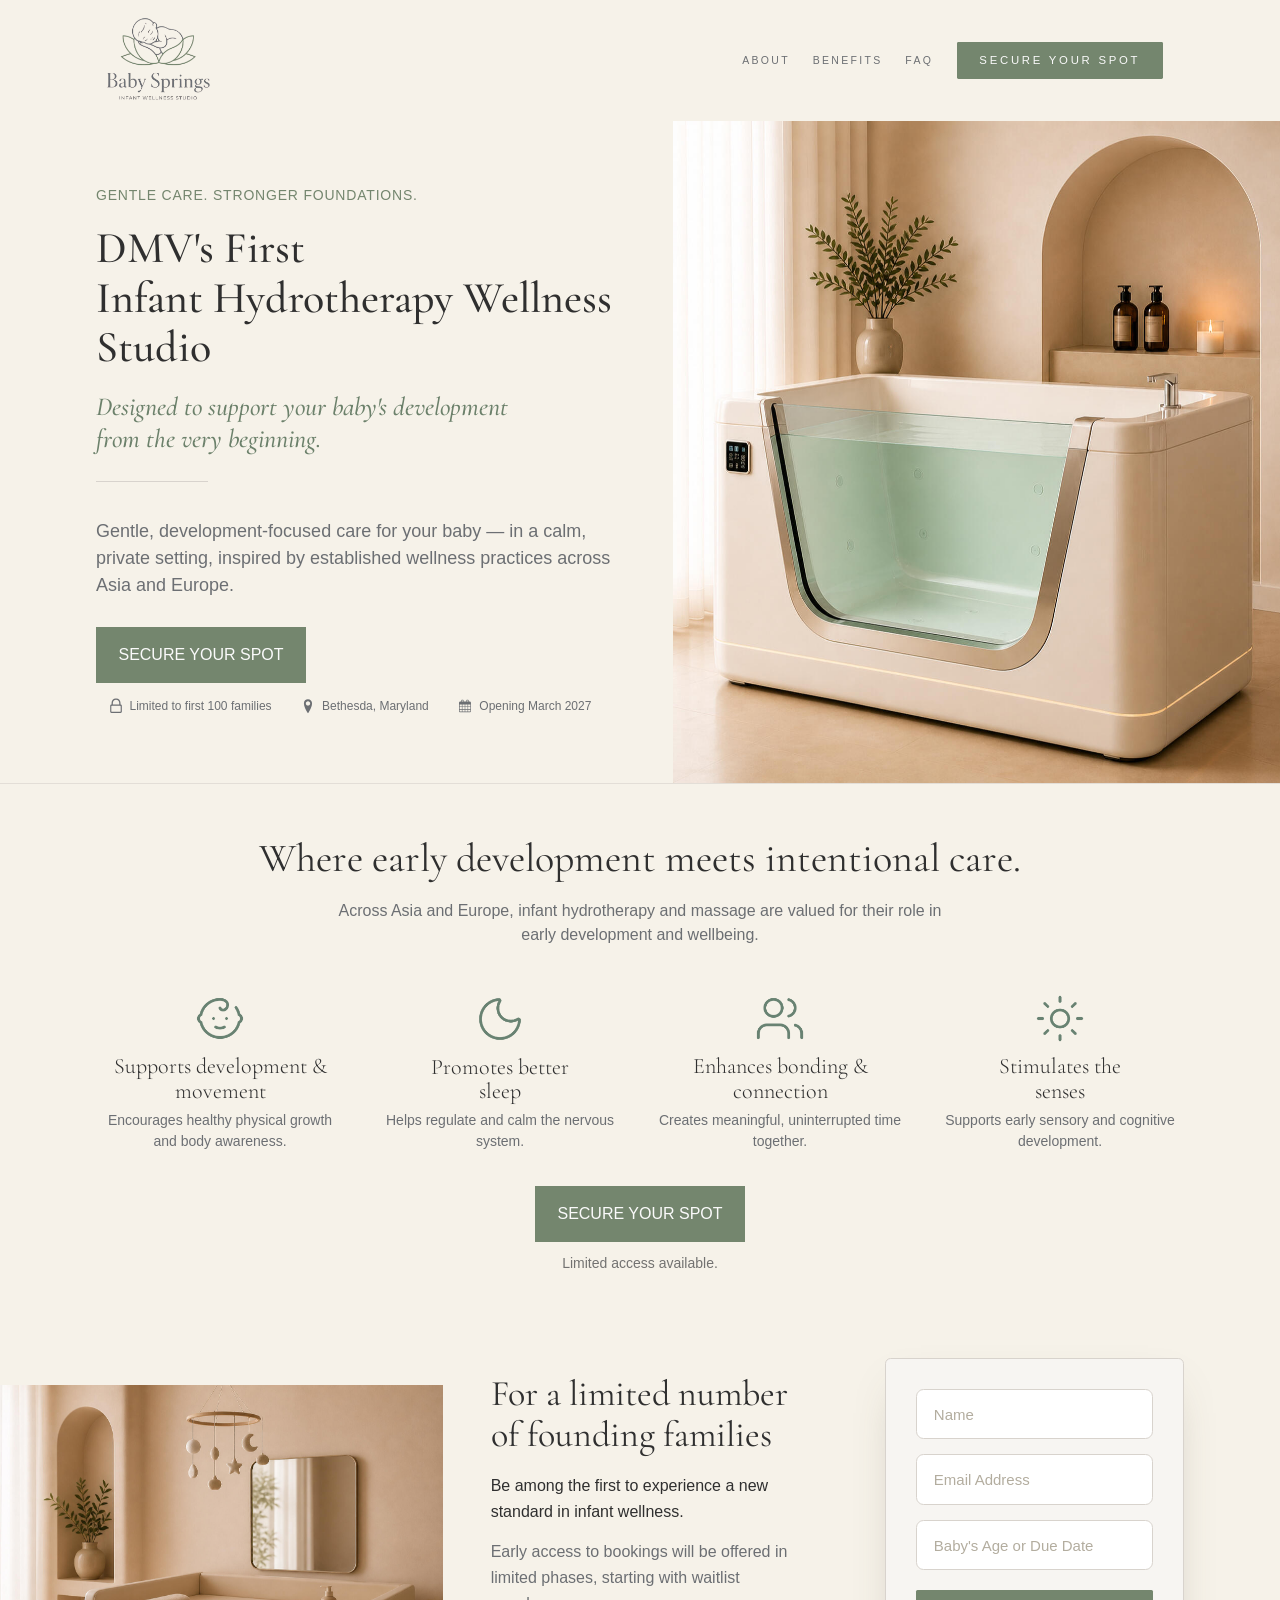
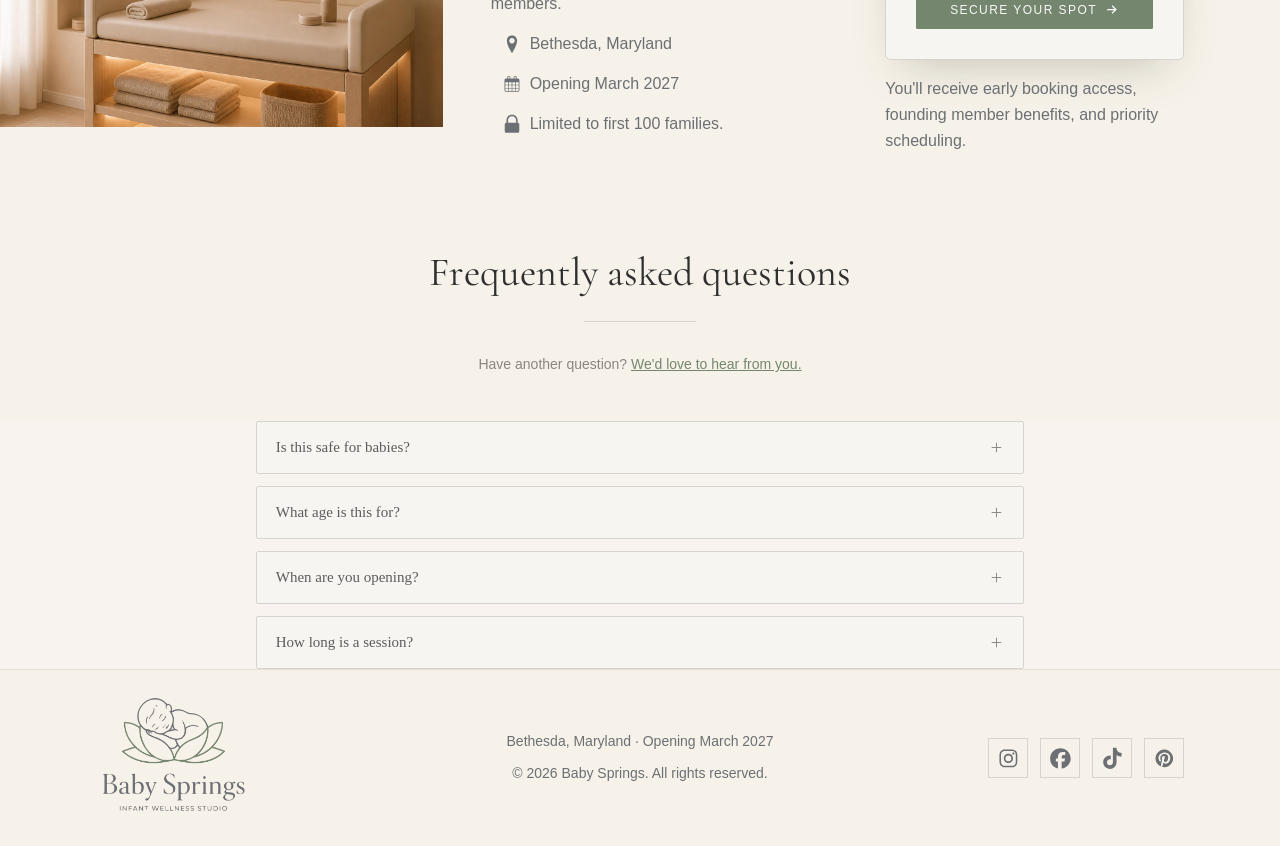
<file: index.html>
<!DOCTYPE HTML>
<html lang="en">
	<head>
		<title>Baby Springs — DMV&#039;s First Infant Hydrotherapy Wellness Studio</title>
		<meta charset="utf-8" />
		<meta name="viewport" content="width=device-width,initial-scale=1" />
		<meta name="color-scheme" content="light only" />
		<meta name="description" content="Gentle, development-focused infant hydrotherapy and wellness in Bethesda, Maryland. Join the founding waitlist. Opening March 2027." />
		<link rel="icon" type="image/png" href="assets/images/favicon.png" />
		<link rel="apple-touch-icon" href="assets/images/apple-touch-icon.png" />
		<link href="https://fonts.googleapis.com/css2?display=swap&family=Cormorant+Garamond:ital,wght@0,300;0,400;0,500;1,300;1,400;1,500" rel="stylesheet" type="text/css" />
		<link rel="stylesheet" href="assets/main.css" />
		<noscript><link rel="stylesheet" href="assets/noscript.css" /></noscript>
		<!-- qweoqwupeoiqwuewqe --><script type="text/javascript">
		(function(c,l,a,r,i,t,y){
		c[a]=c[a]||function(){(c[a].q=c[a].q||[]).push(arguments)};
		t=l.createElement(r);t.async=1;t.src="https://www.clarity.ms/tag/"+i;
		y=l.getElementsByTagName(r)[0];y.parentNode.insertBefore(t,y);
		})(window, document, "clarity", "script", "wqiiqhjcs1");
		</script><!-- mnbnbxmbzxmncbzxc -->
	</head>
	<body class="is-loading">
		<div class="site-wrapper">
			<div class="site-main" role="main">
				<div class="inner">
					<section id="home-section">
						<div id="container02" class="container-component instance-2 columns full screen">
							<div class="wrapper">
								<div class="inner">
									<div>
										<div id="image03" class="image-component instance-3">
											<a onclick="_scrollToTop();" tabindex="0" class="frame"><img src="assets/images/image03.png" alt="" /></a>
										</div>
									</div>
									<div>
										<div id="embed02" class="embed-component instance-2">
											<!-- qweoqwupeoiqwuewqe --><!-- Baby Springs — Nav Menu (sn-nav template, Carrd-safe) -->
											<link rel="preconnect" href="https://fonts.googleapis.com" />
											<link rel="preconnect" href="https://fonts.gstatic.com" crossorigin />
											
											<style>
											:root {
											--mbm-main-font: Arial, sans-serif;
											--mbm-font-size-base: 14px;
											--primary-color: #f7f5f2;
											--secondary-color: #2f2f2f;
											--muted-color: #6C6F73;
											--link-hover: #74866E;
											--button-bg: #74866E;
											--button-bg-hover: #5f7e6e;
											--button-text: #fafafa;
											--button-radius: 0.125em;
											--border-color: #d8d3cd;
											}
											
											.sn-nav *,
											.sn-nav *::before,
											.sn-nav *::after {
											box-sizing: border-box;
											margin: 0;
											padding: 0;
											}
											
											.sn-nav {
											background: transparent;
											padding: 0 1.5em;
											display: flex;
											align-items: center;
											justify-content: flex-end;
											font-family: var(--mbm-main-font);
											font-size: var(--mbm-font-size-base);
											height: 4.5em;
											position: relative;
											}
											
											.sn-menu {
											list-style: none;
											display: flex;
											align-items: center;
											gap: 0.5em;
											}
											
											.sn-menu li a {
											display: block;
											color: var(--muted-color);
											text-decoration: none;
											padding: 0.5em 0.75em;
											position: relative;
											font-family: var(--mbm-main-font);
											font-weight: 400;
											font-size: 0.75em;
											letter-spacing: 0.22em;
											text-transform: uppercase;
											transition: color 0.2s;
											}
											
											.sn-menu li a:hover {
											color: var(--link-hover);
											}
											
											.sn-menu li a::after {
											content: "";
											position: absolute;
											bottom: 0.125em;
											left: 50%;
											width: 0;
											height: 0.125em;
											background-color: var(--link-hover);
											transition: width 0.3s ease-in-out, left 0.3s ease-in-out;
											}
											
											.sn-menu li a:hover::after {
											width: calc(100% - 1.5em);
											left: 0.75em;
											}
											
											/* ---- CTA BUTTON ---- */
											.sn-menu li a.sn-button-style {
											background-color: var(--button-bg);
											color: var(--button-text);
											border-radius: var(--button-radius);
											padding: 1.15em 2em;
											margin-left: 0.75em;
											font-family: var(--mbm-main-font);
											font-weight: 400;
											font-size: 0.8125em;
											letter-spacing: 0.24em;
											text-transform: uppercase;
											transition: background-color 0.2s ease;
											}
											
											.sn-menu li a.sn-button-style:hover {
											background-color: var(--button-bg-hover);
											color: var(--button-text);
											}
											
											.sn-menu li a.sn-button-style::after {
											display: none;
											}
											
											/* Show desktop CTA only on desktop */
											.sn-cta-desktop { display: list-item; }
											.sn-cta-mobile { display: none; }
											
											/* ---- HAMBURGER ---- */
											.sn-hamburger {
											display: none;
											cursor: pointer;
											padding: 0.5em;
											}
											
											.sn-hamburger .sn-bar {
											display: block;
											width: 1.5em;
											height: 0.125em;
											background-color: var(--secondary-color);
											margin: 0.3125em 0;
											border-radius: 0.125em;
											transition: background-color 0.2s;
											}
											
											#sn-menu-toggle { display: none; }
											.sn-close-button { display: none; }
											
											/* ---- MOBILE ---- */
											@media (max-width: 768px) {
											.sn-nav {
											justify-content: flex-end;
											}
											
											.sn-hamburger { display: block; }
											
											/* Swap CTAs on mobile */
											.sn-cta-desktop { display: none; }
											.sn-cta-mobile { display: list-item; }
											
											.sn-menu {
											position: absolute;
											width: 100%;
											top: 4.5em;
											left: 0;
											background-color: var(--primary-color);
											border-top: 0.0625em solid var(--border-color);
											text-align: center;
											padding: 1.5em 0 2em;
											display: none;
											flex-direction: column;
											gap: 0;
											z-index: 999;
											box-shadow: 0 0.5em 1.5em #0000001A;
											}
											
											.sn-menu li { width: 100%; }
											
											.sn-menu li a {
											padding: 0.875em 1.5em;
											font-size: 0.75em;
											border-bottom: 0.0625em solid var(--border-color);
											color: var(--muted-color);
											}
											
											.sn-menu li a:hover {
											color: var(--link-hover);
											}
											
											.sn-menu li a::after { display: none; }
											
											.sn-menu li a.sn-button-style {
											margin: 1em 1.5em 0;
											width: calc(100% - 3em);
											border-radius: var(--button-radius);
											border-bottom: none;
											display: block;
											text-align: center;
											}
											
											#sn-menu-toggle:checked ~ .sn-menu { display: flex; }
											
											.sn-close-button {
											display: block;
											position: absolute;
											top: 1em;
											right: 1.5em;
											background: none;
											border: none;
											font-size: 1.25em;
											color: var(--secondary-color);
											cursor: pointer;
											font-family: var(--mbm-main-font);
											line-height: 1;
											}
											}
											</style>
											
											<nav class="sn-nav">
											<input type="checkbox" id="sn-menu-toggle" />
											<label for="sn-menu-toggle" class="sn-hamburger">
											<span class="sn-bar"></span>
											<span class="sn-bar"></span>
											<span class="sn-bar"></span>
											</label>
											<ul class="sn-menu">
											<button class="sn-close-button" type="button">&#x2715;</button>
											<li><a href="#about">About</a></li>
											
											<li><a href="#benefit">Benefits</a></li>
											<li><a href="#faq">FAQ</a></li>
											<li class="sn-cta-desktop"><a href="#spot" class="sn-button-style">Secure Your Spot</a></li>
											<li class="sn-cta-mobile"><a href="#spot-mobile" class="sn-button-style">Secure Your Spot</a></li>
											</ul>
											</nav>
											
											<unloaded-script>
											(function () {
											var toggle = document.getElementById("sn-menu-toggle");
											var closeBtn = document.querySelector(".sn-close-button");
											
											if (closeBtn) {
											closeBtn.addEventListener("click", function () {
											if (toggle) toggle.checked = false;
											});
											}
											
											document.querySelectorAll(".sn-menu a").forEach(function (link) {
											link.addEventListener("click", function () {
											if (toggle) toggle.checked = false;
											});
											});
											})();
											</unloaded-script><!-- mnbnbxmbzxmncbzxc -->
										</div>
									</div>
								</div>
							</div>
						</div>
						<div id="container12" data-scroll-id="about" data-scroll-behavior="default" data-scroll-offset="0" data-scroll-speed="3" class="container-component instance-12 columns full screen">
							<div class="wrapper">
								<div class="inner">
									<div>
										<p id="text26" class="text-component instance-26">Gentle Care. Stronger Foundations.</p>
										<h1 id="text30" class="text-component instance-30"><span class="p">DMV&#39;s First<br />Infant Hydrotherapy Wellness Studio</span></h1>
										<p id="text31" class="text-component instance-31"><em>Designed to support your baby&#39;s development from the very beginning.</em></p>
										<hr id="divider06" class="divider-component instance-6">
										<p id="text32" class="text-component instance-32">Gentle, development-focused care for your baby — in a calm, private setting, inspired by established wellness practices across Asia and Europe.</p>
										<ul id="buttons08" class="buttons-component instance-8" data-visibility="desktop">
											<li>
												<a href="#spot" class="n01" role="button">Secure Your Spot</a>
											</li>
										</ul>
										<ul id="buttons09" class="buttons-component instance-9" data-visibility="mobile">
											<li>
												<a href="#spot-mobile" class="n01" role="button">Secure Your Spot</a>
											</li>
										</ul>
										<ul id="buttons10" class="buttons-component instance-10">
											<li>
												<a  class="n01" role="button"><svg aria-labelledby="buttons10-icon-1-title"><title id="buttons10-icon-1-title">Lock (Alt)</title><use xlink:href="assets/icons.svg#lock-alt"></use></svg><span class="label">Limited to first 100 families</span></a>
											</li><li>
												<a  class="n02" role="button"><svg aria-labelledby="buttons10-icon-2-title"><title id="buttons10-icon-2-title">Location</title><use xlink:href="assets/icons.svg#location"></use></svg><span class="label">Bethesda, Maryland</span></a>
											</li><li>
												<a href="#" class="n03" role="button"><svg aria-labelledby="buttons10-icon-3-title"><title id="buttons10-icon-3-title">Calendar</title><use xlink:href="assets/icons.svg#calendar"></use></svg><span class="label">Opening March 2027</span></a>
											</li>
										</ul>
									</div>
									<div>
										<div id="image02" class="image-component instance-2 full">
											<span class="frame"><img src="assets/images/image02.jpg" alt="" /></span>
										</div>
									</div>
								</div>
							</div>
						</div>
						<div id="container09" data-scroll-id="benefit" data-scroll-behavior="default" data-scroll-offset="0" data-scroll-speed="3" class="container-component instance-9 default full screen">
							<div class="wrapper">
								<div class="inner">
									<hr id="divider04" class="divider-component instance-4">
								</div>
							</div>
						</div>
						<div id="container07" class="container-component instance-7 default full screen">
							<div class="wrapper">
								<div class="inner">
									<h2 id="text13" class="text-component instance-13">Where early development meets intentional care.</h2>
									<p id="text14" class="text-component instance-14">Across Asia and Europe, infant hydrotherapy and massage are valued for their role in early development and wellbeing.</p>
								</div>
							</div>
						</div>
						<div id="container01" class="container-component instance-1 columns full screen">
							<div class="wrapper">
								<div class="inner">
									<div>
										<div id="image07" class="image-component instance-7">
											<a onclick="_scrollToTop();" tabindex="0" class="frame"><img src="assets/images/image07.png" alt="" /></a>
										</div>
										<p id="text15" class="text-component instance-15">Supports development &amp; movement</p>
										<p id="text18" class="text-component instance-18">Encourages healthy physical growth and body awareness.</p>
									</div>
									<div>
										<div id="image08" class="image-component instance-8">
											<a onclick="_scrollToTop();" tabindex="0" class="frame"><img src="assets/images/image08.png" alt="" /></a>
										</div>
										<p id="text27" class="text-component instance-27" data-visibility="desktop"><span class="p">Promotes better<br />sleep</span></p>
										<p id="text16" class="text-component instance-16" data-visibility="mobile">Promotes better sleep</p>
										<p id="text19" class="text-component instance-19">Helps regulate and calm the nervous system.</p>
									</div>
									<div>
										<div id="image09" class="image-component instance-9">
											<a onclick="_scrollToTop();" tabindex="0" class="frame"><img src="assets/images/image09.png" alt="" /></a>
										</div>
										<p id="text17" class="text-component instance-17">Enhances bonding &amp; connection</p>
										<p id="text20" class="text-component instance-20">Creates meaningful, uninterrupted time together.</p>
									</div>
									<div>
										<div id="image06" class="image-component instance-6">
											<a onclick="_scrollToTop();" tabindex="0" class="frame"><img src="assets/images/image06.png" alt="" /></a>
										</div>
										<p id="text28" class="text-component instance-28" data-visibility="desktop"><span class="p">Stimulates the<br />senses</span></p>
										<p id="text06" class="text-component instance-6" data-visibility="mobile">Stimulates the senses</p>
										<p id="text10" class="text-component instance-10">Supports early sensory and cognitive development.</p>
									</div>
								</div>
							</div>
						</div>
						<div id="container05" class="container-component instance-5 default full screen">
							<div class="wrapper">
								<div class="inner">
									<hr id="divider03" class="divider-component instance-3" data-visibility="mobile">
									<ul id="buttons02" class="buttons-component instance-2" data-visibility="desktop">
										<li>
											<a href="#spot" class="n01" role="button">Secure Your Spot</a>
										</li>
									</ul>
									<ul id="buttons06" class="buttons-component instance-6" data-visibility="mobile">
										<li>
											<a href="#spot-mobile" class="n01" role="button">Secure Your Spot</a>
										</li>
									</ul>
									<p id="text05" class="text-component instance-5">Limited access available.</p>
									<hr id="divider05" class="divider-component instance-5">
								</div>
							</div>
						</div>
						<div id="container06" data-scroll-id="spot" data-scroll-behavior="default" data-scroll-offset="0" data-scroll-speed="3" class="container-component instance-6 columns full screen" data-visibility="desktop">
							<div class="wrapper">
								<div class="inner">
									<div>
										<div id="image01" class="image-component instance-1 full">
											<span class="frame"><img src="assets/images/image01.jpg" alt="" /></span>
										</div>
									</div>
									<div>
										<h3 id="text01" class="text-component instance-1"><span class="p">For a limited number<br />of founding families</span></h3>
										<p id="text09" class="text-component instance-9">Be among the first to experience a new standard in infant wellness.</p>
										<p id="text21" class="text-component instance-21">Early access to bookings will be offered in limited phases, starting with waitlist members.</p>
										<ul id="buttons01" class="buttons-component instance-1">
											<li>
												<a  class="n01" role="button"><svg aria-labelledby="buttons01-icon-1-title"><title id="buttons01-icon-1-title">Location</title><use xlink:href="assets/icons.svg#location"></use></svg><span class="label">Bethesda, Maryland</span></a>
											</li><li>
												<a href="#" class="n02" role="button"><svg aria-labelledby="buttons01-icon-2-title"><title id="buttons01-icon-2-title">Calendar</title><use xlink:href="assets/icons.svg#calendar"></use></svg><span class="label">Opening March 2027</span></a>
											</li><li>
												<a  class="n03" role="button"><svg aria-labelledby="buttons01-icon-3-title"><title id="buttons01-icon-3-title">Lock</title><use xlink:href="assets/icons.svg#lock"></use></svg><span class="label">Limited to first 100 families.</span></a>
											</li>
										</ul>
									</div>
									<div>
										<form class="bs-wl-form" id="form02" novalidate>
											<!-- qweoqwupeoiqwuewqe --><!-- Baby Springs — Waitlist Form (ported from the working static-site version) -->
											<style>
											.bs-wl-form {
											font-size: 15px;
											font-family: Arial, sans-serif;
											background: #f7f5f2;
											border: 1px solid #d8d3cd;
											border-radius: 0.375em;
											padding: 2em;
											box-shadow: 0 1.25em 3em -1.25em rgba(90,80,60,.35);
											}
											.bs-wl-field { position: relative; margin-bottom: 1em; }
											.bs-wl-field input {
											width: 100%;
											padding: 1.05em 1.1em;
											border: 1px solid #d8d3cd;
											border-radius: 0.5em;
											background: #fff;
											font-family: inherit;
											font-size: 1em;
											color: #2f2f2f;
											transition: border-color .3s, box-shadow .3s;
											}
											.bs-wl-field input::placeholder { color: #b3ad9f; }
											.bs-wl-field input:focus {
											outline: none;
											border-color: #74866E;
											box-shadow: 0 0 0 0.1875em rgba(116,134,110,.18);
											}
											.bs-wl-btn {
											width: 100%;
											margin-top: .4em;
											display: inline-flex;
											align-items: center;
											justify-content: center;
											gap: .6em;
											padding: 1em 1.2em;
											border: 0;
											border-radius: 0.125em;
											background: #74866E;
											color: #fafafa;
											font-family: inherit;
											font-size: .8em;
											font-weight: 400;
											letter-spacing: .12em;
											text-transform: uppercase;
											cursor: pointer;
											transition: background-color .2s ease;
											}
											.bs-wl-btn:hover { background: #5f7e6e; }
											.bs-wl-btn:disabled { opacity: .7; cursor: not-allowed; }
											.bs-wl-error { display: none; font-size: .85em; color: #b3453a; margin-top: .9em; text-align: center; }
											.bs-wl-error.show { display: block; }
											</style>
											<div class="bs-wl-inner">
												<div class="bs-wl-field"><input type="text" name="name" id="form02-name" placeholder="Name" required /></div>
												<div class="bs-wl-field"><input type="email" name="email" id="form02-email" placeholder="Email Address" required /></div>
												<div class="bs-wl-field"><input type="text" name="baby_age_or_due_date" id="form02-baby_age_or_due_date" placeholder="Baby&#039;s Age or Due Date" /></div>
												<button class="bs-wl-btn" type="submit" id="form02-submitBtn">
													<span class="bs-wl-btn-label">Secure Your Spot</span>
													<svg width="15" height="15" viewBox="0 0 24 24" fill="none" stroke="currentColor" stroke-width="2"><path d="M5 12h14M13 6l6 6-6 6"/></svg>
												</button>
												<p class="bs-wl-error" id="form02-error" role="alert"></p>
											</div>
										</form>
										<p id="text22" class="text-component instance-22">You&#39;ll receive early booking access, founding member benefits, and priority scheduling.</p>
									</div>
								</div>
							</div>
						</div>
						<div id="container10" data-scroll-id="spot-mobile" data-scroll-behavior="default" data-scroll-offset="10" data-scroll-speed="3" class="container-component instance-10 columns full screen" data-visibility="mobile">
							<div class="wrapper">
								<div class="inner">
									<div>
										<div id="image05" class="image-component instance-5 full">
											<span class="frame"><img src="assets/images/image05.jpg" alt="" /></span>
										</div>
									</div>
									<div>
										<form class="bs-wl-form" id="form03" novalidate>
											<div class="bs-wl-inner">
												<div class="bs-wl-field"><input type="text" name="name" id="form03-name" placeholder="Name" required /></div>
												<div class="bs-wl-field"><input type="email" name="email" id="form03-email" placeholder="Email Address" required /></div>
												<div class="bs-wl-field"><input type="text" name="baby_age_or_due_date" id="form03-baby_age_or_due_date" placeholder="Baby&#039;s Age or Due Date" /></div>
												<button class="bs-wl-btn" type="submit" id="form03-submitBtn">
													<span class="bs-wl-btn-label">Secure Your Spot</span>
													<svg width="15" height="15" viewBox="0 0 24 24" fill="none" stroke="currentColor" stroke-width="2"><path d="M5 12h14M13 6l6 6-6 6"/></svg>
												</button>
												<p class="bs-wl-error" id="form03-error" role="alert"></p>
											</div>
										</form>
										<p id="text29" class="text-component instance-29">You&#39;ll receive early booking access, founding member benefits, and priority scheduling.</p>
									</div>
									<div>
										<h3 id="text23" class="text-component instance-23"><span class="p">For a limited number<br />of founding families</span></h3>
										<p id="text24" class="text-component instance-24">Be among the first to experience a new standard in infant wellness.</p>
										<p id="text25" class="text-component instance-25">Early access to bookings will be offered in limited phases, starting with waitlist members.</p>
										<ul id="buttons03" class="buttons-component instance-3">
											<li>
												<a  class="n01" role="button"><svg aria-labelledby="buttons03-icon-1-title"><title id="buttons03-icon-1-title">Location</title><use xlink:href="assets/icons.svg#location"></use></svg><span class="label">Bethesda, Maryland</span></a>
											</li><li>
												<a href="#" class="n02" role="button"><svg aria-labelledby="buttons03-icon-2-title"><title id="buttons03-icon-2-title">Calendar</title><use xlink:href="assets/icons.svg#calendar"></use></svg><span class="label">Opening March 2027</span></a>
											</li><li>
												<a  class="n03" role="button"><svg aria-labelledby="buttons03-icon-3-title"><title id="buttons03-icon-3-title">Lock</title><use xlink:href="assets/icons.svg#lock"></use></svg><span class="label">Limited to first 100 families.</span></a>
											</li>
										</ul>
									</div>
								</div>
							</div>
						</div>
						<div id="container04" data-scroll-id="faq" data-scroll-behavior="default" data-scroll-offset="0" data-scroll-speed="3" class="container-component instance-4 default full screen">
							<div class="wrapper">
								<div class="inner">
									<h2 id="text07" class="text-component instance-7">Frequently asked questions</h2>
									<hr id="divider01" class="divider-component instance-1">
									<p id="text08" class="text-component instance-8">Have another question? <a href="mailto:hello@babyspringsstudio.com?subject=Baby%20Springs%20Inquiry&body=Hello%20Baby%20Springs%2C%0D%0A%0D%0AI%27d%20love%20to%20learn%20more%20about%20your%20infant%20wellness%20studio.%0D%0A%0D%0AName%3A%0D%0A%0D%0ABaby%27s%20Age%20(or%20Due%20Date)%3A%0D%0A%0D%0AQuestion%3A">We&#39;d love to hear from you.</a></p>
								</div>
							</div>
						</div>
						<div id="embed01" class="embed-component instance-1">
							<!-- qweoqwupeoiqwuewqe --><!-- Baby Springs — FAQ List Embed (Carrd-safe) -->
							<link href="https://fonts.googleapis.com/css2?family=Cormorant+Garamond:wght@400&display=swap" rel="stylesheet">
							
							<style>
							.bs-faq,
							.bs-faq * {
							box-sizing: border-box;
							}
							
							.bs-faq {
							max-width: 48em;
							margin: 0 auto;
							font-family: "Helvetica Neue";
							color: #5C5C5C;
							line-height: 1.5;
							}
							
							.bs-faq .bs-faq-list {
							margin: 0;
							padding: 0;
							list-style: none;
							display: flex;
							flex-direction: column;
							gap: 0.75em;
							}
							
							.bs-faq .bs-faq-item {
							border: 0.0625em solid #d8d3cd;
							background: #f7f5f2;
							border-radius: 0.125em;
							overflow: hidden;
							}
							
							.bs-faq .bs-faq-q {
							width: 100%;
							display: flex;
							align-items: center;
							justify-content: space-between;
							gap: 1em;
							padding: 1em 1.25em;
							text-align: left;
							font-family: "Helvetica Neue";
							font-size: 0.9375em;
							font-weight: 400;
							color: #5C5C5C;
							background: none;
							border: 0;
							cursor: pointer;
							line-height: 1.4;
							}
							
							.bs-faq .bs-faq-q svg {
							width: 1em;
							height: 1em;
							flex-shrink: 0;
							color: #8a8580;
							stroke: currentColor;
							fill: none;
							stroke-width: 1.5;
							stroke-linecap: round;
							stroke-linejoin: round;
							display: block;
							}
							
							.bs-faq .bs-faq-a {
							padding: 0 1.25em 1.25em;
							font-family: "Helvetica Neue";
							font-size: 0.875em;
							line-height: 1.6;
							color: #5C5C5CCC;
							display: none;
							}
							
							.bs-faq .bs-faq-item.bs-open .bs-faq-a {
							display: block;
							}
							
							.bs-faq .bs-faq-item.bs-open .bs-icon-plus {
							display: none;
							}
							
							.bs-faq .bs-faq-item:not(.bs-open) .bs-icon-minus {
							display: none;
							}
							</style>
							
							<div class="bs-faq">
							<ul class="bs-faq-list">
							
							<li class="bs-faq-item">
							<button class="bs-faq-q" type="button" aria-expanded="false">
							<span>Is this safe for babies?</span>
							<svg class="bs-icon-plus" viewBox="0 0 24 24" xmlns="http://www.w3.org/2000/svg">
							<line x1="12" y1="5" x2="12" y2="19"/>
							<line x1="5" y1="12" x2="19" y2="12"/>
							</svg>
							<svg class="bs-icon-minus" viewBox="0 0 24 24" xmlns="http://www.w3.org/2000/svg">
							<line x1="5" y1="12" x2="19" y2="12"/>
							</svg>
							</button>
							<div class="bs-faq-a">Yes. Sessions are gentle, temperature-controlled, and designed specifically for infants using widely established hydrotherapy practices.</div>
							</li>
							
							<li class="bs-faq-item">
							<button class="bs-faq-q" type="button" aria-expanded="false">
							<span>What age is this for?</span>
							<svg class="bs-icon-plus" viewBox="0 0 24 24" xmlns="http://www.w3.org/2000/svg">
							<line x1="12" y1="5" x2="12" y2="19"/>
							<line x1="5" y1="12" x2="19" y2="12"/>
							</svg>
							<svg class="bs-icon-minus" viewBox="0 0 24 24" xmlns="http://www.w3.org/2000/svg">
							<line x1="5" y1="12" x2="19" y2="12"/>
							</svg>
							</button>
							<div class="bs-faq-a">Baby Springs sessions are designed for infants approximately 1–12 months old. Massage services are also available for toddlers up to 24 months depending on developmental stage and comfort.</div>
							</li>
							
							<li class="bs-faq-item">
							<button class="bs-faq-q" type="button" aria-expanded="false">
							<span>When are you opening?</span>
							<svg class="bs-icon-plus" viewBox="0 0 24 24" xmlns="http://www.w3.org/2000/svg">
							<line x1="12" y1="5" x2="12" y2="19"/>
							<line x1="5" y1="12" x2="19" y2="12"/>
							</svg>
							<svg class="bs-icon-minus" viewBox="0 0 24 24" xmlns="http://www.w3.org/2000/svg">
							<line x1="5" y1="12" x2="19" y2="12"/>
							</svg>
							</button>
							<div class="bs-faq-a">Baby Springs is planned to open in March 2027. Join our waitlist to receive early access, opening updates, and founding member perks.</div>
							</li>
							
							<li class="bs-faq-item">
							<button class="bs-faq-q" type="button" aria-expanded="false">
							<span>How long is a session?</span>
							<svg class="bs-icon-plus" viewBox="0 0 24 24" xmlns="http://www.w3.org/2000/svg">
							<line x1="12" y1="5" x2="12" y2="19"/>
							<line x1="5" y1="12" x2="19" y2="12"/>
							</svg>
							<svg class="bs-icon-minus" viewBox="0 0 24 24" xmlns="http://www.w3.org/2000/svg">
							<line x1="5" y1="12" x2="19" y2="12"/>
							</svg>
							</button>
							<div class="bs-faq-a"> Most sessions last approximately 30
							minutes. A typical session includes gentle stretching, hydrotherapy, a warm rinse-off, infant massage, and a calming facial — all thoughtfully designed in a peaceful private
							setting.</div>
							</li>
							
							</ul>
							</div><!-- mnbnbxmbzxmncbzxc -->
						</div>
						<div id="embed07" class="embed-component instance-7">
							<!-- qweoqwupeoiqwuewqe --><unloaded-script>
							window.addEventListener('load', function () {
							var faq = document.querySelector('.bs-faq');
							if (!faq) return;
							
							var items = faq.querySelectorAll('.bs-faq-item');
							
							items.forEach(function (item) {
							var btn = item.querySelector('.bs-faq-q');
							if (!btn) return;
							
							btn.addEventListener('click', function () {
							var isOpen = item.classList.contains('bs-open');
							
							items.forEach(function (i) {
							i.classList.remove('bs-open');
							var b = i.querySelector('.bs-faq-q');
							if (b) b.setAttribute('aria-expanded', 'false');
							});
							
							if (!isOpen) {
							item.classList.add('bs-open');
							btn.setAttribute('aria-expanded', 'true');
							}
							});
							});
							});
							</unloaded-script><!-- mnbnbxmbzxmncbzxc -->
						</div>
						<div id="container11" class="container-component instance-11 columns full screen">
							<div class="wrapper">
								<div class="inner">
									<div>
										<div id="image11" class="image-component instance-11">
											<a onclick="_scrollToTop();" tabindex="0" class="frame"><img src="assets/images/image11.png" alt="" /></a>
										</div>
									</div>
									<div>
										<p id="text02" class="text-component instance-2"><span class="p">Bethesda, Maryland · Opening March 2027</span><span class="p">© 2026 Baby Springs. All rights reserved.</span></p>
									</div>
									<div>
										<ul id="icons02" class="icons-component instance-2">
											<li>
												<a class="n01" href="https://www.instagram.com/babysprings.studio" target="_blank" role="button">
													<svg aria-labelledby="icons02-icon-1-title"><title id="icons02-icon-1-title">Instagram</title><use xlink:href="assets/icons.svg#instagram"></use></svg>
													<span class="label">Instagram</span>
												</a>
											</li><li>
												<a class="n02" href="https://www.facebook.com/people/Baby-Springs/61585545691683" target="_blank" role="button">
													<svg aria-labelledby="icons02-icon-2-title"><title id="icons02-icon-2-title">Facebook</title><use xlink:href="assets/icons.svg#facebook"></use></svg>
													<span class="label">Facebook</span>
												</a>
											</li><li>
												<a class="n03" href="https://www.tiktok.com/@babysprings.studio" target="_blank" role="button">
													<svg aria-labelledby="icons02-icon-3-title"><title id="icons02-icon-3-title">TikTok</title><use xlink:href="assets/icons.svg#tiktok"></use></svg>
													<span class="label">TikTok</span>
												</a>
											</li><li>
												<a class="n04" href="https://www.pinterest.com/BabySpringsStudio" target="_blank" role="button">
													<svg aria-labelledby="icons02-icon-4-title"><title id="icons02-icon-4-title">Pinterest</title><use xlink:href="assets/icons.svg#pinterest"></use></svg>
													<span class="label">Pinterest</span>
												</a>
											</li>
										</ul>
									</div>
								</div>
							</div>
						</div>
					</section>
				</div>
			</div>
		</div>
		<script src="assets/main.js"></script>
		<!-- qweoqwupeoiqwuewqe --><!-- Baby Springs — Klaviyo waitlist subscribe (Client Subscribe Profiles API) -->
		<script>
		(function () {
		'use strict';

		var KLAVIYO_LIST_ID = 'Um8kBy';
		var KLAVIYO_PUBLIC_API_KEY = 'Sqxup7';
		var KLAVIYO_API_REVISION = '2026-04-15';
		var KLAVIYO_SUBSCRIBE_URL = 'https://a.klaviyo.com/client/subscriptions/?company_id=' + encodeURIComponent(KLAVIYO_PUBLIC_API_KEY);
		var EMAIL_RE = /^[^\s@]+@[^\s@]+\.[^\s@]+$/;

		function setupWaitlistForm(form) {
		if (!form) return;

		var errorEl = form.querySelector('.bs-wl-error');
		var submitBtn = form.querySelector('.bs-wl-btn');
		var btnLabel = submitBtn.querySelector('.bs-wl-btn-label');
		var defaultLabel = btnLabel.textContent;
		var isSubmitting = false;

		// Looks up a field by trying several likely name/id variants, so this
		// script keeps working even if the HTML field names change later.
		function findField(candidates) {
		for (var i = 0; i < candidates.length; i++) {
		var el = form.querySelector('[name="' + candidates[i] + '"]') || form.querySelector('#' + candidates[i]);
		if (el) return el;
		}
		return null;
		}

		function setLabel(text) {
		btnLabel.textContent = text;
		}
		function showError(message) {
		errorEl.textContent = message;
		errorEl.classList.add('show');
		}
		function clearError() {
		errorEl.textContent = '';
		errorEl.classList.remove('show');
		}

		form.addEventListener('submit', function (e) {
		e.preventDefault();
		if (isSubmitting) return;
		clearError();

		var nameField = findField(['name', 'full_name', 'fullname', 'customer_name']);
		var emailField = findField(['email', 'email_address']);
		var babyField = findField(['baby_age_or_due_date', 'baby', 'baby_age', 'due_date', 'dob']);

		var name = nameField ? nameField.value.trim() : '';
		var email = emailField ? emailField.value.trim() : '';
		var babyAge = babyField ? babyField.value.trim() : '';

		if (!name) {
		showError('Please enter your name.');
		if (nameField) nameField.focus();
		return;
		}
		if (!email) {
		showError('Please enter your email address.');
		if (emailField) emailField.focus();
		return;
		}
		if (!EMAIL_RE.test(email)) {
		showError('Please enter a valid email address.');
		if (emailField) emailField.focus();
		return;
		}

		isSubmitting = true;
		submitBtn.disabled = true;
		setLabel('Submitting...');

		var payload = {
		data: {
		type: 'subscription',
		attributes: {
		profile: {
		data: {
		type: 'profile',
		attributes: {
		email: email,
		properties: {
		full_name: name,
		baby_age: babyAge
		}
		},
		subscriptions: {
		email: { marketing: { consent: 'SUBSCRIBED' } }
		}
		}
		}
		},
		relationships: {
		list: { data: { type: 'list', id: KLAVIYO_LIST_ID } }
		}
		}
		};

		fetch(KLAVIYO_SUBSCRIBE_URL, {
		method: 'POST',
		headers: {
		'Content-Type': 'application/json',
		Accept: 'application/json',
		revision: KLAVIYO_API_REVISION
		},
		body: JSON.stringify(payload)
		})
		.then(function (response) {
		if (!response.ok) {
		return response.json().catch(function () { return null; }).then(function (errJson) {
		var detail = 'Klaviyo responded with status ' + response.status;
		if (errJson && errJson.errors && errJson.errors[0] && errJson.errors[0].detail) {
		detail = errJson.errors[0].detail;
		}
		throw new Error(detail);
		});
		}

		form.reset();
		window.location.href = 'thank-you.html';
		})
		.catch(function (err) {
		console.error('Klaviyo subscribe failed:', err);
		setLabel('Please try again.');
		showError('Something went wrong — please try again in a moment.');
		})
		.finally(function () {
		isSubmitting = false;
		submitBtn.disabled = false;
		setTimeout(function () {
		setLabel(defaultLabel);
		}, 2500);
		});
		});
		}

		document.addEventListener('DOMContentLoaded', function () {
		setupWaitlistForm(document.getElementById('form02'));
		setupWaitlistForm(document.getElementById('form03'));
		});
		})();
		</script><!-- mnbnbxmbzxmncbzxc -->
	</body>
</html>
</file>
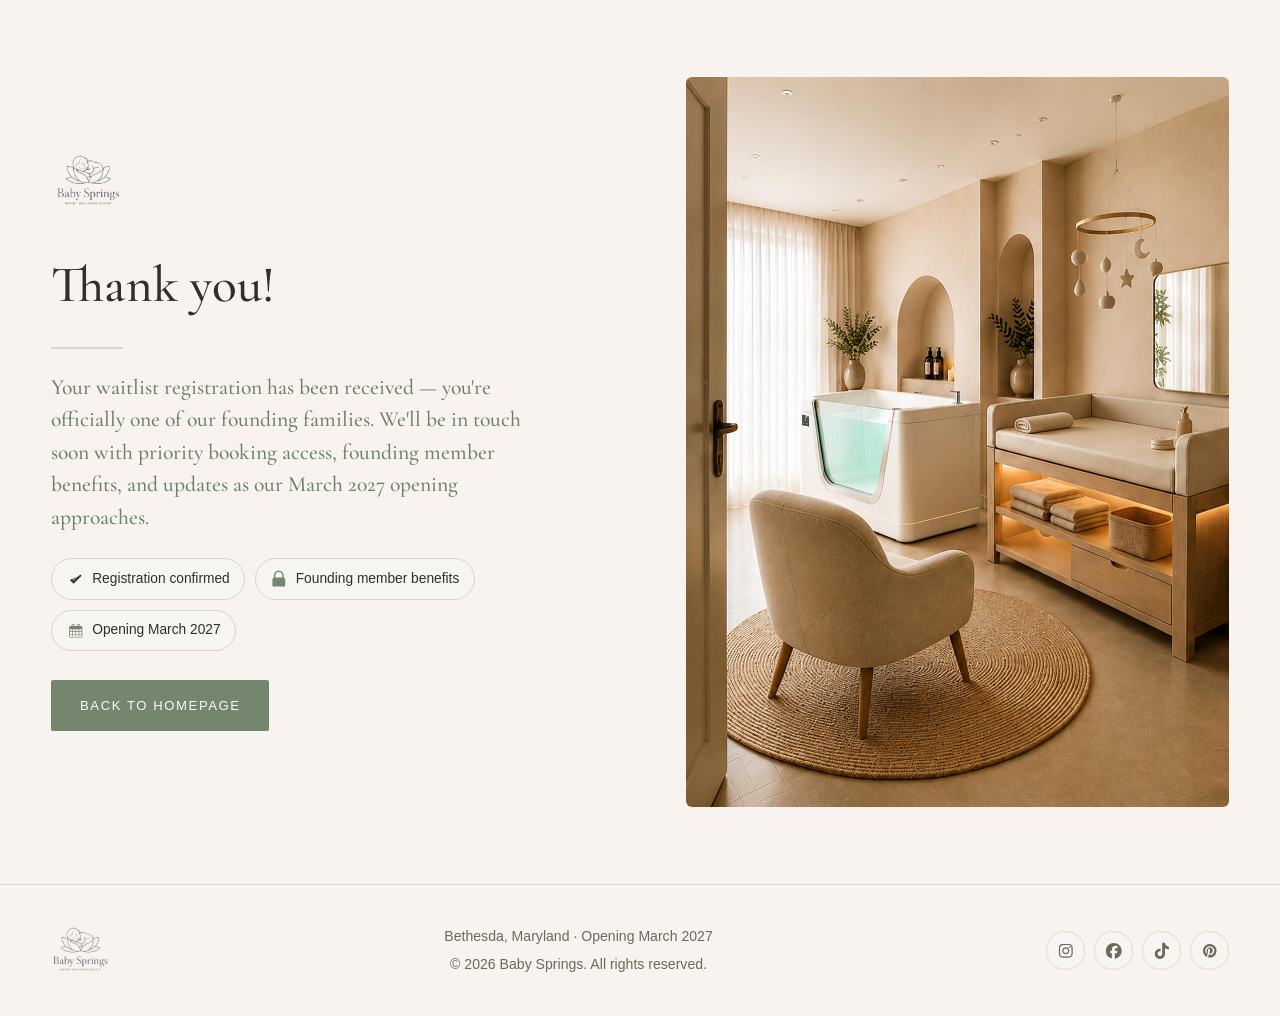
<file: thank-you.html>
<!DOCTYPE html>
<html lang="en">
<head>
	<meta charset="utf-8" />
	<meta name="viewport" content="width=device-width,initial-scale=1" />
	<meta name="color-scheme" content="light only" />
	<title>Thank You — Baby Springs</title>
	<meta name="description" content="Thank you for joining the Baby Springs founding waitlist." />
	<meta name="robots" content="noindex" />
	<link rel="icon" type="image/png" href="assets/images/favicon.png" />
	<link rel="apple-touch-icon" href="assets/images/apple-touch-icon.png" />
	<link rel="preconnect" href="https://fonts.googleapis.com" />
	<link rel="preconnect" href="https://fonts.gstatic.com" crossorigin />
	<link href="https://fonts.googleapis.com/css2?display=swap&family=Cormorant+Garamond:ital,wght@0,400;0,500;0,600;1,400" rel="stylesheet" type="text/css" />
	<style>
		* { margin: 0; padding: 0; box-sizing: border-box; }
		html { scroll-behavior: smooth; }
		body {
			font-family: Arial, Helvetica, sans-serif;
			background: #F8F3EF;
			color: #2f2f2f;
			line-height: 1.6;
			min-width: 320px;
		}
		a { color: inherit; text-decoration: none; }
		img { max-width: 100%; display: block; }
		.wrap { width: min(1180px, 92%); margin: 0 auto; }

		.ty-main { padding: clamp(2.5rem, 6vw, 5.5rem) 0; }
		.ty-grid {
			display: grid;
			grid-template-columns: 1.05fr 1fr;
			gap: clamp(2rem, 5vw, 4rem);
			align-items: center;
		}
		.ty-logo { display: inline-block; margin-bottom: 1.75rem; }
		.ty-logo img { height: 3.6rem; width: auto; }

		.ty-title {
			font-family: 'Cormorant Garamond', serif;
			font-weight: 500;
			font-size: clamp(2.4rem, 4.2vw, 3.2rem);
			color: #2f2f2f;
			margin-bottom: 1.2rem;
		}
		.ty-divider { width: 4.5rem; height: 2px; background: #d8d3cd; border: 0; margin-bottom: 1.4rem; }
		.ty-copy {
			font-family: 'Cormorant Garamond', serif;
			font-weight: 500;
			font-size: 1.35rem;
			line-height: 1.5;
			color: #6C816B;
			max-width: 30rem;
			margin-bottom: 1.6rem;
		}

		.ty-chips { list-style: none; display: flex; flex-wrap: wrap; gap: .6rem; margin-bottom: 1.8rem; }
		.ty-chips li a {
			display: inline-flex; align-items: center; gap: .5rem;
			padding: .55rem .9rem; border: 1px solid #d8d3cd; border-radius: 2rem;
			background: #f7f5f2; font-size: .86rem; color: #2f2f2f;
		}
		.ty-chips li svg { width: 1.1rem; height: 1.1rem; fill: #74866E; flex: none; }

		.ty-btn {
			display: inline-flex; align-items: center; gap: .6rem;
			padding: .95rem 1.8rem;
			background: #74866E; color: #fafafa; border-radius: 2px;
			font-size: .82rem; font-weight: 400; letter-spacing: .12em; text-transform: uppercase;
			transition: background-color .2s ease;
		}
		.ty-btn:hover { background: #5f7e6e; }

		.ty-image { border-radius: 6px; overflow: hidden; }
		.ty-image img { width: 100%; height: 100%; object-fit: cover; }

		@media (max-width: 860px) {
			.ty-grid { grid-template-columns: 1fr; }
			.ty-image { order: -1; max-height: 60vh; }
		}

		.ty-footer { border-top: 1px solid #e2dacb; padding: 2.5rem 0; }
		.ty-footer .wrap {
			display: grid;
			grid-template-columns: auto 1fr auto;
			align-items: center;
			gap: 1.5rem;
		}
		.ty-footer-logo img { height: 3.2rem; width: auto; }
		.ty-footer-meta { font-size: .88rem; color: #6d675c; text-align: center; }
		.ty-footer-meta p + p { margin-top: .3rem; }
		.ty-socials { display: flex; gap: .6rem; justify-content: flex-end; }
		.ty-socials a {
			width: 2.4rem; height: 2.4rem; border-radius: 50%;
			display: flex; align-items: center; justify-content: center;
			background: #f7f5f2; border: 1px solid #e2dacb;
			transition: background-color .2s ease;
		}
		.ty-socials a:hover { background: #74866E; }
		.ty-socials a:hover svg { fill: #fff; }
		.ty-socials svg { width: 1.1rem; height: 1.1rem; fill: #6d675c; transition: fill .2s ease; }

		@media (max-width: 700px) {
			.ty-footer .wrap { grid-template-columns: 1fr; text-align: center; }
			.ty-socials { justify-content: center; }
		}
	</style>
</head>
<body>
	<main class="ty-main">
		<div class="wrap">
			<div class="ty-grid">
				<div>
					<a href="index.html" class="ty-logo"><img src="assets/images/image03.png" alt="Baby Springs" /></a>
					<h1 class="ty-title">Thank you!</h1>
					<hr class="ty-divider" />
					<p class="ty-copy">Your waitlist registration has been received — you're officially one of our founding families. We'll be in touch soon with priority booking access, founding member benefits, and updates as our March 2027 opening approaches.</p>
					<ul class="ty-chips">
						<li><a role="button"><svg viewBox="0 0 24 24" fill="none" stroke="currentColor" stroke-width="2.4"><path d="M5 13l4 4L19 7"/></svg><span>Registration confirmed</span></a></li>
						<li><a role="button"><svg viewBox="0 0 40 40"><use xlink:href="assets/icons.svg#lock"></use></svg><span>Founding member benefits</span></a></li>
						<li><a role="button"><svg viewBox="0 0 40 40"><use xlink:href="assets/icons.svg#calendar"></use></svg><span>Opening March 2027</span></a></li>
					</ul>
					<a href="index.html" class="ty-btn">Back to homepage</a>
				</div>
				<div class="ty-image">
					<img src="assets/images/image04.jpg" alt="" />
				</div>
			</div>
		</div>
	</main>

	<footer class="ty-footer">
		<div class="wrap">
			<a href="index.html" class="ty-footer-logo"><img src="assets/images/image10.png" alt="Baby Springs" /></a>
			<div class="ty-footer-meta">
				<p>Bethesda, Maryland · Opening March 2027</p>
				<p>© 2026 Baby Springs. All rights reserved.</p>
			</div>
			<div class="ty-socials">
				<a href="https://www.instagram.com/babysprings.studio" target="_blank" rel="noopener" aria-label="Instagram">
					<svg viewBox="0 0 40 40"><use xlink:href="assets/icons.svg#instagram"></use></svg>
				</a>
				<a href="https://www.facebook.com/people/Baby-Springs/61585545691683" target="_blank" rel="noopener" aria-label="Facebook">
					<svg viewBox="0 0 40 40"><use xlink:href="assets/icons.svg#facebook"></use></svg>
				</a>
				<a href="https://www.tiktok.com/@babysprings.studio" target="_blank" rel="noopener" aria-label="TikTok">
					<svg viewBox="0 0 40 40"><use xlink:href="assets/icons.svg#tiktok"></use></svg>
				</a>
				<a href="https://www.pinterest.com/BabySpringsStudio" target="_blank" rel="noopener" aria-label="Pinterest">
					<svg viewBox="0 0 40 40"><use xlink:href="assets/icons.svg#pinterest"></use></svg>
				</a>
			</div>
		</div>
	</footer>
</body>
</html>
</file>
<file: assets/main.css>
html,body,div,span,applet,object,iframe,h1,h2,h3,h4,h5,h6,p,blockquote,pre,a,abbr,acronym,address,big,cite,code,del,dfn,em,img,ins,kbd,q,s,samp,small,strike,strong,sub,sup,tt,var,b,u,i,center,dl,dt,dd,ol,ul,li,fieldset,form,label,legend,table,caption,tbody,tfoot,thead,tr,th,td,article,aside,canvas,details,embed,figure,figcaption,footer,header,hgroup,menu,nav,output,ruby,section,summary,time,mark,audio,video{margin:0;padding:0;border:0;font-size:100%;font:inherit;vertical-align:baseline;}article,aside,details,figcaption,figure,footer,header,hgroup,menu,nav,section{display:block;}body{line-height:1;}ol,ul{list-style:none;}blockquote,q{quotes:none;}blockquote::before,blockquote::after,q::before,q::after{content:'';content:none;}table{border-collapse:collapse;border-spacing:0;}body{-webkit-text-size-adjust:none}mark{background-color:transparent;color:inherit}input::-moz-focus-inner{border:0;padding:0}input[type="text"],input[type="email"],select,textarea{-moz-appearance:none;-webkit-appearance:none;-ms-appearance:none;appearance:none}

*, *::before, *::after {
	box-sizing: border-box;
}

@keyframes loading-spinner {
	0% {
		transform: rotate(0deg);
	}

	100% {
		transform: rotate(360deg);
	}
}

.deferred::before {
	content: '';
	display: block;
	width: 4rem;
	height: 4rem;
	position: absolute;
	top: 50%;
	left: 50%;
	margin: -2rem 0 0 -2rem;
	animation: loading-spinner 1s infinite linear;
	transition: opacity 0.25s ease;
	transition-delay: 0.5s;
	opacity: 0;
	z-index: -1;
	background-image: url('[data-uri]');
	background-position: center;
	background-repeat: no-repeat;
	background-size: 3rem;
}

.deferred.loading::before {
	opacity: 0.35;
	z-index: 0;
}

body {
	line-height: 1.0;
	min-height: var(--viewport-height);
	min-width: 320px;
	overflow-x: hidden;
	word-wrap: break-word;
	background-color: #F8F3EF;
}

:root {
	--background-height: 100vh;
	--site-language-alignment: left;
	--site-language-direction: ltr;
	--site-language-flex-alignment: flex-start;
	--site-language-indent-left: 1;
	--site-language-indent-right: 0;
	--site-language-margin-left: 0;
	--site-language-margin-right: auto;
	--viewport-height: 100vh;
}

html {
	font-size: 16pt;
}

u {
	text-decoration: underline;
}

strong {
	color: inherit;
	font-weight: bolder;
}

em {
	font-style: italic;
}

code {
	background-color: rgba(144,144,144,0.25);
	border-radius: 0.25em;
	font-family: 'Lucida Console', 'Courier New', monospace;
	font-size: 0.9em;
	font-weight: normal;
	letter-spacing: 0;
	margin: 0 0.25em;
	padding: 0.25em 0.5em;
	text-indent: 0;
}

mark {
	background-color: rgba(144,144,144,0.25);
}

spoiler-text {
	-webkit-text-stroke: 0;
	background-color: rgba(32,32,32,0.75);
	text-shadow: none;
	text-stroke: 0;
	color: transparent;
	cursor: pointer;
	transition: color 0.1s ease-in-out;
}

spoiler-text.active {
	color: #FFFFFF;
	cursor: text;
}

s {
	text-decoration: line-through;
}

sub {
	font-size: smaller;
	vertical-align: sub;
}

sup {
	font-size: smaller;
	vertical-align: super;
}

a {
	color: inherit;
	text-decoration: underline;
	transition: color 0.25s ease;
}

a[onclick]:not([href]) {
	cursor: pointer;
}

unloaded-script {
	display: none;
}

.site-wrapper {
	-webkit-overflow-scrolling: touch;
	align-items: center;
	display: flex;
	flex-direction: column;
	justify-content: center;
	min-height: var(--viewport-height);
	overflow: hidden;
	position: relative;
	z-index: 2;
}

.site-main {
	--alignment: var(--site-language-alignment);
	--flex-alignment: var(--site-language-flex-alignment);
	--indent-left: var(--site-language-indent-left);
	--indent-right: var(--site-language-indent-right);
	--margin-left: var(--site-language-margin-left);
	--margin-right: var(--site-language-margin-right);
	--border-radius-tl: 0;
	--border-radius-tr: 0;
	--border-radius-br: 0;
	--border-radius-bl: 0;
	align-items: center;
	display: flex;
	flex-grow: 0;
	flex-shrink: 0;
	justify-content: center;
	max-width: 100%;
	position: relative;
	text-align: var(--alignment);
	z-index: 1;
	transition: opacity 1s ease 0s,transform 1s ease 0s;
}

.site-main > .inner {
	--padding-horizontal: 0rem;
	--padding-vertical: 0rem;
	--spacing: 0rem;
	--width: 100vw;
	border-radius: var(--border-radius-tl) var(--border-radius-tr) var(--border-radius-br) var(--border-radius-bl);
	max-width: 100%;
	position: relative;
	width: var(--width);
	z-index: 1;
	padding: var(--padding-vertical) var(--padding-horizontal);
}

.site-main > .inner > header {
	margin-bottom: var(--spacing);
}

.site-main > .inner > footer {
	margin-top: var(--spacing);
}

.site-main > .inner > * > * {
	margin-top: var(--spacing);
	margin-bottom: var(--spacing);
}

.site-main > .inner > * > :first-child {
	margin-top: 0 !important;
}

.site-main > .inner > * > :last-child {
	margin-bottom: 0 !important;
}

.site-main > .inner > .full {
	margin-left: calc(var(--padding-horizontal) * -1);
	max-width: calc(100% + calc(var(--padding-horizontal) * 2) + 0.4725px);
	width: calc(100% + calc(var(--padding-horizontal) * 2) + 0.4725px);
}

.site-main > .inner > .full:first-child {
	border-top-left-radius: inherit;
	border-top-right-radius: inherit;
	margin-top: calc(var(--padding-vertical) * -1) !important;
}

.site-main > .inner > .full:last-child {
	border-bottom-left-radius: inherit;
	border-bottom-right-radius: inherit;
	margin-bottom: calc(var(--padding-vertical) * -1) !important;
}

.site-main > .inner > .full.screen {
	border-radius: 0 !important;
	max-width: 100vw;
	position: relative;
	width: 100vw;
	left: 50%;
	margin-left: -50vw;
	right: auto;
}

.site-main > .inner > * > .full {
	margin-left: calc(0rem);
	max-width: calc(100% + 0rem + 0.4725px);
	width: calc(100% + 0rem + 0.4725px);
}

.site-main > .inner > * > .full.screen {
	border-radius: 0 !important;
	max-width: 100vw;
	position: relative;
	width: 100vw;
	left: 50%;
	margin-left: -50vw;
	right: auto;
}

.site-main > .inner > .active > .full:first-child {
	margin-top: 0rem !important;
	border-top-left-radius: inherit;
	border-top-right-radius: inherit;
}

.site-main > .inner > .active {
	border-top-left-radius: inherit;
	border-top-right-radius: inherit;
	border-bottom-left-radius: inherit;
	border-bottom-right-radius: inherit;
}

.site-main > .inner > .active > .full:last-child {
	border-bottom-left-radius: inherit;
	border-bottom-right-radius: inherit;
	margin-bottom: 0rem !important;
}

body.is-loading .site-main {
	opacity: 0;
	transform: translateY(-1.6875rem);
}

body #loader {
	background-position: center;
	background-repeat: no-repeat;
	background-size: contain;
	content: '';
	display: block;
	height: 6rem;
	left: calc(50% - 3rem);
	opacity: 0;
	pointer-events: none;
	position: fixed;
	top: calc(50% - 3rem);
	transition: opacity 1s ease, visibility 1s;
	visibility: hidden;
	width: 6rem;
	z-index: 100000;
}

body.with-loader #loader {
	background-image: url('[data-uri]');
	opacity: 1;
	transform: scale(1.0);
	visibility: visible;
}

body.is-loading {
	pointer-events: none;
}

body.is-playing.with-loader #loader {
	opacity: 0;
	transform: scale(0.5);
	transition: opacity 0.25s ease, transform 0.75s ease, visibility 0.25s;
	visibility: hidden;
}

body.is-instant .site-main, body.is-instant .site-main > .inner > *,body.is-instant .site-main > .inner > section > *  {
	transition: none !important;
}

body.is-instant::after {
	display: none !important;
	transition: none !important;
}

.container-component {
	position: relative;
}

.container-component > .wrapper {
	vertical-align: top;
	position: relative;
	max-width: 100%;
	border-radius: inherit;
}

.container-component > .wrapper > .inner {
	vertical-align: top;
	position: relative;
	max-width: 100%;
	border-radius: inherit;
	text-align: var(--alignment);
}

.container-component.full:first-child > .wrapper {
	border-top-left-radius: inherit;
	border-top-right-radius: inherit;
}

.container-component.full:last-child > .wrapper {
	border-bottom-left-radius: inherit;
	border-bottom-right-radius: inherit;
}

.container-component.full:first-child > .wrapper > .inner {
	border-top-left-radius: inherit;
	border-top-right-radius: inherit;
}

.container-component.full:last-child > .wrapper > .inner {
	border-bottom-left-radius: inherit;
	border-bottom-right-radius: inherit;
}

.container-component.instance-2 {
	display: flex;
	width: 100%;
	align-items: center;
	justify-content: center;
	background-color: #F6F2E9;
}

.container-component.instance-2 > .wrapper > .inner {
	--gutters: 2rem;
	--padding-horizontal: 6rem;
	--padding-vertical: 0.75rem;
	padding: var(--padding-vertical) var(--padding-horizontal);
}

.container-component.instance-2 > .wrapper {
	max-width: var(--width);
	width: 100%;
}

.container-component.instance-2.default > .wrapper > .inner > * {
	margin-bottom: var(--spacing);
	margin-top: var(--spacing);
}

.container-component.instance-2.default > .wrapper > .inner > *:first-child {
	margin-top: 0 !important;
}

.container-component.instance-2.default > .wrapper > .inner > *:last-child {
	margin-bottom: 0 !important;
}

.container-component.instance-2.columns > .wrapper > .inner {
	flex-wrap: wrap;
	display: flex;
	align-items: center;
}

.container-component.instance-2.columns > .wrapper > .inner > * {
	flex-grow: 0;
	flex-shrink: 0;
	max-width: 100%;
	text-align: var(--alignment);
	padding: 0 0 0 var(--gutters);
}

.container-component.instance-2.columns > .wrapper > .inner > * > * {
	margin-bottom: var(--spacing);
	margin-top: var(--spacing);
}

.container-component.instance-2.columns > .wrapper > .inner > * > *:first-child {
	margin-top: 0 !important;
}

.container-component.instance-2.columns > .wrapper > .inner > * > *:last-child {
	margin-bottom: 0 !important;
}

.container-component.instance-2.columns > .wrapper > .inner > *:first-child {
	margin-left: calc(var(--gutters) * -1);
}

.container-component.instance-2.default > .wrapper > .inner > .full {
	margin-left: calc(var(--padding-horizontal) * -1);
	max-width: none !important;
	width: calc(100% + (var(--padding-horizontal) * 2) + 0.4725px);
}

.container-component.instance-2.default > .wrapper > .inner > .full:first-child {
	margin-top: calc(var(--padding-vertical) * -1) !important;
	border-top-left-radius: inherit;
	border-top-right-radius: inherit;
}

.container-component.instance-2.default > .wrapper > .inner > .full:last-child {
	margin-bottom: calc(var(--padding-vertical) * -1) !important;
	border-bottom-left-radius: inherit;
	border-bottom-right-radius: inherit;
}

.container-component.instance-2.columns > .wrapper > .inner > div > .full {
	margin-left: calc(var(--gutters) * -0.5);
	max-width: none !important;
	width: calc(100% + var(--gutters) + 0.4725px);
}

.container-component.instance-2.columns > .wrapper > .inner > div:first-child > .full {
	margin-left: calc(var(--padding-horizontal) * -1);
	width: calc(100% + var(--padding-horizontal) + calc(var(--gutters) * 0.5) + 0.4725px);
}

.container-component.instance-2.columns > .wrapper > .inner > div:last-child > .full {
	width: calc(100% + var(--padding-horizontal) + calc(var(--gutters) * 0.5) + 0.4725px);
}

.container-component.instance-2.columns > .wrapper > .inner > div > .full:first-child {
	margin-top: calc(var(--padding-vertical) * -1) !important;
}

.container-component.instance-2.columns > .wrapper > .inner > div > .full:last-child {
	margin-bottom: calc(var(--padding-vertical) * -1) !important;
}

.container-component.instance-2.columns > .wrapper > .inner > .full {
	align-self: stretch;
}

.container-component.instance-2.columns > .wrapper > .inner > .full:first-child {
	border-bottom-left-radius: inherit;
	border-top-left-radius: inherit;
}

.container-component.instance-2.columns > .wrapper > .inner > .full:last-child {
	border-bottom-right-radius: inherit;
	border-top-right-radius: inherit;
}

.container-component.instance-2.columns > .wrapper > .inner > .full > .full:first-child:last-child {
	border-radius: inherit;
	height: calc(100% + (var(--padding-vertical) * 2));
}

.container-component.instance-2.columns > .wrapper > .inner > .full > .full:first-child:last-child > * {
	border-radius: inherit;
	height: 100%;
	position: absolute;
	width: 100%;
}

.container-component.instance-2 > .wrapper > .inner > :nth-child(1) {
	width: calc(35% + (var(--gutters) / 2));
	--alignment: left;
	--flex-alignment: flex-start;
	--indent-left: 1;
	--indent-right: 0;
	--margin-left: 0;
	--margin-right: auto;
}

.container-component.instance-2 > .wrapper > .inner > :nth-child(2) {
	width: calc(65% + (var(--gutters) / 2));
	--alignment: right;
	--flex-alignment: flex-end;
	--indent-left: 0;
	--indent-right: 1;
	--margin-left: auto;
	--margin-right: 0;
}

.container-component.instance-12 {
	display: flex;
	width: 100%;
	align-items: center;
	justify-content: center;
	background-color: #F6F2E9;
	border-color: rgba(216,211,204,0.6);
	border-style: solid;
	border-bottom-width: 1px;
}

.container-component.instance-12 > .wrapper > .inner {
	--gutters: 2rem;
	--padding-horizontal: 6rem;
	--padding-vertical: 3.125rem;
	padding: var(--padding-vertical) var(--padding-horizontal);
}

.container-component.instance-12 > .wrapper {
	max-width: 100%;
	width: 100%;
}

.container-component.instance-12.default > .wrapper > .inner > * {
	margin-bottom: var(--spacing);
	margin-top: var(--spacing);
}

.container-component.instance-12.default > .wrapper > .inner > *:first-child {
	margin-top: 0 !important;
}

.container-component.instance-12.default > .wrapper > .inner > *:last-child {
	margin-bottom: 0 !important;
}

.container-component.instance-12.columns > .wrapper > .inner {
	flex-wrap: wrap;
	display: flex;
	align-items: center;
}

.container-component.instance-12.columns > .wrapper > .inner > * {
	flex-grow: 0;
	flex-shrink: 0;
	max-width: 100%;
	text-align: var(--alignment);
	padding: 0 0 0 var(--gutters);
}

.container-component.instance-12.columns > .wrapper > .inner > * > * {
	margin-bottom: var(--spacing);
	margin-top: var(--spacing);
}

.container-component.instance-12.columns > .wrapper > .inner > * > *:first-child {
	margin-top: 0 !important;
}

.container-component.instance-12.columns > .wrapper > .inner > * > *:last-child {
	margin-bottom: 0 !important;
}

.container-component.instance-12.columns > .wrapper > .inner > *:first-child {
	margin-left: calc(var(--gutters) * -1);
}

.container-component.instance-12.default > .wrapper > .inner > .full {
	margin-left: calc(var(--padding-horizontal) * -1);
	max-width: none !important;
	width: calc(100% + (var(--padding-horizontal) * 2) + 0.4725px);
}

.container-component.instance-12.default > .wrapper > .inner > .full:first-child {
	margin-top: calc(var(--padding-vertical) * -1) !important;
	border-top-left-radius: inherit;
	border-top-right-radius: inherit;
}

.container-component.instance-12.default > .wrapper > .inner > .full:last-child {
	margin-bottom: calc(var(--padding-vertical) * -1) !important;
	border-bottom-left-radius: inherit;
	border-bottom-right-radius: inherit;
}

.container-component.instance-12.columns > .wrapper > .inner > div > .full {
	margin-left: calc(var(--gutters) * -0.5);
	max-width: none !important;
	width: calc(100% + var(--gutters) + 0.4725px);
}

.container-component.instance-12.columns > .wrapper > .inner > div:first-child > .full {
	margin-left: calc(var(--padding-horizontal) * -1);
	width: calc(100% + var(--padding-horizontal) + calc(var(--gutters) * 0.5) + 0.4725px);
}

.container-component.instance-12.columns > .wrapper > .inner > div:last-child > .full {
	width: calc(100% + var(--padding-horizontal) + calc(var(--gutters) * 0.5) + 0.4725px);
}

.container-component.instance-12.columns > .wrapper > .inner > div > .full:first-child {
	margin-top: calc(var(--padding-vertical) * -1) !important;
}

.container-component.instance-12.columns > .wrapper > .inner > div > .full:last-child {
	margin-bottom: calc(var(--padding-vertical) * -1) !important;
}

.container-component.instance-12.columns > .wrapper > .inner > .full {
	align-self: stretch;
}

.container-component.instance-12.columns > .wrapper > .inner > .full:first-child {
	border-bottom-left-radius: inherit;
	border-top-left-radius: inherit;
}

.container-component.instance-12.columns > .wrapper > .inner > .full:last-child {
	border-bottom-right-radius: inherit;
	border-top-right-radius: inherit;
}

.container-component.instance-12.columns > .wrapper > .inner > .full > .full:first-child:last-child {
	border-radius: inherit;
	height: calc(100% + (var(--padding-vertical) * 2));
}

.container-component.instance-12.columns > .wrapper > .inner > .full > .full:first-child:last-child > * {
	border-radius: inherit;
	height: 100%;
	position: absolute;
	width: 100%;
}

.container-component.instance-12 > .wrapper > .inner > :nth-child(1) {
	width: calc(53% + (var(--gutters) / 2));
	--alignment: left;
	--flex-alignment: flex-start;
	--indent-left: 1;
	--indent-right: 0;
	--margin-left: 0;
	--margin-right: auto;
}

.container-component.instance-12 > .wrapper > .inner > :nth-child(2) {
	width: calc(47% + (var(--gutters) / 2));
	--alignment: center;
	--flex-alignment: center;
	--indent-left: 1;
	--indent-right: 1;
	--margin-left: auto;
	--margin-right: auto;
}

.container-component.instance-9 {
	--alignment: center;
	--flex-alignment: center;
	--indent-left: 1;
	--indent-right: 1;
	--margin-left: auto;
	--margin-right: auto;
	display: flex;
	width: 100%;
	align-items: center;
	justify-content: center;
	background-color: #F6F2E9;
}

.container-component.instance-9 > .wrapper > .inner {
	--gutters: 2rem;
	--padding-horizontal: 6rem;
	--padding-vertical: 0.5rem;
	padding: var(--padding-vertical) var(--padding-horizontal);
}

.container-component.instance-9 > .wrapper {
	max-width: 86rem;
	width: 100%;
}

.container-component.instance-9.default > .wrapper > .inner > * {
	margin-bottom: var(--spacing);
	margin-top: var(--spacing);
}

.container-component.instance-9.default > .wrapper > .inner > *:first-child {
	margin-top: 0 !important;
}

.container-component.instance-9.default > .wrapper > .inner > *:last-child {
	margin-bottom: 0 !important;
}

.container-component.instance-9.columns > .wrapper > .inner {
	flex-wrap: wrap;
	display: flex;
	align-items: flex-start;
}

.container-component.instance-9.columns > .wrapper > .inner > * {
	flex-grow: 0;
	flex-shrink: 0;
	max-width: 100%;
	text-align: var(--alignment);
	padding: 0 0 0 var(--gutters);
}

.container-component.instance-9.columns > .wrapper > .inner > * > * {
	margin-bottom: var(--spacing);
	margin-top: var(--spacing);
}

.container-component.instance-9.columns > .wrapper > .inner > * > *:first-child {
	margin-top: 0 !important;
}

.container-component.instance-9.columns > .wrapper > .inner > * > *:last-child {
	margin-bottom: 0 !important;
}

.container-component.instance-9.columns > .wrapper > .inner > *:first-child {
	margin-left: calc(var(--gutters) * -1);
}

.container-component.instance-9.default > .wrapper > .inner > .full {
	margin-left: calc(var(--padding-horizontal) * -1);
	max-width: none !important;
	width: calc(100% + (var(--padding-horizontal) * 2) + 0.4725px);
}

.container-component.instance-9.default > .wrapper > .inner > .full:first-child {
	margin-top: calc(var(--padding-vertical) * -1) !important;
	border-top-left-radius: inherit;
	border-top-right-radius: inherit;
}

.container-component.instance-9.default > .wrapper > .inner > .full:last-child {
	margin-bottom: calc(var(--padding-vertical) * -1) !important;
	border-bottom-left-radius: inherit;
	border-bottom-right-radius: inherit;
}

.container-component.instance-9.columns > .wrapper > .inner > div > .full {
	margin-left: calc(var(--gutters) * -0.5);
	max-width: none !important;
	width: calc(100% + var(--gutters) + 0.4725px);
}

.container-component.instance-9.columns > .wrapper > .inner > div:first-child > .full {
	margin-left: calc(var(--padding-horizontal) * -1);
	width: calc(100% + var(--padding-horizontal) + calc(var(--gutters) * 0.5) + 0.4725px);
}

.container-component.instance-9.columns > .wrapper > .inner > div:last-child > .full {
	width: calc(100% + var(--padding-horizontal) + calc(var(--gutters) * 0.5) + 0.4725px);
}

.container-component.instance-9.columns > .wrapper > .inner > div > .full:first-child {
	margin-top: calc(var(--padding-vertical) * -1) !important;
}

.container-component.instance-9.columns > .wrapper > .inner > div > .full:last-child {
	margin-bottom: calc(var(--padding-vertical) * -1) !important;
}

.container-component.instance-9.columns > .wrapper > .inner > div:first-child, .container-component.instance-9.columns > .wrapper > .inner > div:first-child > .full:first-child {
	border-top-left-radius: inherit;
}

.container-component.instance-9.columns > .wrapper > .inner > div:last-child, .container-component.instance-9.columns > .wrapper > .inner > div:last-child > .full:first-child {
	border-top-right-radius: inherit;
}

.container-component.instance-9.columns > .wrapper > .inner > .full {
	align-self: stretch;
}

.container-component.instance-9.columns > .wrapper > .inner > .full:first-child {
	border-bottom-left-radius: inherit;
	border-top-left-radius: inherit;
}

.container-component.instance-9.columns > .wrapper > .inner > .full:last-child {
	border-bottom-right-radius: inherit;
	border-top-right-radius: inherit;
}

.container-component.instance-9.columns > .wrapper > .inner > .full > .full:first-child:last-child {
	border-radius: inherit;
	height: calc(100% + (var(--padding-vertical) * 2));
}

.container-component.instance-9.columns > .wrapper > .inner > .full > .full:first-child:last-child > * {
	border-radius: inherit;
	height: 100%;
	position: absolute;
	width: 100%;
}

.container-component.instance-7 {
	--alignment: center;
	--flex-alignment: center;
	--indent-left: 1;
	--indent-right: 1;
	--margin-left: auto;
	--margin-right: auto;
	display: flex;
	width: 100%;
	align-items: center;
	justify-content: center;
	background-color: #F6F2E9;
}

.container-component.instance-7 > .wrapper > .inner {
	--gutters: 2rem;
	--padding-horizontal: 6rem;
	--padding-vertical: 1.25rem;
	padding: var(--padding-vertical) var(--padding-horizontal);
}

.container-component.instance-7 > .wrapper {
	max-width: 86rem;
	width: 100%;
}

.container-component.instance-7.default > .wrapper > .inner > * {
	margin-bottom: var(--spacing);
	margin-top: var(--spacing);
}

.container-component.instance-7.default > .wrapper > .inner > *:first-child {
	margin-top: 0 !important;
}

.container-component.instance-7.default > .wrapper > .inner > *:last-child {
	margin-bottom: 0 !important;
}

.container-component.instance-7.columns > .wrapper > .inner {
	flex-wrap: wrap;
	display: flex;
	align-items: flex-start;
}

.container-component.instance-7.columns > .wrapper > .inner > * {
	flex-grow: 0;
	flex-shrink: 0;
	max-width: 100%;
	text-align: var(--alignment);
	padding: 0 0 0 var(--gutters);
}

.container-component.instance-7.columns > .wrapper > .inner > * > * {
	margin-bottom: var(--spacing);
	margin-top: var(--spacing);
}

.container-component.instance-7.columns > .wrapper > .inner > * > *:first-child {
	margin-top: 0 !important;
}

.container-component.instance-7.columns > .wrapper > .inner > * > *:last-child {
	margin-bottom: 0 !important;
}

.container-component.instance-7.columns > .wrapper > .inner > *:first-child {
	margin-left: calc(var(--gutters) * -1);
}

.container-component.instance-7.default > .wrapper > .inner > .full {
	margin-left: calc(var(--padding-horizontal) * -1);
	max-width: none !important;
	width: calc(100% + (var(--padding-horizontal) * 2) + 0.4725px);
}

.container-component.instance-7.default > .wrapper > .inner > .full:first-child {
	margin-top: calc(var(--padding-vertical) * -1) !important;
	border-top-left-radius: inherit;
	border-top-right-radius: inherit;
}

.container-component.instance-7.default > .wrapper > .inner > .full:last-child {
	margin-bottom: calc(var(--padding-vertical) * -1) !important;
	border-bottom-left-radius: inherit;
	border-bottom-right-radius: inherit;
}

.container-component.instance-7.columns > .wrapper > .inner > div > .full {
	margin-left: calc(var(--gutters) * -0.5);
	max-width: none !important;
	width: calc(100% + var(--gutters) + 0.4725px);
}

.container-component.instance-7.columns > .wrapper > .inner > div:first-child > .full {
	margin-left: calc(var(--padding-horizontal) * -1);
	width: calc(100% + var(--padding-horizontal) + calc(var(--gutters) * 0.5) + 0.4725px);
}

.container-component.instance-7.columns > .wrapper > .inner > div:last-child > .full {
	width: calc(100% + var(--padding-horizontal) + calc(var(--gutters) * 0.5) + 0.4725px);
}

.container-component.instance-7.columns > .wrapper > .inner > div > .full:first-child {
	margin-top: calc(var(--padding-vertical) * -1) !important;
}

.container-component.instance-7.columns > .wrapper > .inner > div > .full:last-child {
	margin-bottom: calc(var(--padding-vertical) * -1) !important;
}

.container-component.instance-7.columns > .wrapper > .inner > div:first-child, .container-component.instance-7.columns > .wrapper > .inner > div:first-child > .full:first-child {
	border-top-left-radius: inherit;
}

.container-component.instance-7.columns > .wrapper > .inner > div:last-child, .container-component.instance-7.columns > .wrapper > .inner > div:last-child > .full:first-child {
	border-top-right-radius: inherit;
}

.container-component.instance-7.columns > .wrapper > .inner > .full {
	align-self: stretch;
}

.container-component.instance-7.columns > .wrapper > .inner > .full:first-child {
	border-bottom-left-radius: inherit;
	border-top-left-radius: inherit;
}

.container-component.instance-7.columns > .wrapper > .inner > .full:last-child {
	border-bottom-right-radius: inherit;
	border-top-right-radius: inherit;
}

.container-component.instance-7.columns > .wrapper > .inner > .full > .full:first-child:last-child {
	border-radius: inherit;
	height: calc(100% + (var(--padding-vertical) * 2));
}

.container-component.instance-7.columns > .wrapper > .inner > .full > .full:first-child:last-child > * {
	border-radius: inherit;
	height: 100%;
	position: absolute;
	width: 100%;
}

.container-component.instance-1 {
	--alignment: center;
	--flex-alignment: center;
	--indent-left: 1;
	--indent-right: 1;
	--margin-left: auto;
	--margin-right: auto;
	display: flex;
	width: 100%;
	align-items: center;
	justify-content: center;
	background-color: #F6F2E9;
}

.container-component.instance-1 > .wrapper > .inner {
	--gutters: 2rem;
	--padding-horizontal: 6rem;
	--padding-vertical: 1.625rem;
	padding: var(--padding-vertical) var(--padding-horizontal);
}

.container-component.instance-1 > .wrapper {
	max-width: 86rem;
	width: 100%;
}

.container-component.instance-1.default > .wrapper > .inner > * {
	margin-bottom: var(--spacing);
	margin-top: var(--spacing);
}

.container-component.instance-1.default > .wrapper > .inner > *:first-child {
	margin-top: 0 !important;
}

.container-component.instance-1.default > .wrapper > .inner > *:last-child {
	margin-bottom: 0 !important;
}

.container-component.instance-1.columns > .wrapper > .inner {
	flex-wrap: wrap;
	display: flex;
	align-items: flex-start;
}

.container-component.instance-1.columns > .wrapper > .inner > * {
	flex-grow: 0;
	flex-shrink: 0;
	max-width: 100%;
	text-align: var(--alignment);
	padding: 0 0 0 var(--gutters);
}

.container-component.instance-1.columns > .wrapper > .inner > * > * {
	margin-bottom: var(--spacing);
	margin-top: var(--spacing);
}

.container-component.instance-1.columns > .wrapper > .inner > * > *:first-child {
	margin-top: 0 !important;
}

.container-component.instance-1.columns > .wrapper > .inner > * > *:last-child {
	margin-bottom: 0 !important;
}

.container-component.instance-1.columns > .wrapper > .inner > *:first-child {
	margin-left: calc(var(--gutters) * -1);
}

.container-component.instance-1.default > .wrapper > .inner > .full {
	margin-left: calc(var(--padding-horizontal) * -1);
	max-width: none !important;
	width: calc(100% + (var(--padding-horizontal) * 2) + 0.4725px);
}

.container-component.instance-1.default > .wrapper > .inner > .full:first-child {
	margin-top: calc(var(--padding-vertical) * -1) !important;
	border-top-left-radius: inherit;
	border-top-right-radius: inherit;
}

.container-component.instance-1.default > .wrapper > .inner > .full:last-child {
	margin-bottom: calc(var(--padding-vertical) * -1) !important;
	border-bottom-left-radius: inherit;
	border-bottom-right-radius: inherit;
}

.container-component.instance-1.columns > .wrapper > .inner > div > .full {
	margin-left: calc(var(--gutters) * -0.5);
	max-width: none !important;
	width: calc(100% + var(--gutters) + 0.4725px);
}

.container-component.instance-1.columns > .wrapper > .inner > div:first-child > .full {
	margin-left: calc(var(--padding-horizontal) * -1);
	width: calc(100% + var(--padding-horizontal) + calc(var(--gutters) * 0.5) + 0.4725px);
}

.container-component.instance-1.columns > .wrapper > .inner > div:last-child > .full {
	width: calc(100% + var(--padding-horizontal) + calc(var(--gutters) * 0.5) + 0.4725px);
}

.container-component.instance-1.columns > .wrapper > .inner > div > .full:first-child {
	margin-top: calc(var(--padding-vertical) * -1) !important;
}

.container-component.instance-1.columns > .wrapper > .inner > div > .full:last-child {
	margin-bottom: calc(var(--padding-vertical) * -1) !important;
}

.container-component.instance-1.columns > .wrapper > .inner > div:first-child, .container-component.instance-1.columns > .wrapper > .inner > div:first-child > .full:first-child {
	border-top-left-radius: inherit;
}

.container-component.instance-1.columns > .wrapper > .inner > div:last-child, .container-component.instance-1.columns > .wrapper > .inner > div:last-child > .full:first-child {
	border-top-right-radius: inherit;
}

.container-component.instance-1.columns > .wrapper > .inner > .full {
	align-self: stretch;
}

.container-component.instance-1.columns > .wrapper > .inner > .full:first-child {
	border-bottom-left-radius: inherit;
	border-top-left-radius: inherit;
}

.container-component.instance-1.columns > .wrapper > .inner > .full:last-child {
	border-bottom-right-radius: inherit;
	border-top-right-radius: inherit;
}

.container-component.instance-1.columns > .wrapper > .inner > .full > .full:first-child:last-child {
	border-radius: inherit;
	height: calc(100% + (var(--padding-vertical) * 2));
}

.container-component.instance-1.columns > .wrapper > .inner > .full > .full:first-child:last-child > * {
	border-radius: inherit;
	height: 100%;
	position: absolute;
	width: 100%;
}

.container-component.instance-1 > .wrapper > .inner > :nth-child(1) {
	width: calc(25% + (var(--gutters) / 4));
}

.container-component.instance-1 > .wrapper > .inner > :nth-child(2) {
	width: calc(25% + (var(--gutters) / 4));
}

.container-component.instance-1 > .wrapper > .inner > :nth-child(3) {
	width: calc(25% + (var(--gutters) / 4));
}

.container-component.instance-1 > .wrapper > .inner > :nth-child(4) {
	width: calc(25% + (var(--gutters) / 4));
}

.container-component.instance-5 {
	--alignment: center;
	--flex-alignment: center;
	--indent-left: 1;
	--indent-right: 1;
	--margin-left: auto;
	--margin-right: auto;
	display: flex;
	width: 100%;
	align-items: center;
	justify-content: center;
	background-color: #F6F2E9;
}

.container-component.instance-5 > .wrapper > .inner {
	--gutters: 2rem;
	--padding-horizontal: 6rem;
	--padding-vertical: 0.5rem;
	padding: var(--padding-vertical) var(--padding-horizontal);
}

.container-component.instance-5 > .wrapper {
	max-width: 86rem;
	width: 100%;
}

.container-component.instance-5.default > .wrapper > .inner > * {
	margin-bottom: var(--spacing);
	margin-top: var(--spacing);
}

.container-component.instance-5.default > .wrapper > .inner > *:first-child {
	margin-top: 0 !important;
}

.container-component.instance-5.default > .wrapper > .inner > *:last-child {
	margin-bottom: 0 !important;
}

.container-component.instance-5.columns > .wrapper > .inner {
	flex-wrap: wrap;
	display: flex;
	align-items: flex-start;
}

.container-component.instance-5.columns > .wrapper > .inner > * {
	flex-grow: 0;
	flex-shrink: 0;
	max-width: 100%;
	text-align: var(--alignment);
	padding: 0 0 0 var(--gutters);
}

.container-component.instance-5.columns > .wrapper > .inner > * > * {
	margin-bottom: var(--spacing);
	margin-top: var(--spacing);
}

.container-component.instance-5.columns > .wrapper > .inner > * > *:first-child {
	margin-top: 0 !important;
}

.container-component.instance-5.columns > .wrapper > .inner > * > *:last-child {
	margin-bottom: 0 !important;
}

.container-component.instance-5.columns > .wrapper > .inner > *:first-child {
	margin-left: calc(var(--gutters) * -1);
}

.container-component.instance-5.default > .wrapper > .inner > .full {
	margin-left: calc(var(--padding-horizontal) * -1);
	max-width: none !important;
	width: calc(100% + (var(--padding-horizontal) * 2) + 0.4725px);
}

.container-component.instance-5.default > .wrapper > .inner > .full:first-child {
	margin-top: calc(var(--padding-vertical) * -1) !important;
	border-top-left-radius: inherit;
	border-top-right-radius: inherit;
}

.container-component.instance-5.default > .wrapper > .inner > .full:last-child {
	margin-bottom: calc(var(--padding-vertical) * -1) !important;
	border-bottom-left-radius: inherit;
	border-bottom-right-radius: inherit;
}

.container-component.instance-5.columns > .wrapper > .inner > div > .full {
	margin-left: calc(var(--gutters) * -0.5);
	max-width: none !important;
	width: calc(100% + var(--gutters) + 0.4725px);
}

.container-component.instance-5.columns > .wrapper > .inner > div:first-child > .full {
	margin-left: calc(var(--padding-horizontal) * -1);
	width: calc(100% + var(--padding-horizontal) + calc(var(--gutters) * 0.5) + 0.4725px);
}

.container-component.instance-5.columns > .wrapper > .inner > div:last-child > .full {
	width: calc(100% + var(--padding-horizontal) + calc(var(--gutters) * 0.5) + 0.4725px);
}

.container-component.instance-5.columns > .wrapper > .inner > div > .full:first-child {
	margin-top: calc(var(--padding-vertical) * -1) !important;
}

.container-component.instance-5.columns > .wrapper > .inner > div > .full:last-child {
	margin-bottom: calc(var(--padding-vertical) * -1) !important;
}

.container-component.instance-5.columns > .wrapper > .inner > div:first-child, .container-component.instance-5.columns > .wrapper > .inner > div:first-child > .full:first-child {
	border-top-left-radius: inherit;
}

.container-component.instance-5.columns > .wrapper > .inner > div:last-child, .container-component.instance-5.columns > .wrapper > .inner > div:last-child > .full:first-child {
	border-top-right-radius: inherit;
}

.container-component.instance-5.columns > .wrapper > .inner > .full {
	align-self: stretch;
}

.container-component.instance-5.columns > .wrapper > .inner > .full:first-child {
	border-bottom-left-radius: inherit;
	border-top-left-radius: inherit;
}

.container-component.instance-5.columns > .wrapper > .inner > .full:last-child {
	border-bottom-right-radius: inherit;
	border-top-right-radius: inherit;
}

.container-component.instance-5.columns > .wrapper > .inner > .full > .full:first-child:last-child {
	border-radius: inherit;
	height: calc(100% + (var(--padding-vertical) * 2));
}

.container-component.instance-5.columns > .wrapper > .inner > .full > .full:first-child:last-child > * {
	border-radius: inherit;
	height: 100%;
	position: absolute;
	width: 100%;
}

.container-component.instance-6 {
	display: flex;
	width: 100%;
	align-items: center;
	justify-content: center;
	background-color: #F6F2E9;
}

.container-component.instance-6 > .wrapper > .inner {
	--gutters: 6rem;
	--padding-horizontal: 6rem;
	--padding-vertical: 3rem;
	padding: var(--padding-vertical) var(--padding-horizontal);
}

.container-component.instance-6 > .wrapper {
	max-width: 86rem;
	width: 100%;
}

.container-component.instance-6.default > .wrapper > .inner > * {
	margin-bottom: var(--spacing);
	margin-top: var(--spacing);
}

.container-component.instance-6.default > .wrapper > .inner > *:first-child {
	margin-top: 0 !important;
}

.container-component.instance-6.default > .wrapper > .inner > *:last-child {
	margin-bottom: 0 !important;
}

.container-component.instance-6.columns > .wrapper > .inner {
	flex-wrap: wrap;
	display: flex;
	align-items: center;
}

.container-component.instance-6.columns > .wrapper > .inner > * {
	flex-grow: 0;
	flex-shrink: 0;
	max-width: 100%;
	text-align: var(--alignment);
	padding: 0 0 0 var(--gutters);
}

.container-component.instance-6.columns > .wrapper > .inner > * > * {
	margin-bottom: var(--spacing);
	margin-top: var(--spacing);
}

.container-component.instance-6.columns > .wrapper > .inner > * > *:first-child {
	margin-top: 0 !important;
}

.container-component.instance-6.columns > .wrapper > .inner > * > *:last-child {
	margin-bottom: 0 !important;
}

.container-component.instance-6.columns > .wrapper > .inner > *:first-child {
	margin-left: calc(var(--gutters) * -1);
}

.container-component.instance-6.default > .wrapper > .inner > .full {
	margin-left: calc(var(--padding-horizontal) * -1);
	max-width: none !important;
	width: calc(100% + (var(--padding-horizontal) * 2) + 0.4725px);
}

.container-component.instance-6.default > .wrapper > .inner > .full:first-child {
	margin-top: calc(var(--padding-vertical) * -1) !important;
	border-top-left-radius: inherit;
	border-top-right-radius: inherit;
}

.container-component.instance-6.default > .wrapper > .inner > .full:last-child {
	margin-bottom: calc(var(--padding-vertical) * -1) !important;
	border-bottom-left-radius: inherit;
	border-bottom-right-radius: inherit;
}

.container-component.instance-6.columns > .wrapper > .inner > div > .full {
	margin-left: calc(var(--gutters) * -0.5);
	max-width: none !important;
	width: calc(100% + var(--gutters) + 0.4725px);
}

.container-component.instance-6.columns > .wrapper > .inner > div:first-child > .full {
	margin-left: calc(var(--padding-horizontal) * -1);
	width: calc(100% + var(--padding-horizontal) + calc(var(--gutters) * 0.5) + 0.4725px);
}

.container-component.instance-6.columns > .wrapper > .inner > div:last-child > .full {
	width: calc(100% + var(--padding-horizontal) + calc(var(--gutters) * 0.5) + 0.4725px);
}

.container-component.instance-6.columns > .wrapper > .inner > div > .full:first-child {
	margin-top: calc(var(--padding-vertical) * -1) !important;
}

.container-component.instance-6.columns > .wrapper > .inner > div > .full:last-child {
	margin-bottom: calc(var(--padding-vertical) * -1) !important;
}

.container-component.instance-6.columns > .wrapper > .inner > .full {
	align-self: stretch;
}

.container-component.instance-6.columns > .wrapper > .inner > .full:first-child {
	border-bottom-left-radius: inherit;
	border-top-left-radius: inherit;
}

.container-component.instance-6.columns > .wrapper > .inner > .full:last-child {
	border-bottom-right-radius: inherit;
	border-top-right-radius: inherit;
}

.container-component.instance-6.columns > .wrapper > .inner > .full > .full:first-child:last-child {
	border-radius: inherit;
	height: calc(100% + (var(--padding-vertical) * 2));
}

.container-component.instance-6.columns > .wrapper > .inner > .full > .full:first-child:last-child > * {
	border-radius: inherit;
	height: 100%;
	position: absolute;
	width: 100%;
}

.container-component.instance-6 > .wrapper > .inner > :nth-child(1) {
	width: calc(33.33333% + (var(--gutters) / 3));
}

.container-component.instance-6 > .wrapper > .inner > :nth-child(2) {
	width: calc(33.33333% + (var(--gutters) / 3));
}

.container-component.instance-6 > .wrapper > .inner > :nth-child(3) {
	width: calc(33.33333% + (var(--gutters) / 3));
}

.container-component.instance-10 {
	display: flex;
	width: 100%;
	align-items: center;
	justify-content: center;
	background-color: #F6F2E9;
}

.container-component.instance-10 > .wrapper > .inner {
	--gutters: 6rem;
	--padding-horizontal: 6rem;
	--padding-vertical: 3rem;
	padding: var(--padding-vertical) var(--padding-horizontal);
}

.container-component.instance-10 > .wrapper {
	max-width: 86rem;
	width: 100%;
}

.container-component.instance-10.default > .wrapper > .inner > * {
	margin-bottom: var(--spacing);
	margin-top: var(--spacing);
}

.container-component.instance-10.default > .wrapper > .inner > *:first-child {
	margin-top: 0 !important;
}

.container-component.instance-10.default > .wrapper > .inner > *:last-child {
	margin-bottom: 0 !important;
}

.container-component.instance-10.columns > .wrapper > .inner {
	flex-wrap: wrap;
	display: flex;
	align-items: center;
}

.container-component.instance-10.columns > .wrapper > .inner > * {
	flex-grow: 0;
	flex-shrink: 0;
	max-width: 100%;
	text-align: var(--alignment);
	padding: 0 0 0 var(--gutters);
}

.container-component.instance-10.columns > .wrapper > .inner > * > * {
	margin-bottom: var(--spacing);
	margin-top: var(--spacing);
}

.container-component.instance-10.columns > .wrapper > .inner > * > *:first-child {
	margin-top: 0 !important;
}

.container-component.instance-10.columns > .wrapper > .inner > * > *:last-child {
	margin-bottom: 0 !important;
}

.container-component.instance-10.columns > .wrapper > .inner > *:first-child {
	margin-left: calc(var(--gutters) * -1);
}

.container-component.instance-10.default > .wrapper > .inner > .full {
	margin-left: calc(var(--padding-horizontal) * -1);
	max-width: none !important;
	width: calc(100% + (var(--padding-horizontal) * 2) + 0.4725px);
}

.container-component.instance-10.default > .wrapper > .inner > .full:first-child {
	margin-top: calc(var(--padding-vertical) * -1) !important;
	border-top-left-radius: inherit;
	border-top-right-radius: inherit;
}

.container-component.instance-10.default > .wrapper > .inner > .full:last-child {
	margin-bottom: calc(var(--padding-vertical) * -1) !important;
	border-bottom-left-radius: inherit;
	border-bottom-right-radius: inherit;
}

.container-component.instance-10.columns > .wrapper > .inner > div > .full {
	margin-left: calc(var(--gutters) * -0.5);
	max-width: none !important;
	width: calc(100% + var(--gutters) + 0.4725px);
}

.container-component.instance-10.columns > .wrapper > .inner > div:first-child > .full {
	margin-left: calc(var(--padding-horizontal) * -1);
	width: calc(100% + var(--padding-horizontal) + calc(var(--gutters) * 0.5) + 0.4725px);
}

.container-component.instance-10.columns > .wrapper > .inner > div:last-child > .full {
	width: calc(100% + var(--padding-horizontal) + calc(var(--gutters) * 0.5) + 0.4725px);
}

.container-component.instance-10.columns > .wrapper > .inner > div > .full:first-child {
	margin-top: calc(var(--padding-vertical) * -1) !important;
}

.container-component.instance-10.columns > .wrapper > .inner > div > .full:last-child {
	margin-bottom: calc(var(--padding-vertical) * -1) !important;
}

.container-component.instance-10.columns > .wrapper > .inner > .full {
	align-self: stretch;
}

.container-component.instance-10.columns > .wrapper > .inner > .full:first-child {
	border-bottom-left-radius: inherit;
	border-top-left-radius: inherit;
}

.container-component.instance-10.columns > .wrapper > .inner > .full:last-child {
	border-bottom-right-radius: inherit;
	border-top-right-radius: inherit;
}

.container-component.instance-10.columns > .wrapper > .inner > .full > .full:first-child:last-child {
	border-radius: inherit;
	height: calc(100% + (var(--padding-vertical) * 2));
}

.container-component.instance-10.columns > .wrapper > .inner > .full > .full:first-child:last-child > * {
	border-radius: inherit;
	height: 100%;
	position: absolute;
	width: 100%;
}

.container-component.instance-10 > .wrapper > .inner > :nth-child(1) {
	width: calc(33.33333% + (var(--gutters) / 3));
}

.container-component.instance-10 > .wrapper > .inner > :nth-child(2) {
	width: calc(33.33333% + (var(--gutters) / 3));
}

.container-component.instance-10 > .wrapper > .inner > :nth-child(3) {
	width: calc(33.33333% + (var(--gutters) / 3));
}

.container-component.instance-4 {
	display: flex;
	width: 100%;
	align-items: center;
	justify-content: center;
	background-color: #F6F2E9;
}

.container-component.instance-4 > .wrapper > .inner {
	--gutters: 2rem;
	--padding-horizontal: 6rem;
	--padding-vertical: 3rem;
	padding: var(--padding-vertical) var(--padding-horizontal);
}

.container-component.instance-4 > .wrapper {
	max-width: 86rem;
	width: 100%;
}

.container-component.instance-4.default > .wrapper > .inner > * {
	margin-bottom: var(--spacing);
	margin-top: var(--spacing);
}

.container-component.instance-4.default > .wrapper > .inner > *:first-child {
	margin-top: 0 !important;
}

.container-component.instance-4.default > .wrapper > .inner > *:last-child {
	margin-bottom: 0 !important;
}

.container-component.instance-4.columns > .wrapper > .inner {
	flex-wrap: wrap;
	display: flex;
	align-items: flex-start;
}

.container-component.instance-4.columns > .wrapper > .inner > * {
	flex-grow: 0;
	flex-shrink: 0;
	max-width: 100%;
	text-align: var(--alignment);
	padding: 0 0 0 var(--gutters);
}

.container-component.instance-4.columns > .wrapper > .inner > * > * {
	margin-bottom: var(--spacing);
	margin-top: var(--spacing);
}

.container-component.instance-4.columns > .wrapper > .inner > * > *:first-child {
	margin-top: 0 !important;
}

.container-component.instance-4.columns > .wrapper > .inner > * > *:last-child {
	margin-bottom: 0 !important;
}

.container-component.instance-4.columns > .wrapper > .inner > *:first-child {
	margin-left: calc(var(--gutters) * -1);
}

.container-component.instance-4.default > .wrapper > .inner > .full {
	margin-left: calc(var(--padding-horizontal) * -1);
	max-width: none !important;
	width: calc(100% + (var(--padding-horizontal) * 2) + 0.4725px);
}

.container-component.instance-4.default > .wrapper > .inner > .full:first-child {
	margin-top: calc(var(--padding-vertical) * -1) !important;
	border-top-left-radius: inherit;
	border-top-right-radius: inherit;
}

.container-component.instance-4.default > .wrapper > .inner > .full:last-child {
	margin-bottom: calc(var(--padding-vertical) * -1) !important;
	border-bottom-left-radius: inherit;
	border-bottom-right-radius: inherit;
}

.container-component.instance-4.columns > .wrapper > .inner > div > .full {
	margin-left: calc(var(--gutters) * -0.5);
	max-width: none !important;
	width: calc(100% + var(--gutters) + 0.4725px);
}

.container-component.instance-4.columns > .wrapper > .inner > div:first-child > .full {
	margin-left: calc(var(--padding-horizontal) * -1);
	width: calc(100% + var(--padding-horizontal) + calc(var(--gutters) * 0.5) + 0.4725px);
}

.container-component.instance-4.columns > .wrapper > .inner > div:last-child > .full {
	width: calc(100% + var(--padding-horizontal) + calc(var(--gutters) * 0.5) + 0.4725px);
}

.container-component.instance-4.columns > .wrapper > .inner > div > .full:first-child {
	margin-top: calc(var(--padding-vertical) * -1) !important;
}

.container-component.instance-4.columns > .wrapper > .inner > div > .full:last-child {
	margin-bottom: calc(var(--padding-vertical) * -1) !important;
}

.container-component.instance-4.columns > .wrapper > .inner > div:first-child, .container-component.instance-4.columns > .wrapper > .inner > div:first-child > .full:first-child {
	border-top-left-radius: inherit;
}

.container-component.instance-4.columns > .wrapper > .inner > div:last-child, .container-component.instance-4.columns > .wrapper > .inner > div:last-child > .full:first-child {
	border-top-right-radius: inherit;
}

.container-component.instance-4.columns > .wrapper > .inner > .full {
	align-self: stretch;
}

.container-component.instance-4.columns > .wrapper > .inner > .full:first-child {
	border-bottom-left-radius: inherit;
	border-top-left-radius: inherit;
}

.container-component.instance-4.columns > .wrapper > .inner > .full:last-child {
	border-bottom-right-radius: inherit;
	border-top-right-radius: inherit;
}

.container-component.instance-4.columns > .wrapper > .inner > .full > .full:first-child:last-child {
	border-radius: inherit;
	height: calc(100% + (var(--padding-vertical) * 2));
}

.container-component.instance-4.columns > .wrapper > .inner > .full > .full:first-child:last-child > * {
	border-radius: inherit;
	height: 100%;
	position: absolute;
	width: 100%;
}

.container-component.instance-11 {
	display: flex;
	width: 100%;
	align-items: center;
	justify-content: center;
	background-color: #F6F2E9;
	border-color: rgba(216,211,204,0.6);
	border-style: solid;
	border-top-width: 1px;
}

.container-component.instance-11 > .wrapper > .inner {
	--gutters: 2rem;
	--padding-horizontal: 6rem;
	--padding-vertical: 1.25rem;
	padding: var(--padding-vertical) var(--padding-horizontal);
}

.container-component.instance-11 > .wrapper {
	max-width: 86rem;
	width: 100%;
}

.container-component.instance-11.default > .wrapper > .inner > * {
	margin-bottom: var(--spacing);
	margin-top: var(--spacing);
}

.container-component.instance-11.default > .wrapper > .inner > *:first-child {
	margin-top: 0 !important;
}

.container-component.instance-11.default > .wrapper > .inner > *:last-child {
	margin-bottom: 0 !important;
}

.container-component.instance-11.columns > .wrapper > .inner {
	flex-wrap: wrap;
	display: flex;
	align-items: center;
}

.container-component.instance-11.columns > .wrapper > .inner > * {
	flex-grow: 0;
	flex-shrink: 0;
	max-width: 100%;
	text-align: var(--alignment);
	padding: 0 0 0 var(--gutters);
}

.container-component.instance-11.columns > .wrapper > .inner > * > * {
	margin-bottom: var(--spacing);
	margin-top: var(--spacing);
}

.container-component.instance-11.columns > .wrapper > .inner > * > *:first-child {
	margin-top: 0 !important;
}

.container-component.instance-11.columns > .wrapper > .inner > * > *:last-child {
	margin-bottom: 0 !important;
}

.container-component.instance-11.columns > .wrapper > .inner > *:first-child {
	margin-left: calc(var(--gutters) * -1);
}

.container-component.instance-11.default > .wrapper > .inner > .full {
	margin-left: calc(var(--padding-horizontal) * -1);
	max-width: none !important;
	width: calc(100% + (var(--padding-horizontal) * 2) + 0.4725px);
}

.container-component.instance-11.default > .wrapper > .inner > .full:first-child {
	margin-top: calc(var(--padding-vertical) * -1) !important;
	border-top-left-radius: inherit;
	border-top-right-radius: inherit;
}

.container-component.instance-11.default > .wrapper > .inner > .full:last-child {
	margin-bottom: calc(var(--padding-vertical) * -1) !important;
	border-bottom-left-radius: inherit;
	border-bottom-right-radius: inherit;
}

.container-component.instance-11.columns > .wrapper > .inner > div > .full {
	margin-left: calc(var(--gutters) * -0.5);
	max-width: none !important;
	width: calc(100% + var(--gutters) + 0.4725px);
}

.container-component.instance-11.columns > .wrapper > .inner > div:first-child > .full {
	margin-left: calc(var(--padding-horizontal) * -1);
	width: calc(100% + var(--padding-horizontal) + calc(var(--gutters) * 0.5) + 0.4725px);
}

.container-component.instance-11.columns > .wrapper > .inner > div:last-child > .full {
	width: calc(100% + var(--padding-horizontal) + calc(var(--gutters) * 0.5) + 0.4725px);
}

.container-component.instance-11.columns > .wrapper > .inner > div > .full:first-child {
	margin-top: calc(var(--padding-vertical) * -1) !important;
}

.container-component.instance-11.columns > .wrapper > .inner > div > .full:last-child {
	margin-bottom: calc(var(--padding-vertical) * -1) !important;
}

.container-component.instance-11.columns > .wrapper > .inner > .full {
	align-self: stretch;
}

.container-component.instance-11.columns > .wrapper > .inner > .full:first-child {
	border-bottom-left-radius: inherit;
	border-top-left-radius: inherit;
}

.container-component.instance-11.columns > .wrapper > .inner > .full:last-child {
	border-bottom-right-radius: inherit;
	border-top-right-radius: inherit;
}

.container-component.instance-11.columns > .wrapper > .inner > .full > .full:first-child:last-child {
	border-radius: inherit;
	height: calc(100% + (var(--padding-vertical) * 2));
}

.container-component.instance-11.columns > .wrapper > .inner > .full > .full:first-child:last-child > * {
	border-radius: inherit;
	height: 100%;
	position: absolute;
	width: 100%;
}

.container-component.instance-11 > .wrapper > .inner > :nth-child(1) {
	width: calc(33.33333% + (var(--gutters) / 3));
	--alignment: left;
	--flex-alignment: flex-start;
	--indent-left: 1;
	--indent-right: 0;
	--margin-left: 0;
	--margin-right: auto;
}

.container-component.instance-11 > .wrapper > .inner > :nth-child(2) {
	width: calc(33.33333% + (var(--gutters) / 3));
	--alignment: center;
	--flex-alignment: center;
	--indent-left: 1;
	--indent-right: 1;
	--margin-left: auto;
	--margin-right: auto;
}

.container-component.instance-11 > .wrapper > .inner > :nth-child(3) {
	width: calc(33.33333% + (var(--gutters) / 3));
	--alignment: right;
	--flex-alignment: flex-end;
	--indent-left: 0;
	--indent-right: 1;
	--margin-left: auto;
	--margin-right: 0;
}

.container-component.instance-3 > .wrapper {
	display: inline-block;
	width: 90rem;
	background-color: #F6F2E9;
	border-color: rgba(216,211,204,0.6);
	border-style: solid;
	border-bottom-width: 1px;
}

.container-component.instance-3 > .wrapper > .inner {
	--gutters: 2rem;
	--padding-horizontal: 6rem;
	--padding-vertical: 3.125rem;
	padding: var(--padding-vertical) var(--padding-horizontal);
}

.container-component.instance-3.default > .wrapper > .inner > * {
	margin-bottom: var(--spacing);
	margin-top: var(--spacing);
}

.container-component.instance-3.default > .wrapper > .inner > *:first-child {
	margin-top: 0 !important;
}

.container-component.instance-3.default > .wrapper > .inner > *:last-child {
	margin-bottom: 0 !important;
}

.container-component.instance-3.columns > .wrapper > .inner {
	flex-wrap: wrap;
	display: flex;
	align-items: center;
}

.container-component.instance-3.columns > .wrapper > .inner > * {
	flex-grow: 0;
	flex-shrink: 0;
	max-width: 100%;
	text-align: var(--alignment);
	padding: 0 0 0 var(--gutters);
}

.container-component.instance-3.columns > .wrapper > .inner > * > * {
	margin-bottom: var(--spacing);
	margin-top: var(--spacing);
}

.container-component.instance-3.columns > .wrapper > .inner > * > *:first-child {
	margin-top: 0 !important;
}

.container-component.instance-3.columns > .wrapper > .inner > * > *:last-child {
	margin-bottom: 0 !important;
}

.container-component.instance-3.columns > .wrapper > .inner > *:first-child {
	margin-left: calc(var(--gutters) * -1);
}

.container-component.instance-3.default > .wrapper > .inner > .full {
	margin-left: calc(var(--padding-horizontal) * -1);
	max-width: none !important;
	width: calc(100% + (var(--padding-horizontal) * 2) + 0.4725px);
}

.container-component.instance-3.default > .wrapper > .inner > .full:first-child {
	margin-top: calc(var(--padding-vertical) * -1) !important;
	border-top-left-radius: inherit;
	border-top-right-radius: inherit;
}

.container-component.instance-3.default > .wrapper > .inner > .full:last-child {
	margin-bottom: calc(var(--padding-vertical) * -1) !important;
	border-bottom-left-radius: inherit;
	border-bottom-right-radius: inherit;
}

.container-component.instance-3.columns > .wrapper > .inner > div > .full {
	margin-left: calc(var(--gutters) * -0.5);
	max-width: none !important;
	width: calc(100% + var(--gutters) + 0.4725px);
}

.container-component.instance-3.columns > .wrapper > .inner > div:first-child > .full {
	margin-left: calc(var(--padding-horizontal) * -1);
	width: calc(100% + var(--padding-horizontal) + calc(var(--gutters) * 0.5) + 0.4725px);
}

.container-component.instance-3.columns > .wrapper > .inner > div:last-child > .full {
	width: calc(100% + var(--padding-horizontal) + calc(var(--gutters) * 0.5) + 0.4725px);
}

.container-component.instance-3.columns > .wrapper > .inner > div > .full:first-child {
	margin-top: calc(var(--padding-vertical) * -1) !important;
}

.container-component.instance-3.columns > .wrapper > .inner > div > .full:last-child {
	margin-bottom: calc(var(--padding-vertical) * -1) !important;
}

.container-component.instance-3.columns > .wrapper > .inner > .full {
	align-self: stretch;
}

.container-component.instance-3.columns > .wrapper > .inner > .full:first-child {
	border-bottom-left-radius: inherit;
	border-top-left-radius: inherit;
}

.container-component.instance-3.columns > .wrapper > .inner > .full:last-child {
	border-bottom-right-radius: inherit;
	border-top-right-radius: inherit;
}

.container-component.instance-3.columns > .wrapper > .inner > .full > .full:first-child:last-child {
	border-radius: inherit;
	height: calc(100% + (var(--padding-vertical) * 2));
}

.container-component.instance-3.columns > .wrapper > .inner > .full > .full:first-child:last-child > * {
	border-radius: inherit;
	height: 100%;
	position: absolute;
	width: 100%;
}

.container-component.instance-3 > .wrapper > .inner > :nth-child(1) {
	width: calc(53% + (var(--gutters) / 2));
	--alignment: left;
	--flex-alignment: flex-start;
	--indent-left: 1;
	--indent-right: 0;
	--margin-left: 0;
	--margin-right: auto;
}

.container-component.instance-3 > .wrapper > .inner > :nth-child(2) {
	width: calc(47% + (var(--gutters) / 2));
	--alignment: center;
	--flex-alignment: center;
	--indent-left: 1;
	--indent-right: 1;
	--margin-left: auto;
	--margin-right: auto;
}

.container-component.instance-8 {
	display: flex;
	width: 100%;
	align-items: center;
	justify-content: center;
	background-color: #F6F2E9;
	border-color: rgba(216,211,204,0.6);
	border-style: solid;
	border-top-width: 1px;
}

.container-component.instance-8 > .wrapper > .inner {
	--gutters: 2rem;
	--padding-horizontal: 6rem;
	--padding-vertical: 1.25rem;
	padding: var(--padding-vertical) var(--padding-horizontal);
}

.container-component.instance-8 > .wrapper {
	max-width: 86rem;
	width: 100%;
}

.container-component.instance-8.default > .wrapper > .inner > * {
	margin-bottom: var(--spacing);
	margin-top: var(--spacing);
}

.container-component.instance-8.default > .wrapper > .inner > *:first-child {
	margin-top: 0 !important;
}

.container-component.instance-8.default > .wrapper > .inner > *:last-child {
	margin-bottom: 0 !important;
}

.container-component.instance-8.columns > .wrapper > .inner {
	flex-wrap: wrap;
	display: flex;
	align-items: center;
}

.container-component.instance-8.columns > .wrapper > .inner > * {
	flex-grow: 0;
	flex-shrink: 0;
	max-width: 100%;
	text-align: var(--alignment);
	padding: 0 0 0 var(--gutters);
}

.container-component.instance-8.columns > .wrapper > .inner > * > * {
	margin-bottom: var(--spacing);
	margin-top: var(--spacing);
}

.container-component.instance-8.columns > .wrapper > .inner > * > *:first-child {
	margin-top: 0 !important;
}

.container-component.instance-8.columns > .wrapper > .inner > * > *:last-child {
	margin-bottom: 0 !important;
}

.container-component.instance-8.columns > .wrapper > .inner > *:first-child {
	margin-left: calc(var(--gutters) * -1);
}

.container-component.instance-8.default > .wrapper > .inner > .full {
	margin-left: calc(var(--padding-horizontal) * -1);
	max-width: none !important;
	width: calc(100% + (var(--padding-horizontal) * 2) + 0.4725px);
}

.container-component.instance-8.default > .wrapper > .inner > .full:first-child {
	margin-top: calc(var(--padding-vertical) * -1) !important;
	border-top-left-radius: inherit;
	border-top-right-radius: inherit;
}

.container-component.instance-8.default > .wrapper > .inner > .full:last-child {
	margin-bottom: calc(var(--padding-vertical) * -1) !important;
	border-bottom-left-radius: inherit;
	border-bottom-right-radius: inherit;
}

.container-component.instance-8.columns > .wrapper > .inner > div > .full {
	margin-left: calc(var(--gutters) * -0.5);
	max-width: none !important;
	width: calc(100% + var(--gutters) + 0.4725px);
}

.container-component.instance-8.columns > .wrapper > .inner > div:first-child > .full {
	margin-left: calc(var(--padding-horizontal) * -1);
	width: calc(100% + var(--padding-horizontal) + calc(var(--gutters) * 0.5) + 0.4725px);
}

.container-component.instance-8.columns > .wrapper > .inner > div:last-child > .full {
	width: calc(100% + var(--padding-horizontal) + calc(var(--gutters) * 0.5) + 0.4725px);
}

.container-component.instance-8.columns > .wrapper > .inner > div > .full:first-child {
	margin-top: calc(var(--padding-vertical) * -1) !important;
}

.container-component.instance-8.columns > .wrapper > .inner > div > .full:last-child {
	margin-bottom: calc(var(--padding-vertical) * -1) !important;
}

.container-component.instance-8.columns > .wrapper > .inner > .full {
	align-self: stretch;
}

.container-component.instance-8.columns > .wrapper > .inner > .full:first-child {
	border-bottom-left-radius: inherit;
	border-top-left-radius: inherit;
}

.container-component.instance-8.columns > .wrapper > .inner > .full:last-child {
	border-bottom-right-radius: inherit;
	border-top-right-radius: inherit;
}

.container-component.instance-8.columns > .wrapper > .inner > .full > .full:first-child:last-child {
	border-radius: inherit;
	height: calc(100% + (var(--padding-vertical) * 2));
}

.container-component.instance-8.columns > .wrapper > .inner > .full > .full:first-child:last-child > * {
	border-radius: inherit;
	height: 100%;
	position: absolute;
	width: 100%;
}

.container-component.instance-8 > .wrapper > .inner > :nth-child(1) {
	width: calc(33.33333% + (var(--gutters) / 3));
	--alignment: left;
	--flex-alignment: flex-start;
	--indent-left: 1;
	--indent-right: 0;
	--margin-left: 0;
	--margin-right: auto;
}

.container-component.instance-8 > .wrapper > .inner > :nth-child(2) {
	width: calc(33.33333% + (var(--gutters) / 3));
	--alignment: center;
	--flex-alignment: center;
	--indent-left: 1;
	--indent-right: 1;
	--margin-left: auto;
	--margin-right: auto;
}

.container-component.instance-8 > .wrapper > .inner > :nth-child(3) {
	width: calc(33.33333% + (var(--gutters) / 3));
	--alignment: right;
	--flex-alignment: flex-end;
	--indent-left: 0;
	--indent-right: 1;
	--margin-left: auto;
	--margin-right: 0;
}

.image-component {
	display: block;
	line-height: 0;
	max-width: 100%;
	position: relative;
}

.image-component > .frame {
	-webkit-backface-visibility: hidden;
	-webkit-transform: translate3d(0, 0, 0);
	display: inline-block;
	max-width: 100%;
	overflow: hidden;
	vertical-align: top;
	width: 100%;
}

.image-component > .frame > img {
	border-radius: 0 !important;
	max-width: 100%;
	vertical-align: top;
	width: inherit;
}

.image-component.full > .frame {
	display: block;
}

.image-component.full:first-child > .frame {
	border-top-left-radius: inherit;
	border-top-right-radius: inherit;
}

.image-component.full:last-child > .frame {
	border-bottom-left-radius: inherit;
	border-bottom-right-radius: inherit;
}

.image-component.instance-3 > .frame {
	width: 7.625rem;
	transition: none;
}

.image-component.instance-3 > .frame > img {
	transition: none;
}

.image-component.instance-2 > .frame {
	width: 100vw;
	transition: none;
}

.image-component.instance-2 > .frame > img {
	transition: none;
}

.image-component.instance-4 > .frame {
	width: 35.625rem;
	height: 37.25rem;
	transition: none;
}

.image-component.instance-4 > .frame > img {
	height: 100% !important;
	object-fit: cover;
	object-position: center;
	width: 100% !important;
	transition: none;
}

.image-component.instance-7:not(:first-child) {
	margin-top: 0.625rem !important;
}

.image-component.instance-7:not(:last-child) {
	margin-bottom: 0.625rem !important;
}

.image-component.instance-7 > .frame {
	width: 3.25rem;
	transition: none;
}

.image-component.instance-7 > .frame > img {
	transition: none;
}

.image-component.instance-8:not(:first-child) {
	margin-top: 0.625rem !important;
}

.image-component.instance-8:not(:last-child) {
	margin-bottom: 0.625rem !important;
}

.image-component.instance-8 > .frame {
	width: 3.25rem;
	transition: none;
}

.image-component.instance-8 > .frame > img {
	transition: none;
}

.image-component.instance-9:not(:first-child) {
	margin-top: 0.625rem !important;
}

.image-component.instance-9:not(:last-child) {
	margin-bottom: 0.625rem !important;
}

.image-component.instance-9 > .frame {
	width: 3.25rem;
	transition: none;
}

.image-component.instance-9 > .frame > img {
	transition: none;
}

.image-component.instance-6:not(:first-child) {
	margin-top: 0.625rem !important;
}

.image-component.instance-6:not(:last-child) {
	margin-bottom: 0.625rem !important;
}

.image-component.instance-6 > .frame {
	width: 3.25rem;
	transition: none;
}

.image-component.instance-6 > .frame > img {
	transition: none;
}

.image-component.instance-5 > .frame {
	width: 100vw;
	transition: none;
}

.image-component.instance-5 > .frame > img {
	transition: none;
}

.image-component.instance-1 > .frame {
	width: 100vw;
	transition: none;
}

.image-component.instance-1 > .frame > img {
	transition: none;
}

.image-component.instance-11 > .frame {
	width: 9.875rem;
	transition: none;
}

.image-component.instance-11 > .frame > img {
	transition: none;
}

.image-component.instance-10 > .frame {
	width: 9.875rem;
	transition: none;
}

.image-component.instance-10 > .frame > img {
	transition: none;
}

.text-component {
	direction: var(--site-language-direction);
	position: relative;
}

.text-component span.p {
	display: block;
	position: relative;
}

.text-component span[style], .text-component strong, .text-component a, .text-component code, .text-component mark, .text-component spoiler-text {
	-webkit-text-fill-color: currentcolor;
}

.text-component.instance-26 {
	text-transform: uppercase;
	color: #74866E;
	font-family: 'Arial', sans-serif;
	letter-spacing: 0.05rem;
	width: calc(100% + 0.05rem);
	font-size: 0.875em;
	line-height: 1.5;
	font-weight: 400;
}

.text-component.instance-26 a {
	text-decoration: underline;
}

.text-component.instance-26 a:hover {
	text-decoration: none;
}

.text-component.instance-26 span.p:nth-child(n + 2) {
	margin-top: 1rem;
}

.text-component.instance-30:not(:first-child) {
	margin-top: 1.125rem !important;
}

.text-component.instance-30:not(:last-child) {
	margin-bottom: 1.125rem !important;
}

.text-component.instance-30 {
	color: #2F2F2F;
	font-family: 'Cormorant Garamond', serif;
	font-size: 2.75em;
	line-height: 1.125;
	font-weight: 500;
}

.text-component.instance-30 a {
	text-decoration: underline;
}

.text-component.instance-30 a:hover {
	text-decoration: none;
}

.text-component.instance-30 span.p:nth-child(n + 2) {
	margin-top: 1rem;
}

.text-component.instance-31:not(:first-child) {
	margin-top: 1.125rem !important;
}

.text-component.instance-31:not(:last-child) {
	margin-bottom: 1.125rem !important;
}

.text-component.instance-31 {
	max-width: 28.125rem;
	margin-left: var(--margin-left);
	margin-right: var(--margin-right);
	color: #6C816B;
	font-family: 'Cormorant Garamond', serif;
	font-size: 1.625em;
	line-height: 1.25;
	font-weight: 500;
}

.text-component.instance-31 a {
	text-decoration: underline;
}

.text-component.instance-31 a:hover {
	text-decoration: none;
}

.text-component.instance-31 span.p:nth-child(n + 2) {
	margin-top: 1rem;
}

.text-component.instance-32:not(:first-child) {
	margin-top: 1.75rem !important;
}

.text-component.instance-32:not(:last-child) {
	margin-bottom: 1.75rem !important;
}

.text-component.instance-32 {
	max-width: 32.5rem;
	margin-left: var(--margin-left);
	margin-right: var(--margin-right);
	color: #6C6F73;
	font-family: 'Arial', sans-serif;
	font-size: 1.125em;
	line-height: 1.5;
	font-weight: 400;
}

.text-component.instance-32 a {
	text-decoration: underline;
}

.text-component.instance-32 a:hover {
	text-decoration: none;
}

.text-component.instance-32 span.p:nth-child(n + 2) {
	margin-top: 1rem;
}

.text-component.instance-12:not(:first-child) {
	margin-top: 1.125rem !important;
}

.text-component.instance-12:not(:last-child) {
	margin-bottom: 1.125rem !important;
}

.text-component.instance-12 {
	color: #2F2F2F;
	font-family: 'Cormorant Garamond', serif;
	font-size: 2.75em;
	line-height: 1.125;
	font-weight: 500;
}

.text-component.instance-12 a {
	text-decoration: underline;
}

.text-component.instance-12 a:hover {
	text-decoration: none;
}

.text-component.instance-12 span.p:nth-child(n + 2) {
	margin-top: 1rem;
}

.text-component.instance-4:not(:first-child) {
	margin-top: 1.125rem !important;
}

.text-component.instance-4:not(:last-child) {
	margin-bottom: 1.125rem !important;
}

.text-component.instance-4 {
	max-width: 28.125rem;
	margin-left: var(--margin-left);
	margin-right: var(--margin-right);
	color: #6C816B;
	font-family: 'Cormorant Garamond', serif;
	font-size: 1.625em;
	line-height: 1.25;
	font-weight: 500;
}

.text-component.instance-4 a {
	text-decoration: underline;
}

.text-component.instance-4 a:hover {
	text-decoration: none;
}

.text-component.instance-4 span.p:nth-child(n + 2) {
	margin-top: 1rem;
}

.text-component.instance-13:not(:first-child) {
	margin-top: 1.125rem !important;
}

.text-component.instance-13:not(:last-child) {
	margin-bottom: 1.125rem !important;
}

.text-component.instance-13 {
	color: #2F2F2F;
	font-family: 'Cormorant Garamond', serif;
	font-size: 2.5em;
	line-height: 1.125;
	font-weight: 400;
}

.text-component.instance-13 a {
	text-decoration: underline;
}

.text-component.instance-13 a:hover {
	text-decoration: none;
}

.text-component.instance-13 span.p:nth-child(n + 2) {
	margin-top: 1rem;
}

.text-component.instance-14:not(:first-child) {
	margin-top: 0.75rem !important;
}

.text-component.instance-14:not(:last-child) {
	margin-bottom: 0.75rem !important;
}

.text-component.instance-14 {
	max-width: 38rem;
	margin-left: var(--margin-left);
	margin-right: var(--margin-right);
	color: #6C6F73;
	font-family: 'Arial', sans-serif;
	font-size: 1em;
	line-height: 1.5;
	font-weight: 400;
}

.text-component.instance-14 a {
	text-decoration: underline;
}

.text-component.instance-14 a:hover {
	text-decoration: none;
}

.text-component.instance-14 span.p:nth-child(n + 2) {
	margin-top: 1rem;
}

.text-component.instance-27:not(:first-child) {
	margin-top: 0.25rem !important;
}

.text-component.instance-27:not(:last-child) {
	margin-bottom: 0.25rem !important;
}

.text-component.instance-27 {
	color: #2F2F2F;
	font-family: 'Cormorant Garamond', serif;
	font-size: 1.375em;
	line-height: 1.125;
	font-weight: 300;
}

.text-component.instance-27 a {
	text-decoration: underline;
}

.text-component.instance-27 a:hover {
	text-decoration: none;
}

.text-component.instance-27 span.p:nth-child(n + 2) {
	margin-top: 1rem;
}

.text-component.instance-16:not(:first-child) {
	margin-top: 0.25rem !important;
}

.text-component.instance-16:not(:last-child) {
	margin-bottom: 0.25rem !important;
}

.text-component.instance-16 {
	color: #2F2F2F;
	font-family: 'Cormorant Garamond', serif;
	font-size: 1.375em;
	line-height: 1.125;
	font-weight: 300;
}

.text-component.instance-16 a {
	text-decoration: underline;
}

.text-component.instance-16 a:hover {
	text-decoration: none;
}

.text-component.instance-16 span.p:nth-child(n + 2) {
	margin-top: 1rem;
}

.text-component.instance-19:not(:first-child) {
	margin-top: 0.375rem !important;
}

.text-component.instance-19:not(:last-child) {
	margin-bottom: 0.375rem !important;
}

.text-component.instance-19 {
	max-width: 26.75rem;
	margin-left: var(--margin-left);
	margin-right: var(--margin-right);
	color: #6C6F73;
	font-family: 'Arial', sans-serif;
	font-size: 0.875em;
	line-height: 1.5;
	font-weight: 400;
}

.text-component.instance-19 a {
	text-decoration: underline;
}

.text-component.instance-19 a:hover {
	text-decoration: none;
}

.text-component.instance-19 span.p:nth-child(n + 2) {
	margin-top: 1rem;
}

.text-component.instance-17:not(:first-child) {
	margin-top: 0.25rem !important;
}

.text-component.instance-17:not(:last-child) {
	margin-bottom: 0.25rem !important;
}

.text-component.instance-17 {
	color: #2F2F2F;
	font-family: 'Cormorant Garamond', serif;
	font-size: 1.375em;
	line-height: 1.125;
	font-weight: 300;
}

.text-component.instance-17 a {
	text-decoration: underline;
}

.text-component.instance-17 a:hover {
	text-decoration: none;
}

.text-component.instance-17 span.p:nth-child(n + 2) {
	margin-top: 1rem;
}

.text-component.instance-20:not(:first-child) {
	margin-top: 0.375rem !important;
}

.text-component.instance-20:not(:last-child) {
	margin-bottom: 0.375rem !important;
}

.text-component.instance-20 {
	max-width: 26.75rem;
	margin-left: var(--margin-left);
	margin-right: var(--margin-right);
	color: #6C6F73;
	font-family: 'Arial', sans-serif;
	font-size: 0.875em;
	line-height: 1.5;
	font-weight: 400;
}

.text-component.instance-20 a {
	text-decoration: underline;
}

.text-component.instance-20 a:hover {
	text-decoration: none;
}

.text-component.instance-20 span.p:nth-child(n + 2) {
	margin-top: 1rem;
}

.text-component.instance-28:not(:first-child) {
	margin-top: 0.25rem !important;
}

.text-component.instance-28:not(:last-child) {
	margin-bottom: 0.25rem !important;
}

.text-component.instance-28 {
	color: #2F2F2F;
	font-family: 'Cormorant Garamond', serif;
	font-size: 1.375em;
	line-height: 1.125;
	font-weight: 300;
}

.text-component.instance-28 a {
	text-decoration: underline;
}

.text-component.instance-28 a:hover {
	text-decoration: none;
}

.text-component.instance-28 span.p:nth-child(n + 2) {
	margin-top: 1rem;
}

.text-component.instance-6:not(:first-child) {
	margin-top: 0.25rem !important;
}

.text-component.instance-6:not(:last-child) {
	margin-bottom: 0.25rem !important;
}

.text-component.instance-6 {
	color: #2F2F2F;
	font-family: 'Cormorant Garamond', serif;
	font-size: 1.375em;
	line-height: 1.125;
	font-weight: 300;
}

.text-component.instance-6 a {
	text-decoration: underline;
}

.text-component.instance-6 a:hover {
	text-decoration: none;
}

.text-component.instance-6 span.p:nth-child(n + 2) {
	margin-top: 1rem;
}

.text-component.instance-10:not(:first-child) {
	margin-top: 0.375rem !important;
}

.text-component.instance-10:not(:last-child) {
	margin-bottom: 0.375rem !important;
}

.text-component.instance-10 {
	max-width: 26.75rem;
	margin-left: var(--margin-left);
	margin-right: var(--margin-right);
	color: #6C6F73;
	font-family: 'Arial', sans-serif;
	font-size: 0.875em;
	line-height: 1.5;
	font-weight: 400;
}

.text-component.instance-10 a {
	text-decoration: underline;
}

.text-component.instance-10 a:hover {
	text-decoration: none;
}

.text-component.instance-10 span.p:nth-child(n + 2) {
	margin-top: 1rem;
}

.text-component.instance-15:not(:first-child) {
	margin-top: 0.25rem !important;
}

.text-component.instance-15:not(:last-child) {
	margin-bottom: 0.25rem !important;
}

.text-component.instance-15 {
	color: #2F2F2F;
	font-family: 'Cormorant Garamond', serif;
	font-size: 1.375em;
	line-height: 1.125;
	font-weight: 300;
}

.text-component.instance-15 a {
	text-decoration: underline;
}

.text-component.instance-15 a:hover {
	text-decoration: none;
}

.text-component.instance-15 span.p:nth-child(n + 2) {
	margin-top: 1rem;
}

.text-component.instance-18:not(:first-child) {
	margin-top: 0.375rem !important;
}

.text-component.instance-18:not(:last-child) {
	margin-bottom: 0.375rem !important;
}

.text-component.instance-18 {
	max-width: 26.75rem;
	margin-left: var(--margin-left);
	margin-right: var(--margin-right);
	color: #6C6F73;
	font-family: 'Arial', sans-serif;
	font-size: 0.875em;
	line-height: 1.5;
	font-weight: 400;
}

.text-component.instance-18 a {
	text-decoration: underline;
}

.text-component.instance-18 a:hover {
	text-decoration: none;
}

.text-component.instance-18 span.p:nth-child(n + 2) {
	margin-top: 1rem;
}

.text-component.instance-5:not(:first-child) {
	margin-top: 0.875rem !important;
}

.text-component.instance-5:not(:last-child) {
	margin-bottom: 0.875rem !important;
}

.text-component.instance-5 {
	color: rgba(92,92,92,0.851);
	font-family: 'Arial', sans-serif;
	font-size: 0.875em;
	line-height: 1.125;
	font-weight: 400;
}

.text-component.instance-5 a {
	text-decoration: underline;
}

.text-component.instance-5 a:hover {
	text-decoration: none;
}

.text-component.instance-5 span.p:nth-child(n + 2) {
	margin-top: 1rem;
}

.text-component.instance-23:not(:first-child) {
	margin-top: 1.125rem !important;
}

.text-component.instance-23:not(:last-child) {
	margin-bottom: 1.125rem !important;
}

.text-component.instance-23 {
	color: #2F2F2F;
	font-family: 'Cormorant Garamond', serif;
	font-size: 2.25em;
	line-height: 1.125;
	font-weight: 400;
}

.text-component.instance-23 a {
	text-decoration: underline;
}

.text-component.instance-23 a:hover {
	text-decoration: none;
}

.text-component.instance-23 span.p:nth-child(n + 2) {
	margin-top: 1rem;
}

.text-component.instance-24:not(:first-child) {
	margin-top: 0.25rem !important;
}

.text-component.instance-24:not(:last-child) {
	margin-bottom: 0.25rem !important;
}

.text-component.instance-24 {
	color: #2F2F2F;
	font-family: 'Arial', sans-serif;
	font-size: 1em;
	line-height: 1.625;
	font-weight: 400;
}

.text-component.instance-24 a {
	text-decoration: underline;
}

.text-component.instance-24 a:hover {
	text-decoration: none;
}

.text-component.instance-24 span.p:nth-child(n + 2) {
	margin-top: 1rem;
}

.text-component.instance-25:not(:first-child) {
	margin-top: 0.875rem !important;
}

.text-component.instance-25:not(:last-child) {
	margin-bottom: 0.875rem !important;
}

.text-component.instance-25 {
	color: #6C6F73;
	font-family: 'Arial', sans-serif;
	font-size: 1em;
	line-height: 1.625;
	font-weight: 400;
}

.text-component.instance-25 a {
	text-decoration: underline;
}

.text-component.instance-25 a:hover {
	text-decoration: none;
}

.text-component.instance-25 span.p:nth-child(n + 2) {
	margin-top: 1rem;
}

.text-component.instance-29:not(:first-child) {
	margin-top: 1rem !important;
}

.text-component.instance-29:not(:last-child) {
	margin-bottom: 1rem !important;
}

.text-component.instance-29 {
	color: #6C6F73;
	font-family: 'Arial', sans-serif;
	font-size: 1em;
	line-height: 1.625;
	font-weight: 400;
}

.text-component.instance-29 a {
	text-decoration: underline;
}

.text-component.instance-29 a:hover {
	text-decoration: none;
}

.text-component.instance-29 span.p:nth-child(n + 2) {
	margin-top: 1rem;
}

.text-component.instance-1:not(:first-child) {
	margin-top: 1.125rem !important;
}

.text-component.instance-1:not(:last-child) {
	margin-bottom: 1.125rem !important;
}

.text-component.instance-1 {
	color: #2F2F2F;
	font-family: 'Cormorant Garamond', serif;
	font-size: 2.25em;
	line-height: 1.125;
	font-weight: 400;
}

.text-component.instance-1 a {
	text-decoration: underline;
}

.text-component.instance-1 a:hover {
	text-decoration: none;
}

.text-component.instance-1 span.p:nth-child(n + 2) {
	margin-top: 1rem;
}

.text-component.instance-9:not(:first-child) {
	margin-top: 0.25rem !important;
}

.text-component.instance-9:not(:last-child) {
	margin-bottom: 0.25rem !important;
}

.text-component.instance-9 {
	color: #2F2F2F;
	font-family: 'Arial', sans-serif;
	font-size: 1em;
	line-height: 1.625;
	font-weight: 400;
}

.text-component.instance-9 a {
	text-decoration: underline;
}

.text-component.instance-9 a:hover {
	text-decoration: none;
}

.text-component.instance-9 span.p:nth-child(n + 2) {
	margin-top: 1rem;
}

.text-component.instance-21:not(:first-child) {
	margin-top: 0.875rem !important;
}

.text-component.instance-21:not(:last-child) {
	margin-bottom: 0.875rem !important;
}

.text-component.instance-21 {
	color: #6C6F73;
	font-family: 'Arial', sans-serif;
	font-size: 1em;
	line-height: 1.625;
	font-weight: 400;
}

.text-component.instance-21 a {
	text-decoration: underline;
}

.text-component.instance-21 a:hover {
	text-decoration: none;
}

.text-component.instance-21 span.p:nth-child(n + 2) {
	margin-top: 1rem;
}

.text-component.instance-22:not(:first-child) {
	margin-top: 1rem !important;
}

.text-component.instance-22:not(:last-child) {
	margin-bottom: 1rem !important;
}

.text-component.instance-22 {
	color: #6C6F73;
	font-family: 'Arial', sans-serif;
	font-size: 1em;
	line-height: 1.625;
	font-weight: 400;
}

.text-component.instance-22 a {
	text-decoration: underline;
}

.text-component.instance-22 a:hover {
	text-decoration: none;
}

.text-component.instance-22 span.p:nth-child(n + 2) {
	margin-top: 1rem;
}

.text-component.instance-7:not(:first-child) {
	margin-top: 1.125rem !important;
}

.text-component.instance-7:not(:last-child) {
	margin-bottom: 1.125rem !important;
}

.text-component.instance-7 {
	text-align: center;
	color: #2F2F2F;
	font-family: 'Cormorant Garamond', serif;
	font-size: 2.5em;
	line-height: 1.125;
	font-weight: 400;
}

.text-component.instance-7 a {
	text-decoration: underline;
}

.text-component.instance-7 a:hover {
	text-decoration: none;
}

.text-component.instance-7 span.p:nth-child(n + 2) {
	margin-top: 1rem;
}

.text-component.instance-8:not(:first-child) {
	margin-top: 1.75rem !important;
}

.text-component.instance-8:not(:last-child) {
	margin-bottom: 1.75rem !important;
}

.text-component.instance-8 {
	text-align: center;
	color: #8A8580;
	font-family: 'Arial', sans-serif;
	font-size: 0.875em;
	line-height: 1.125;
	font-weight: 400;
}

.text-component.instance-8 a {
	color: #74866E;
	text-decoration: underline;
}

.text-component.instance-8 a:hover {
	text-decoration: none;
}

.text-component.instance-8 span.p:nth-child(n + 2) {
	margin-top: 1rem;
}

.text-component.instance-11:not(:first-child) {
	margin-top: 1.75rem !important;
}

.text-component.instance-11:not(:last-child) {
	margin-bottom: 1.75rem !important;
}

.text-component.instance-11 {
	color: #6C6F73;
	font-family: 'Arial', sans-serif;
	font-size: 0.875em;
	line-height: 1.125;
	font-weight: 400;
}

.text-component.instance-11 a {
	text-decoration: underline;
}

.text-component.instance-11 a:hover {
	text-decoration: none;
}

.text-component.instance-11 span.p:nth-child(n + 2) {
	margin-top: 1rem;
}

.text-component.instance-2:not(:first-child) {
	margin-top: 1.75rem !important;
}

.text-component.instance-2:not(:last-child) {
	margin-bottom: 1.75rem !important;
}

.text-component.instance-2 {
	color: #6C6F73;
	font-family: 'Arial', sans-serif;
	font-size: 0.875em;
	line-height: 1.125;
	font-weight: 400;
}

.text-component.instance-2 a {
	text-decoration: underline;
}

.text-component.instance-2 a:hover {
	text-decoration: none;
}

.text-component.instance-2 span.p:nth-child(n + 2) {
	margin-top: 1rem;
}

.divider-component {
	align-items: center;
	border: 0;
	display: flex;
	justify-content: var(--flex-alignment);
	min-height: 1rem;
	padding: 0;
	position: relative;
	width: 100%;
}

.divider-component::before {
	content: '';
}

.divider-component.instance-6::before {
	width: 7rem;
	background-color: #D8D3CD;
	height: 1px;
	border-radius: 0px;
}

.divider-component.instance-2::before {
	width: 7rem;
	background-color: #D8D3CD;
	height: 1px;
	border-radius: 0px;
}

.divider-component.instance-4:not(:first-child) {
	margin-top: 1.125rem !important;
}

.divider-component.instance-4:not(:last-child) {
	margin-bottom: 1.125rem !important;
}

.divider-component.instance-4 {
	justify-content: center;
}

.divider-component.instance-4::before {
	width: 7rem;
	background-color: transparent;
	height: 1px;
	border-radius: 0px;
}

.divider-component.instance-3 {
	justify-content: center;
}

.divider-component.instance-3::before {
	width: 7rem;
	background-color: transparent;
	height: 1px;
	border-radius: 0px;
}

.divider-component.instance-5 {
	justify-content: center;
}

.divider-component.instance-5::before {
	width: 7rem;
	background-color: transparent;
	height: 1px;
	border-radius: 0px;
}

.divider-component.instance-1:not(:first-child) {
	margin-top: 1.125rem !important;
}

.divider-component.instance-1:not(:last-child) {
	margin-bottom: 1.125rem !important;
}

.divider-component.instance-1 {
	justify-content: center;
}

.divider-component.instance-1::before {
	width: 7rem;
	background-color: #D8D3CD;
	height: 1px;
	border-radius: 0px;
}

.buttons-component {
	cursor: default;
	display: flex;
	justify-content: var(--flex-alignment);
	letter-spacing: 0;
	padding: 0;
}

.buttons-component > li {
	max-width: 100%;
	text-align: var(--alignment);
}

.buttons-component > li > a {
	align-items: center;
	justify-content: center;
	max-width: 100%;
	text-align: center;
	text-decoration: none;
	vertical-align: middle;
	white-space: nowrap;
}

.buttons-component.instance-8 {
	gap: 0.75rem;
	flex-direction: row;
	flex-wrap: wrap;
}

.buttons-component.instance-8 > li > a {
	display: inline-block;
	width: 13.125rem;
	height: 3.5rem;
	line-height: 3.5rem;
	padding: 0 0.5rem;
	vertical-align: middle;
	text-transform: uppercase;
	font-family: 'Arial', sans-serif;
	font-size: 1em;
	font-weight: 400;
	border-radius: 0rem;
	direction: var(--site-language-direction);
	overflow: hidden;
	text-overflow: ellipsis;
	background-color: #74866E;
	color: #FAFAFA;
	transition: color 0.25s ease, background-color 0.25s ease, border-color 0.25s ease;
}

.buttons-component.instance-8 > li > a:hover {
	background-color: #607E6E !important;
}

.buttons-component.instance-9 {
	gap: 0.75rem;
	flex-direction: row;
	flex-wrap: wrap;
}

.buttons-component.instance-9 > li > a {
	display: inline-block;
	width: 13.125rem;
	height: 3.5rem;
	line-height: 3.5rem;
	padding: 0 0.5rem;
	vertical-align: middle;
	text-transform: uppercase;
	font-family: 'Arial', sans-serif;
	font-size: 1em;
	font-weight: 400;
	border-radius: 0rem;
	direction: var(--site-language-direction);
	overflow: hidden;
	text-overflow: ellipsis;
	background-color: #74866E;
	color: #FAFAFA;
	transition: color 0.25s ease, background-color 0.25s ease, border-color 0.25s ease;
}

.buttons-component.instance-9 > li > a:hover {
	background-color: #607E6E !important;
}

.buttons-component.instance-10 {
	gap: 0.25rem;
	flex-direction: row;
	flex-wrap: wrap;
}

.buttons-component.instance-10:not(:first-child) {
	margin-top: 0.625rem !important;
}

.buttons-component.instance-10:not(:last-child) {
	margin-bottom: 0.625rem !important;
}

.buttons-component.instance-10 > li > a {
	display: inline-flex;
	width: auto;
	height: 1.625rem;
	line-height: 1.625rem;
	padding: 0 0.8125rem;
	vertical-align: middle;
	font-family: 'Arial', sans-serif;
	font-size: 0.75em;
	font-weight: 400;
	border-radius: 0rem;
	background-color: transparent;
	color: #6C6F73;
	transition: color 0.25s ease, background-color 0.25s ease, border-color 0.25s ease;
}

.buttons-component.instance-10 > li > a > svg {
	display: block;
	fill: #6C6F73;
	flex-grow: 0;
	flex-shrink: 0;
	height: 100%;
	min-width: 16px;
	pointer-events: none;
	width: 1em;
	margin-left: -0.125em;
	margin-right: calc(0.5em + 0rem);
	transition: fill 0.25s ease;
}

.buttons-component.instance-10 > li > a > .label {
	direction: var(--site-language-direction);
	overflow: hidden;
}

.buttons-component.instance-2 {
	gap: 0.75rem;
	flex-direction: row;
	flex-wrap: wrap;
}

.buttons-component.instance-2 > li > a {
	display: inline-block;
	width: 13.125rem;
	height: 3.5rem;
	line-height: 3.5rem;
	padding: 0 0.5rem;
	vertical-align: middle;
	text-transform: uppercase;
	font-family: 'Arial', sans-serif;
	font-size: 1em;
	font-weight: 400;
	border-radius: 0rem;
	direction: var(--site-language-direction);
	overflow: hidden;
	text-overflow: ellipsis;
	background-color: #74866E;
	color: #FAFAFA;
	transition: color 0.25s ease, background-color 0.25s ease, border-color 0.25s ease;
}

.buttons-component.instance-2 > li > a:hover {
	background-color: #607E6E !important;
}

.buttons-component.instance-6 {
	gap: 0.75rem;
	flex-direction: row;
	flex-wrap: wrap;
}

.buttons-component.instance-6 > li > a {
	display: inline-block;
	width: 13.125rem;
	height: 3.5rem;
	line-height: 3.5rem;
	padding: 0 0.5rem;
	vertical-align: middle;
	text-transform: uppercase;
	font-family: 'Arial', sans-serif;
	font-size: 1em;
	font-weight: 400;
	border-radius: 0rem;
	direction: var(--site-language-direction);
	overflow: hidden;
	text-overflow: ellipsis;
	background-color: #74866E;
	color: #FAFAFA;
	transition: color 0.25s ease, background-color 0.25s ease, border-color 0.25s ease;
}

.buttons-component.instance-6 > li > a:hover {
	background-color: #607E6E !important;
}

.buttons-component.instance-3 {
	gap: 0.875rem;
	flex-direction: column;
	flex-wrap: nowrap;
}

.buttons-component.instance-3:not(:first-child) {
	margin-top: 0.625rem !important;
}

.buttons-component.instance-3:not(:last-child) {
	margin-bottom: 0.625rem !important;
}

.buttons-component.instance-3 > li > a {
	display: inline-flex;
	width: auto;
	height: 1.625rem;
	line-height: 1.625rem;
	padding: 0 0.8125rem;
	vertical-align: middle;
	font-family: 'Arial', sans-serif;
	font-size: 1em;
	font-weight: 400;
	border-radius: 0rem;
	background-color: transparent;
	color: #6C6F73;
	transition: color 0.25s ease, background-color 0.25s ease, border-color 0.25s ease;
}

.buttons-component.instance-3 > li > a > svg {
	display: block;
	fill: #6C6F73;
	flex-grow: 0;
	flex-shrink: 0;
	height: 100%;
	min-width: 16px;
	pointer-events: none;
	width: 1.25em;
	margin-left: -0.125em;
	margin-right: calc(0.5em + 0rem);
	transition: fill 0.25s ease;
}

.buttons-component.instance-3 > li > a > .label {
	direction: var(--site-language-direction);
	overflow: hidden;
}

.buttons-component.instance-1 {
	gap: 0.875rem;
	flex-direction: column;
	flex-wrap: nowrap;
}

.buttons-component.instance-1:not(:first-child) {
	margin-top: 0.625rem !important;
}

.buttons-component.instance-1:not(:last-child) {
	margin-bottom: 0.625rem !important;
}

.buttons-component.instance-1 > li > a {
	display: inline-flex;
	width: auto;
	height: 1.625rem;
	line-height: 1.625rem;
	padding: 0 0.8125rem;
	vertical-align: middle;
	font-family: 'Arial', sans-serif;
	font-size: 1em;
	font-weight: 400;
	border-radius: 0rem;
	background-color: transparent;
	color: #6C6F73;
	transition: color 0.25s ease, background-color 0.25s ease, border-color 0.25s ease;
}

.buttons-component.instance-1 > li > a > svg {
	display: block;
	fill: #6C6F73;
	flex-grow: 0;
	flex-shrink: 0;
	height: 100%;
	min-width: 16px;
	pointer-events: none;
	width: 1.25em;
	margin-left: -0.125em;
	margin-right: calc(0.5em + 0rem);
	transition: fill 0.25s ease;
}

.buttons-component.instance-1 > li > a > .label {
	direction: var(--site-language-direction);
	overflow: hidden;
}

.form-component {
	display: flex;
	justify-content: var(--flex-alignment);
}

.form-component > .inner {
	display: flex;
	flex-direction: column;
	flex-wrap: wrap;
	max-width: 100%;
}

.form-component label {
	direction: var(--site-language-direction);
	display: block;
}

.form-component .field[data-type="label"] + div {
	margin-top: 0 !important;
}

.form-component .field button {
	align-items: center;
	background-color: transparent;
	border: 0;
	cursor: pointer;
	display: flex;
	justify-content: center;
	position: absolute;
}

.form-component .field button > svg {
	height: 50%;
	min-width: 100%;
}

.form-component input[type="text"], .form-component input[type="email"], .form-component input[type="tel"], .form-component input[type="url"], .form-component input[type="number"], .form-component textarea, .form-component select, .form-component .file, .form-component .date {
	background-color: transparent;
	border: 0;
	direction: var(--site-language-direction);
	display: block;
	outline: 0;
	text-align: var(--site-language-alignment);
	width: 100%;
}

.form-component input[type="tel"] {
	-webkit-appearance: none;
}

.form-component textarea {
	height: 10rem;
	line-height: normal;
}

.form-component select {
	background-repeat: no-repeat;
	background-size: 1rem;
	text-overflow: ellipsis;
	-webkit-appearance: none;
}

.form-component select option {
	background-color: white;
	color: black;
}

.form-component select::-ms-expand {
	display: none;
}

.form-component p {
	display: block;
}

.form-component input[type="checkbox"] {
	-webkit-appearance: none;
	display: block;
	float: left;
	margin-right: -2rem;
	opacity: 0;
	width: 1rem;
	z-index: -1;
}

.form-component input[type="checkbox"] + label {
	align-items: center;
	display: inline-flex;
	line-height: 1.6;
	text-align: var(--site-language-alignment);
}

.form-component input[type="checkbox"] + label::before {
	background-position: center;
	background-repeat: no-repeat;
	content: '';
	cursor: pointer;
	display: inline-block;
	flex-grow: 0;
	flex-shrink: 0;
	vertical-align: middle;
}

.form-component input[type="number"] {
	-webkit-appearance: none;
	-moz-appearance: textfield;
}

.form-component input[type="number"]::-webkit-inner-spin-button, .form-component input[type="number"]::-webkit-outer-spin-button {
	-webkit-appearance: none;
}

.form-component .number {
	position: relative;
}

.form-component .number > input[type="number"] {
	text-align: center;
}

.form-component .field .number > button > svg {
	height: 40%;
}

.form-component .file {
	position: relative;
}

.form-component .file > input[type="file"] {
	cursor: pointer;
	height: 100%;
	left: 0;
	opacity: 0;
	position: absolute;
	top: 0;
	width: 100%;
}

.form-component .file[data-filename]::before {
	background-repeat: no-repeat;
	content: attr(data-filename);
	display: block;
	height: 100%;
	overflow: hidden;
	position: absolute;
	text-overflow: ellipsis;
	top: 0;
	white-space: nowrap;
}

.form-component .file[data-filename=""]::before {
	background-image: none !important;
	content: attr(data-placeholder);
	padding-left: 0 !important;
}

.form-component .field .file > button > svg {
	height: 53%;
}

.form-component .date {
	overflow: hidden;
	position: relative;
}

.form-component .date input[type="date"] {
	cursor: pointer;
	display: block;
	height: 100%;
	left: 0;
	opacity: 0;
	position: absolute;
	top: 0;
	width: 100vw;
}

.form-component .date[data-value]::before {
	background-repeat: no-repeat;
	display: block;
	height: 100%;
	overflow: hidden;
	position: absolute;
	text-overflow: ellipsis;
	top: 0;
	white-space: nowrap;
}

.form-component .date:not([data-value=""])::before {
	content: attr(data-value);
}

.form-component .date[data-value=""]::before {
	content: attr(data-placeholder);
}

.form-component .field .date > button > svg {
	height: 60%;
}

.form-component .actions {
	max-width: 100%;
}

.form-component .actions button {
	align-items: center;
	background-color: transparent;
	border: 0;
	cursor: pointer;
	display: inline-flex;
	justify-content: center;
	max-width: 100%;
	text-align: center;
	vertical-align: middle;
	white-space: nowrap;
}

.form-component .actions button:disabled {
	cursor: default;
	opacity: 0.35;
	pointer-events: none;
}

@keyframes button-spinner {
	0% {
		transform: rotate(0deg);
	}

	100% {
		transform: rotate(360deg);
	}
}

.form-component.instance-3 > .inner > * {
	margin: 1rem 0 0 0;
	max-width: 100%;
}

.form-component.instance-3 > .inner > :first-child {
	margin: 0;
}

.form-component.instance-3 > .inner {
	width: 25rem;
}

.form-component.instance-3 label:first-child {
	margin: 0.25rem 0 0.75rem 0;
	font-size: 1em;
	line-height: 1.5;
	font-family: 'Cormorant Garamond', serif;
	font-weight: 400;
	color: #2F2F2F;
}

.form-component.instance-3 .field button {
	background-size: 1.35rem;
	height: calc(2.7rem - 2px);
	width: calc(2.7rem - 2px);
	border-radius: 0rem;
	background-color: #74866E;
	transition: color 0.25s ease, background-color 0.25s ease, border-color 0.25s ease;
}

.form-component.instance-3 .field button:hover {
	background-color: #607E6E;
}

.form-component.instance-3 .field button svg {
	fill: #FAFAFA;
	transition: fill 0.25s ease;
}

.form-component.instance-3 input[type="text"], .form-component.instance-3 input[type="email"], .form-component.instance-3 input[type="tel"], .form-component.instance-3 input[type="url"], .form-component.instance-3 input[type="number"], .form-component.instance-3 textarea, .form-component.instance-3 select, .form-component.instance-3 .file, .form-component.instance-3 .date {
	font-size: 0.875em;
	font-family: 'Arial', sans-serif;
	font-weight: 400;
	border-radius: 0rem;
	color: #5C5C5C;
	background-color: rgba(240,236,231,0.702);
	border-color: #D8D3CD;
	border-style: solid;
	border-width: 1px;
}

.form-component.instance-3 input[type="text"], .form-component.instance-3 input[type="email"], .form-component.instance-3 input[type="tel"], .form-component.instance-3 input[type="url"], .form-component.instance-3 input[type="number"], .form-component.instance-3 select, .form-component.instance-3 .file, .form-component.instance-3 .date {
	height: 3.375rem;
	padding: 0 1.18125rem;
	line-height: calc(3.375rem - 2px);
}

.form-component.instance-3 textarea {
	padding: 1.18125rem;
	height: 10rem;
	line-height: 1.625;
	padding-top: 0.896875rem;
}

.form-component.instance-3 select {
	background-image: url("data:image/svg+xml;charset=utf8,%3Csvg xmlns='http://www.w3.org/2000/svg' width='504' height='552' preserveAspectRatio='none' viewBox='0 0 504 552'%3E%3Cpath d='M483.9,210.9L252,442.9L20.1,210.9l67.9-67.9L252,307.1l164.1-164.1L483.9,210.9z' fill='%235C5C5C' /%3E%3C/svg%3E");
	background-position: calc(100% - 1.18125rem) center;
	padding-right: 3.28125rem;
}

.form-component.instance-3 input[type="checkbox"] + label::before {
	border-radius: 0rem;
	color: #5C5C5C;
	background-color: rgba(240,236,231,0.702);
	border-color: #D8D3CD;
	border-style: solid;
	border-width: 1px;
	background-size: calc(1.434375rem - 2px);
	height: 2.53125rem;
	width: 2.53125rem;
	margin-right: 1.265625rem;
}

.form-component.instance-3 input[type="checkbox"]:checked + label::before {
	background-image: url("data:image/svg+xml;charset=utf8,%3Csvg xmlns='http://www.w3.org/2000/svg' width='648' height='552' preserveAspectRatio='none' viewBox='0 0 648 552'%3E%3Cpath d='M225.3,517.7L2.1,293.1l68.1-67.7L226,382.3L578.1,35.6l67.4,68.4L225.3,517.7z' fill='%235C5C5C' /%3E%3C/svg%3E");
}

.form-component.instance-3 .number > input[type="number"] {
	padding-left: 3.2rem;
	padding-right: 3.2rem;
}

.form-component.instance-3 .number > button.decrement {
	bottom: calc(0.3375rem + 1px);
	left: calc(0.3375rem + 1px);
}

.form-component.instance-3 .number > button.increment {
	bottom: calc(0.3375rem + 1px);
	right: calc(0.3375rem + 1px);
}

.form-component.instance-3 .file::before {
	width: calc(100% - 4.55625rem);
	background-image: url("data:image/svg+xml;charset=utf8,%3Csvg xmlns='http://www.w3.org/2000/svg' width='40' height='40' preserveAspectRatio='none' viewBox='0 0 40 40'%3E%3Cpath d='M27.4,4.5c-0.4-0.4-0.8-0.7-1.5-0.9c-0.6-0.3-1.2-0.4-1.7-0.4H7.1c-0.5,0-0.9,0.2-1.3,0.5S5.3,4.5,5.3,5.1v30.7 c0,0.5,0.2,0.9,0.5,1.3c0.4,0.4,0.8,0.5,1.3,0.5h25.8c0.5,0,0.9-0.2,1.3-0.5c0.4-0.4,0.5-0.8,0.5-1.3V13.7c0-0.5-0.1-1.1-0.4-1.7 c-0.3-0.6-0.6-1.1-0.9-1.5L27.4,4.5z M25.7,6.2l6,6c0.2,0.2,0.3,0.4,0.4,0.8h-7.2V5.8C25.3,5.9,25.5,6.1,25.7,6.2z M7.7,35.2V5.7 h14.7v8c0,0.5,0.2,0.9,0.5,1.3c0.4,0.4,0.8,0.5,1.3,0.5h8v19.7H7.7z' style='opacity: 0.375' fill='%235C5C5C' /%3E%3C/svg%3E");
	background-size: 0.875rem;
	background-position: left;
	padding-left: 1.225rem;
}

.form-component.instance-3 .file > button {
	bottom: 0.3375rem;
	right: 0.3375rem;
}

.form-component.instance-3 .date::before {
	width: calc(100% - 4.55625rem);
}

.form-component.instance-3 .date > button {
	bottom: 0.3375rem;
	right: 0.3375rem;
}

.form-component.instance-3 input[type="checkbox"] + label, .form-component.instance-3 p {
	font-size: 1em;
	line-height: 1.625;
	font-family: 'Arial', sans-serif;
	font-weight: 200;
	color: rgba(92,92,92,0.851);
}

.form-component.instance-3 .actions button {
	display: inline-block;
	width: 100vw;
	height: 3.5rem;
	line-height: 3.5rem;
	padding: 0 1.75rem;
	vertical-align: middle;
	text-transform: uppercase;
	font-family: 'Arial', sans-serif;
	font-size: 1em;
	font-weight: 400;
	border-radius: 0rem;
	direction: var(--site-language-direction);
	overflow: hidden;
	text-overflow: ellipsis;
	background-color: #74866E;
	color: #FAFAFA;
	transition: color 0.25s ease, background-color 0.25s ease, border-color 0.25s ease;
	position: relative;
}

.form-component.instance-3 .actions button:hover {
	background-color: #607E6E;
}

.form-component.instance-3 > .inner > :first-child > label:first-child {
	margin-top: 0;
}

.form-component.instance-3 .actions button::before {
	animation: button-spinner 1s infinite linear;
	background-image: url('[data-uri]');
	background-position: center;
	background-repeat: no-repeat;
	background-size: 2.625rem;
	content: '';
	display: block;
	height: 2.625rem;
	left: 50%;
	margin: -1.3125rem 0 0 -1.3125rem;
	opacity: 0;
	pointer-events: none;
	position: absolute;
	top: 50%;
	transition: opacity 0.25s ease;
	transition-delay: 0s;
	width: 2.625rem;
}

.form-component.instance-3 .actions button.waiting {
	color: transparent;
}

.form-component.instance-3 .actions button.waiting svg {
	fill: transparent;
}

.form-component.instance-3 .actions button.waiting::before {
	opacity: 1.0;
	transition-delay: 0.125s;
}

.form-component.instance-3 ::-webkit-input-placeholder {
	color: #5C5C5C;
	opacity: 0.55;
}

.form-component.instance-3 :-moz-placeholder {
	color: #5C5C5C;
	opacity: 0.55;
}

.form-component.instance-3 ::-moz-placeholder {
	color: #5C5C5C;
	opacity: 0.55;
}

.form-component.instance-3 :-ms-input-placeholder {
	color: #5C5C5C;
	opacity: 0.55;
}

.form-component.instance-3 .file[data-filename=""]::before {
	color: #5C5C5C;
	opacity: 0.55;
}

.form-component.instance-3 .date[data-value=""]::before {
	color: #5C5C5C;
	opacity: 0.55;
}

.form-component.instance-2 > .inner > * {
	margin: 1rem 0 0 0;
	max-width: 100%;
}

.form-component.instance-2 > .inner > :first-child {
	margin: 0;
}

.form-component.instance-2 > .inner {
	width: 25rem;
}

.form-component.instance-2 label:first-child {
	margin: 0.25rem 0 0.75rem 0;
	font-size: 1em;
	line-height: 1.5;
	font-family: 'Cormorant Garamond', serif;
	font-weight: 400;
	color: #2F2F2F;
}

.form-component.instance-2 .field button {
	background-size: 1.35rem;
	height: calc(2.7rem - 2px);
	width: calc(2.7rem - 2px);
	border-radius: 0rem;
	background-color: #74866E;
	transition: color 0.25s ease, background-color 0.25s ease, border-color 0.25s ease;
}

.form-component.instance-2 .field button:hover {
	background-color: #607E6E;
}

.form-component.instance-2 .field button svg {
	fill: #FAFAFA;
	transition: fill 0.25s ease;
}

.form-component.instance-2 input[type="text"], .form-component.instance-2 input[type="email"], .form-component.instance-2 input[type="tel"], .form-component.instance-2 input[type="url"], .form-component.instance-2 input[type="number"], .form-component.instance-2 textarea, .form-component.instance-2 select, .form-component.instance-2 .file, .form-component.instance-2 .date {
	font-size: 0.875em;
	font-family: 'Arial', sans-serif;
	font-weight: 400;
	border-radius: 0rem;
	color: #5C5C5C;
	background-color: rgba(240,236,231,0.702);
	border-color: #D8D3CD;
	border-style: solid;
	border-width: 1px;
}

.form-component.instance-2 input[type="text"], .form-component.instance-2 input[type="email"], .form-component.instance-2 input[type="tel"], .form-component.instance-2 input[type="url"], .form-component.instance-2 input[type="number"], .form-component.instance-2 select, .form-component.instance-2 .file, .form-component.instance-2 .date {
	height: 3.375rem;
	padding: 0 1.18125rem;
	line-height: calc(3.375rem - 2px);
}

.form-component.instance-2 textarea {
	padding: 1.18125rem;
	height: 10rem;
	line-height: 1.625;
	padding-top: 0.896875rem;
}

.form-component.instance-2 select {
	background-image: url("data:image/svg+xml;charset=utf8,%3Csvg xmlns='http://www.w3.org/2000/svg' width='504' height='552' preserveAspectRatio='none' viewBox='0 0 504 552'%3E%3Cpath d='M483.9,210.9L252,442.9L20.1,210.9l67.9-67.9L252,307.1l164.1-164.1L483.9,210.9z' fill='%235C5C5C' /%3E%3C/svg%3E");
	background-position: calc(100% - 1.18125rem) center;
	padding-right: 3.28125rem;
}

.form-component.instance-2 input[type="checkbox"] + label::before {
	border-radius: 0rem;
	color: #5C5C5C;
	background-color: rgba(240,236,231,0.702);
	border-color: #D8D3CD;
	border-style: solid;
	border-width: 1px;
	background-size: calc(1.434375rem - 2px);
	height: 2.53125rem;
	width: 2.53125rem;
	margin-right: 1.265625rem;
}

.form-component.instance-2 input[type="checkbox"]:checked + label::before {
	background-image: url("data:image/svg+xml;charset=utf8,%3Csvg xmlns='http://www.w3.org/2000/svg' width='648' height='552' preserveAspectRatio='none' viewBox='0 0 648 552'%3E%3Cpath d='M225.3,517.7L2.1,293.1l68.1-67.7L226,382.3L578.1,35.6l67.4,68.4L225.3,517.7z' fill='%235C5C5C' /%3E%3C/svg%3E");
}

.form-component.instance-2 .number > input[type="number"] {
	padding-left: 3.2rem;
	padding-right: 3.2rem;
}

.form-component.instance-2 .number > button.decrement {
	bottom: calc(0.3375rem + 1px);
	left: calc(0.3375rem + 1px);
}

.form-component.instance-2 .number > button.increment {
	bottom: calc(0.3375rem + 1px);
	right: calc(0.3375rem + 1px);
}

.form-component.instance-2 .file::before {
	width: calc(100% - 4.55625rem);
	background-image: url("data:image/svg+xml;charset=utf8,%3Csvg xmlns='http://www.w3.org/2000/svg' width='40' height='40' preserveAspectRatio='none' viewBox='0 0 40 40'%3E%3Cpath d='M27.4,4.5c-0.4-0.4-0.8-0.7-1.5-0.9c-0.6-0.3-1.2-0.4-1.7-0.4H7.1c-0.5,0-0.9,0.2-1.3,0.5S5.3,4.5,5.3,5.1v30.7 c0,0.5,0.2,0.9,0.5,1.3c0.4,0.4,0.8,0.5,1.3,0.5h25.8c0.5,0,0.9-0.2,1.3-0.5c0.4-0.4,0.5-0.8,0.5-1.3V13.7c0-0.5-0.1-1.1-0.4-1.7 c-0.3-0.6-0.6-1.1-0.9-1.5L27.4,4.5z M25.7,6.2l6,6c0.2,0.2,0.3,0.4,0.4,0.8h-7.2V5.8C25.3,5.9,25.5,6.1,25.7,6.2z M7.7,35.2V5.7 h14.7v8c0,0.5,0.2,0.9,0.5,1.3c0.4,0.4,0.8,0.5,1.3,0.5h8v19.7H7.7z' style='opacity: 0.375' fill='%235C5C5C' /%3E%3C/svg%3E");
	background-size: 0.875rem;
	background-position: left;
	padding-left: 1.225rem;
}

.form-component.instance-2 .file > button {
	bottom: 0.3375rem;
	right: 0.3375rem;
}

.form-component.instance-2 .date::before {
	width: calc(100% - 4.55625rem);
}

.form-component.instance-2 .date > button {
	bottom: 0.3375rem;
	right: 0.3375rem;
}

.form-component.instance-2 input[type="checkbox"] + label, .form-component.instance-2 p {
	font-size: 1em;
	line-height: 1.625;
	font-family: 'Arial', sans-serif;
	font-weight: 200;
	color: rgba(92,92,92,0.851);
}

.form-component.instance-2 .actions button {
	display: inline-block;
	width: 100vw;
	height: 3.5rem;
	line-height: 3.5rem;
	padding: 0 1.75rem;
	vertical-align: middle;
	text-transform: uppercase;
	font-family: 'Arial', sans-serif;
	font-size: 1em;
	font-weight: 400;
	border-radius: 0rem;
	direction: var(--site-language-direction);
	overflow: hidden;
	text-overflow: ellipsis;
	background-color: #74866E;
	color: #FAFAFA;
	transition: color 0.25s ease, background-color 0.25s ease, border-color 0.25s ease;
	position: relative;
}

.form-component.instance-2 .actions button:hover {
	background-color: #607E6E;
}

.form-component.instance-2 > .inner > :first-child > label:first-child {
	margin-top: 0;
}

.form-component.instance-2 .actions button::before {
	animation: button-spinner 1s infinite linear;
	background-image: url('[data-uri]');
	background-position: center;
	background-repeat: no-repeat;
	background-size: 2.625rem;
	content: '';
	display: block;
	height: 2.625rem;
	left: 50%;
	margin: -1.3125rem 0 0 -1.3125rem;
	opacity: 0;
	pointer-events: none;
	position: absolute;
	top: 50%;
	transition: opacity 0.25s ease;
	transition-delay: 0s;
	width: 2.625rem;
}

.form-component.instance-2 .actions button.waiting {
	color: transparent;
}

.form-component.instance-2 .actions button.waiting svg {
	fill: transparent;
}

.form-component.instance-2 .actions button.waiting::before {
	opacity: 1.0;
	transition-delay: 0.125s;
}

.form-component.instance-2 ::-webkit-input-placeholder {
	color: #5C5C5C;
	opacity: 0.55;
}

.form-component.instance-2 :-moz-placeholder {
	color: #5C5C5C;
	opacity: 0.55;
}

.form-component.instance-2 ::-moz-placeholder {
	color: #5C5C5C;
	opacity: 0.55;
}

.form-component.instance-2 :-ms-input-placeholder {
	color: #5C5C5C;
	opacity: 0.55;
}

.form-component.instance-2 .file[data-filename=""]::before {
	color: #5C5C5C;
	opacity: 0.55;
}

.form-component.instance-2 .date[data-value=""]::before {
	color: #5C5C5C;
	opacity: 0.55;
}

.icons-component {
	display: flex;
	flex-wrap: wrap;
	justify-content: var(--flex-alignment);
	letter-spacing: 0;
	padding: 0;
}

.icons-component > li {
	position: relative;
	z-index: 1;
}

.icons-component > li > a {
	align-items: center;
	display: flex;
	justify-content: center;
}

.icons-component > li > a > svg {
	display: block;
	pointer-events: none;
	position: relative;
}

.icons-component > li > a + svg {
	display: block;
	height: 100%;
	left: 0;
	pointer-events: none;
	position: absolute;
	top: 0;
	width: 100%;
	z-index: -1;
}

.icons-component > li > a > .label {
	display: none;
}

.icons-component.instance-1 {
	font-size: 1.25em;
	gap: 0.75rem;
}

.icons-component.instance-1 > li > a {
	height: 2em;
	width: 2em;
	border: solid 1px #D8D3CD;
	transition: color 0.25s ease, background-color 0.25s ease, border-color 0.25s ease;
}

.icons-component.instance-1 > li > a > svg {
	height: 60%;
	width: 60%;
	fill: #6C6F73;
	transition: fill 0.25s ease;
}

.icons-component.instance-1 > li > a:hover {
	border-color: #74866E !important;
}

.icons-component.instance-1 > li > a:hover > svg {
	fill: #74866E !important;
}

.icons-component.instance-1 > li > a + svg {
	transition: fill 0.25s ease, stroke 0.25s ease;
}

.icons-component.instance-2 {
	font-size: 1.25em;
	gap: 0.75rem;
}

.icons-component.instance-2 > li > a {
	height: 2em;
	width: 2em;
	border: solid 1px #D8D3CD;
	transition: color 0.25s ease, background-color 0.25s ease, border-color 0.25s ease;
}

.icons-component.instance-2 > li > a > svg {
	height: 60%;
	width: 60%;
	fill: #6C6F73;
	transition: fill 0.25s ease;
}

.icons-component.instance-2 > li > a:hover {
	border-color: #74866E !important;
}

.icons-component.instance-2 > li > a:hover > svg {
	fill: #74866E !important;
}

.icons-component.instance-2 > li > a + svg {
	transition: fill 0.25s ease, stroke 0.25s ease;
}

@media (max-width: 1920px) {
	
}

@media (max-width: 1680px) {
	html {
		font-size: 12pt;
	}
}

@media (max-width: 1280px) {
	html {
		font-size: 12pt;
	}
}

@media (max-width: 1024px) {
	
}

@media (max-width: 980px) {
	html {
		font-size: 10pt;
	}
}

@media (max-width: 736px) {
	html {
		font-size: 10pt;
	}
	
	
	
	.site-main > .inner {
		--padding-horizontal: 0rem;
		--padding-vertical: 0rem;
		--spacing: 0rem;
	}
	
	.site-main > .inner > * > .full {
		margin-left: calc(0rem);
		max-width: calc(100% + 0rem + 0.4725px);
		width: calc(100% + 0rem + 0.4725px);
	}
	
	.site-main > .inner > * > .full.screen {
		margin-left: -50vw;
	}
	
	.site-main > .inner > .active > .full:first-child {
		margin-top: 0rem !important;
	}
	
	.site-main > .inner > .active > .full:last-child {
		margin-bottom: 0rem !important;
	}
	
	
	
	.container-component.instance-2 > .wrapper > .inner {
		--gutters: 2rem;
		--padding-horizontal: 2rem;
		--padding-vertical: 0.25rem;
	}
	
	.container-component.instance-2 > .wrapper > .inner > :nth-child(1) {
		--alignment: left;
		--flex-alignment: flex-start;
		--indent-left: 1;
		--indent-right: 0;
		--margin-left: 0;
		--margin-right: auto;
	}
	
	.container-component.instance-2 > .wrapper > .inner > :nth-child(2) {
		--alignment: right;
		--flex-alignment: flex-end;
		--indent-left: 0;
		--indent-right: 1;
		--margin-left: auto;
		--margin-right: 0;
	}
	
	
	
	.container-component.instance-12 > .wrapper > .inner {
		--gutters: 2rem;
		--padding-horizontal: 2rem;
		--padding-vertical: 2.25rem;
	}
	
	.container-component.instance-12.columns > .wrapper > .inner {
		flex-direction: column !important;
		flex-wrap: nowrap !important;
	}
	
	.container-component.instance-12.columns > .wrapper > .inner > span {
		height: 0;
		margin-top: calc(var(--gutters) * -1);
		pointer-events: none;
		visibility: hidden;
	}
	
	.container-component.instance-12.columns > .wrapper > .inner > *:first-child {
		margin-left: 0 !important;
		padding-top: 0 !important;
	}
	
	.container-component.instance-12.columns > .wrapper > .inner > * {
		padding: calc(var(--gutters) * 0.5) 0 !important;
	}
	
	.container-component.instance-12.columns > .wrapper > .inner > *:last-child {
		padding-bottom: 0 !important;
	}
	
	.container-component.instance-12.columns > .wrapper > .inner > div > .full {
		margin-left: calc(var(--padding-horizontal) * -1);
		width: calc(100% + (var(--padding-horizontal) * 2) + 0.4725px);
	}
	
	.container-component.instance-12.columns > .wrapper > .inner > div:first-of-type > .full {
		margin-left: calc(var(--padding-horizontal) * -1);
		width: calc(100% + (var(--padding-horizontal) * 2) + 0.4725px);
	}
	
	.container-component.instance-12.columns > .wrapper > .inner > div:last-of-type > .full {
		margin-left: calc(var(--padding-horizontal) * -1);
		width: calc(100% + (var(--padding-horizontal) * 2) + 0.4725px);
	}
	
	.container-component.instance-12.columns > .wrapper > .inner > div > .full:first-child {
		margin-top: calc(var(--gutters) * -0.5) !important;
	}
	
	.container-component.instance-12.columns > .wrapper > .inner > div > .full:last-child {
		margin-bottom: calc(var(--gutters) * -0.5) !important;
	}
	
	.container-component.instance-12.columns > .wrapper > .inner > div:first-of-type > .full:first-child {
		margin-top: calc(var(--padding-vertical) * -1) !important;
	}
	
	.container-component.instance-12.columns > .wrapper > .inner > div:last-of-type > .full:last-child {
		margin-bottom: calc(var(--padding-vertical) * -1) !important;
	}
	
	.container-component.instance-12.columns > .wrapper > .inner > div:first-of-type, .container-component.instance-12.columns > .wrapper > .inner > div:first-of-type > .full:first-child {
		border-top-left-radius: inherit;
		border-top-right-radius: inherit;
	}
	
	.container-component.instance-12.columns > .wrapper > .inner > div:last-of-type, .container-component.instance-12.columns > .wrapper > .inner > div:last-of-type > .full:last-child {
		border-bottom-left-radius: inherit;
		border-bottom-right-radius: inherit;
	}
	
	.container-component.instance-12.columns > .wrapper > .inner > div:first-of-type, .container-component.instance-12.columns > .wrapper > .inner > div:first-of-type > .full:last-child {
		border-bottom-left-radius: 0 !important;
	}
	
	.container-component.instance-12.columns > .wrapper > .inner > div:last-of-type, .container-component.instance-12.columns > .wrapper > .inner > div:last-of-type > .full:first-child {
		border-top-right-radius: 0 !important;
	}
	
	.container-component.instance-12.columns > .wrapper > .inner > .full > .full:first-child:last-child {
		height: auto;
	}
	
	.container-component.instance-12.columns > .wrapper > .inner > .full > .full:first-child:last-child > * {
		height: auto;
		position: relative;
		width: auto;
	}
	
	.container-component.instance-12 > .wrapper > .inner > :nth-child(1) {
		--alignment: left;
		--flex-alignment: flex-start;
		--indent-left: 1;
		--indent-right: 0;
		--margin-left: 0;
		--margin-right: auto;
		min-height: 100% !important;
		width: 100% !important;
	}
	
	.container-component.instance-12 > .wrapper > .inner > :nth-child(2) {
		--alignment: center;
		--flex-alignment: center;
		--indent-left: 1;
		--indent-right: 1;
		--margin-left: auto;
		--margin-right: auto;
		min-height: 100% !important;
		width: 100% !important;
	}
	
	
	
	.container-component.instance-9 > .wrapper > .inner {
		--gutters: 2rem;
		--padding-horizontal: 2rem;
		--padding-vertical: 0.5rem;
	}
	
	.container-component.instance-9.columns > .wrapper > .inner {
		flex-direction: column !important;
		flex-wrap: nowrap !important;
	}
	
	.container-component.instance-9.columns > .wrapper > .inner > span {
		height: 0;
		margin-top: calc(var(--gutters) * -1);
		pointer-events: none;
		visibility: hidden;
	}
	
	.container-component.instance-9.columns > .wrapper > .inner > *:first-child {
		margin-left: 0 !important;
		padding-top: 0 !important;
	}
	
	.container-component.instance-9.columns > .wrapper > .inner > * {
		padding: calc(var(--gutters) * 0.5) 0 !important;
	}
	
	.container-component.instance-9.columns > .wrapper > .inner > *:last-child {
		padding-bottom: 0 !important;
	}
	
	.container-component.instance-9.columns > .wrapper > .inner > div > .full {
		margin-left: calc(var(--padding-horizontal) * -1);
		width: calc(100% + (var(--padding-horizontal) * 2) + 0.4725px);
	}
	
	.container-component.instance-9.columns > .wrapper > .inner > div:first-of-type > .full {
		margin-left: calc(var(--padding-horizontal) * -1);
		width: calc(100% + (var(--padding-horizontal) * 2) + 0.4725px);
	}
	
	.container-component.instance-9.columns > .wrapper > .inner > div:last-of-type > .full {
		margin-left: calc(var(--padding-horizontal) * -1);
		width: calc(100% + (var(--padding-horizontal) * 2) + 0.4725px);
	}
	
	.container-component.instance-9.columns > .wrapper > .inner > div > .full:first-child {
		margin-top: calc(var(--gutters) * -0.5) !important;
	}
	
	.container-component.instance-9.columns > .wrapper > .inner > div > .full:last-child {
		margin-bottom: calc(var(--gutters) * -0.5) !important;
	}
	
	.container-component.instance-9.columns > .wrapper > .inner > div:first-of-type > .full:first-child {
		margin-top: calc(var(--padding-vertical) * -1) !important;
	}
	
	.container-component.instance-9.columns > .wrapper > .inner > div:last-of-type > .full:last-child {
		margin-bottom: calc(var(--padding-vertical) * -1) !important;
	}
	
	.container-component.instance-9.columns > .wrapper > .inner > div:first-of-type, .container-component.instance-9.columns > .wrapper > .inner > div:first-of-type > .full:first-child {
		border-top-left-radius: inherit;
		border-top-right-radius: inherit;
	}
	
	.container-component.instance-9.columns > .wrapper > .inner > div:last-of-type, .container-component.instance-9.columns > .wrapper > .inner > div:last-of-type > .full:last-child {
		border-bottom-left-radius: inherit;
		border-bottom-right-radius: inherit;
	}
	
	.container-component.instance-9.columns > .wrapper > .inner > div:first-of-type, .container-component.instance-9.columns > .wrapper > .inner > div:first-of-type > .full:last-child {
		border-bottom-left-radius: 0 !important;
	}
	
	.container-component.instance-9.columns > .wrapper > .inner > div:last-of-type, .container-component.instance-9.columns > .wrapper > .inner > div:last-of-type > .full:first-child {
		border-top-right-radius: 0 !important;
	}
	
	.container-component.instance-9.columns > .wrapper > .inner > .full > .full:first-child:last-child {
		height: auto;
	}
	
	.container-component.instance-9.columns > .wrapper > .inner > .full > .full:first-child:last-child > * {
		height: auto;
		position: relative;
		width: auto;
	}
	
	
	
	.container-component.instance-7 > .wrapper > .inner {
		--gutters: 2rem;
		--padding-horizontal: 2rem;
		--padding-vertical: 1.25rem;
	}
	
	.container-component.instance-7.columns > .wrapper > .inner {
		flex-direction: column !important;
		flex-wrap: nowrap !important;
	}
	
	.container-component.instance-7.columns > .wrapper > .inner > span {
		height: 0;
		margin-top: calc(var(--gutters) * -1);
		pointer-events: none;
		visibility: hidden;
	}
	
	.container-component.instance-7.columns > .wrapper > .inner > *:first-child {
		margin-left: 0 !important;
		padding-top: 0 !important;
	}
	
	.container-component.instance-7.columns > .wrapper > .inner > * {
		padding: calc(var(--gutters) * 0.5) 0 !important;
	}
	
	.container-component.instance-7.columns > .wrapper > .inner > *:last-child {
		padding-bottom: 0 !important;
	}
	
	.container-component.instance-7.columns > .wrapper > .inner > div > .full {
		margin-left: calc(var(--padding-horizontal) * -1);
		width: calc(100% + (var(--padding-horizontal) * 2) + 0.4725px);
	}
	
	.container-component.instance-7.columns > .wrapper > .inner > div:first-of-type > .full {
		margin-left: calc(var(--padding-horizontal) * -1);
		width: calc(100% + (var(--padding-horizontal) * 2) + 0.4725px);
	}
	
	.container-component.instance-7.columns > .wrapper > .inner > div:last-of-type > .full {
		margin-left: calc(var(--padding-horizontal) * -1);
		width: calc(100% + (var(--padding-horizontal) * 2) + 0.4725px);
	}
	
	.container-component.instance-7.columns > .wrapper > .inner > div > .full:first-child {
		margin-top: calc(var(--gutters) * -0.5) !important;
	}
	
	.container-component.instance-7.columns > .wrapper > .inner > div > .full:last-child {
		margin-bottom: calc(var(--gutters) * -0.5) !important;
	}
	
	.container-component.instance-7.columns > .wrapper > .inner > div:first-of-type > .full:first-child {
		margin-top: calc(var(--padding-vertical) * -1) !important;
	}
	
	.container-component.instance-7.columns > .wrapper > .inner > div:last-of-type > .full:last-child {
		margin-bottom: calc(var(--padding-vertical) * -1) !important;
	}
	
	.container-component.instance-7.columns > .wrapper > .inner > div:first-of-type, .container-component.instance-7.columns > .wrapper > .inner > div:first-of-type > .full:first-child {
		border-top-left-radius: inherit;
		border-top-right-radius: inherit;
	}
	
	.container-component.instance-7.columns > .wrapper > .inner > div:last-of-type, .container-component.instance-7.columns > .wrapper > .inner > div:last-of-type > .full:last-child {
		border-bottom-left-radius: inherit;
		border-bottom-right-radius: inherit;
	}
	
	.container-component.instance-7.columns > .wrapper > .inner > div:first-of-type, .container-component.instance-7.columns > .wrapper > .inner > div:first-of-type > .full:last-child {
		border-bottom-left-radius: 0 !important;
	}
	
	.container-component.instance-7.columns > .wrapper > .inner > div:last-of-type, .container-component.instance-7.columns > .wrapper > .inner > div:last-of-type > .full:first-child {
		border-top-right-radius: 0 !important;
	}
	
	.container-component.instance-7.columns > .wrapper > .inner > .full > .full:first-child:last-child {
		height: auto;
	}
	
	.container-component.instance-7.columns > .wrapper > .inner > .full > .full:first-child:last-child > * {
		height: auto;
		position: relative;
		width: auto;
	}
	
	
	
	.container-component.instance-1 > .wrapper > .inner {
		--gutters: 1rem;
		--padding-horizontal: 2rem;
		--padding-vertical: 1rem;
	}
	
	.container-component.instance-1.columns > .wrapper > .inner {
		flex-direction: column !important;
		flex-wrap: nowrap !important;
	}
	
	.container-component.instance-1.columns > .wrapper > .inner > span {
		height: 0;
		margin-top: calc(var(--gutters) * -1);
		pointer-events: none;
		visibility: hidden;
	}
	
	.container-component.instance-1.columns > .wrapper > .inner > *:first-child {
		margin-left: 0 !important;
		padding-top: 0 !important;
	}
	
	.container-component.instance-1.columns > .wrapper > .inner > * {
		padding: calc(var(--gutters) * 0.5) 0 !important;
	}
	
	.container-component.instance-1.columns > .wrapper > .inner > *:last-child {
		padding-bottom: 0 !important;
	}
	
	.container-component.instance-1.columns > .wrapper > .inner > div > .full {
		margin-left: calc(var(--padding-horizontal) * -1);
		width: calc(100% + (var(--padding-horizontal) * 2) + 0.4725px);
	}
	
	.container-component.instance-1.columns > .wrapper > .inner > div:first-of-type > .full {
		margin-left: calc(var(--padding-horizontal) * -1);
		width: calc(100% + (var(--padding-horizontal) * 2) + 0.4725px);
	}
	
	.container-component.instance-1.columns > .wrapper > .inner > div:last-of-type > .full {
		margin-left: calc(var(--padding-horizontal) * -1);
		width: calc(100% + (var(--padding-horizontal) * 2) + 0.4725px);
	}
	
	.container-component.instance-1.columns > .wrapper > .inner > div > .full:first-child {
		margin-top: calc(var(--gutters) * -0.5) !important;
	}
	
	.container-component.instance-1.columns > .wrapper > .inner > div > .full:last-child {
		margin-bottom: calc(var(--gutters) * -0.5) !important;
	}
	
	.container-component.instance-1.columns > .wrapper > .inner > div:first-of-type > .full:first-child {
		margin-top: calc(var(--padding-vertical) * -1) !important;
	}
	
	.container-component.instance-1.columns > .wrapper > .inner > div:last-of-type > .full:last-child {
		margin-bottom: calc(var(--padding-vertical) * -1) !important;
	}
	
	.container-component.instance-1.columns > .wrapper > .inner > div:first-of-type, .container-component.instance-1.columns > .wrapper > .inner > div:first-of-type > .full:first-child {
		border-top-left-radius: inherit;
		border-top-right-radius: inherit;
	}
	
	.container-component.instance-1.columns > .wrapper > .inner > div:last-of-type, .container-component.instance-1.columns > .wrapper > .inner > div:last-of-type > .full:last-child {
		border-bottom-left-radius: inherit;
		border-bottom-right-radius: inherit;
	}
	
	.container-component.instance-1.columns > .wrapper > .inner > div:first-of-type, .container-component.instance-1.columns > .wrapper > .inner > div:first-of-type > .full:last-child {
		border-bottom-left-radius: 0 !important;
	}
	
	.container-component.instance-1.columns > .wrapper > .inner > div:last-of-type, .container-component.instance-1.columns > .wrapper > .inner > div:last-of-type > .full:first-child {
		border-top-right-radius: 0 !important;
	}
	
	.container-component.instance-1.columns > .wrapper > .inner > .full > .full:first-child:last-child {
		height: auto;
	}
	
	.container-component.instance-1.columns > .wrapper > .inner > .full > .full:first-child:last-child > * {
		height: auto;
		position: relative;
		width: auto;
	}
	
	.container-component.instance-1 > .wrapper > .inner > :nth-child(1) {
		min-height: 100% !important;
		width: 100% !important;
	}
	
	.container-component.instance-1 > .wrapper > .inner > :nth-child(2) {
		min-height: 100% !important;
		width: 100% !important;
	}
	
	.container-component.instance-1 > .wrapper > .inner > :nth-child(3) {
		min-height: 100% !important;
		width: 100% !important;
	}
	
	.container-component.instance-1 > .wrapper > .inner > :nth-child(4) {
		min-height: 100% !important;
		width: 100% !important;
	}
	
	
	
	.container-component.instance-5 > .wrapper > .inner {
		--gutters: 2rem;
		--padding-horizontal: 2rem;
		--padding-vertical: 0.5rem;
	}
	
	.container-component.instance-5.columns > .wrapper > .inner {
		flex-direction: column !important;
		flex-wrap: nowrap !important;
	}
	
	.container-component.instance-5.columns > .wrapper > .inner > span {
		height: 0;
		margin-top: calc(var(--gutters) * -1);
		pointer-events: none;
		visibility: hidden;
	}
	
	.container-component.instance-5.columns > .wrapper > .inner > *:first-child {
		margin-left: 0 !important;
		padding-top: 0 !important;
	}
	
	.container-component.instance-5.columns > .wrapper > .inner > * {
		padding: calc(var(--gutters) * 0.5) 0 !important;
	}
	
	.container-component.instance-5.columns > .wrapper > .inner > *:last-child {
		padding-bottom: 0 !important;
	}
	
	.container-component.instance-5.columns > .wrapper > .inner > div > .full {
		margin-left: calc(var(--padding-horizontal) * -1);
		width: calc(100% + (var(--padding-horizontal) * 2) + 0.4725px);
	}
	
	.container-component.instance-5.columns > .wrapper > .inner > div:first-of-type > .full {
		margin-left: calc(var(--padding-horizontal) * -1);
		width: calc(100% + (var(--padding-horizontal) * 2) + 0.4725px);
	}
	
	.container-component.instance-5.columns > .wrapper > .inner > div:last-of-type > .full {
		margin-left: calc(var(--padding-horizontal) * -1);
		width: calc(100% + (var(--padding-horizontal) * 2) + 0.4725px);
	}
	
	.container-component.instance-5.columns > .wrapper > .inner > div > .full:first-child {
		margin-top: calc(var(--gutters) * -0.5) !important;
	}
	
	.container-component.instance-5.columns > .wrapper > .inner > div > .full:last-child {
		margin-bottom: calc(var(--gutters) * -0.5) !important;
	}
	
	.container-component.instance-5.columns > .wrapper > .inner > div:first-of-type > .full:first-child {
		margin-top: calc(var(--padding-vertical) * -1) !important;
	}
	
	.container-component.instance-5.columns > .wrapper > .inner > div:last-of-type > .full:last-child {
		margin-bottom: calc(var(--padding-vertical) * -1) !important;
	}
	
	.container-component.instance-5.columns > .wrapper > .inner > div:first-of-type, .container-component.instance-5.columns > .wrapper > .inner > div:first-of-type > .full:first-child {
		border-top-left-radius: inherit;
		border-top-right-radius: inherit;
	}
	
	.container-component.instance-5.columns > .wrapper > .inner > div:last-of-type, .container-component.instance-5.columns > .wrapper > .inner > div:last-of-type > .full:last-child {
		border-bottom-left-radius: inherit;
		border-bottom-right-radius: inherit;
	}
	
	.container-component.instance-5.columns > .wrapper > .inner > div:first-of-type, .container-component.instance-5.columns > .wrapper > .inner > div:first-of-type > .full:last-child {
		border-bottom-left-radius: 0 !important;
	}
	
	.container-component.instance-5.columns > .wrapper > .inner > div:last-of-type, .container-component.instance-5.columns > .wrapper > .inner > div:last-of-type > .full:first-child {
		border-top-right-radius: 0 !important;
	}
	
	.container-component.instance-5.columns > .wrapper > .inner > .full > .full:first-child:last-child {
		height: auto;
	}
	
	.container-component.instance-5.columns > .wrapper > .inner > .full > .full:first-child:last-child > * {
		height: auto;
		position: relative;
		width: auto;
	}
	
	
	
	.container-component.instance-6 > .wrapper > .inner {
		--gutters: 2.625rem;
		--padding-horizontal: 2rem;
		--padding-vertical: 5rem;
	}
	
	.container-component.instance-6.columns > .wrapper > .inner {
		flex-direction: column !important;
		flex-wrap: nowrap !important;
	}
	
	.container-component.instance-6.columns > .wrapper > .inner > span {
		height: 0;
		margin-top: calc(var(--gutters) * -1);
		pointer-events: none;
		visibility: hidden;
	}
	
	.container-component.instance-6.columns > .wrapper > .inner > *:first-child {
		margin-left: 0 !important;
		padding-top: 0 !important;
	}
	
	.container-component.instance-6.columns > .wrapper > .inner > * {
		padding: calc(var(--gutters) * 0.5) 0 !important;
	}
	
	.container-component.instance-6.columns > .wrapper > .inner > *:last-child {
		padding-bottom: 0 !important;
	}
	
	.container-component.instance-6.columns > .wrapper > .inner > div > .full {
		margin-left: calc(var(--padding-horizontal) * -1);
		width: calc(100% + (var(--padding-horizontal) * 2) + 0.4725px);
	}
	
	.container-component.instance-6.columns > .wrapper > .inner > div:first-of-type > .full {
		margin-left: calc(var(--padding-horizontal) * -1);
		width: calc(100% + (var(--padding-horizontal) * 2) + 0.4725px);
	}
	
	.container-component.instance-6.columns > .wrapper > .inner > div:last-of-type > .full {
		margin-left: calc(var(--padding-horizontal) * -1);
		width: calc(100% + (var(--padding-horizontal) * 2) + 0.4725px);
	}
	
	.container-component.instance-6.columns > .wrapper > .inner > div > .full:first-child {
		margin-top: calc(var(--gutters) * -0.5) !important;
	}
	
	.container-component.instance-6.columns > .wrapper > .inner > div > .full:last-child {
		margin-bottom: calc(var(--gutters) * -0.5) !important;
	}
	
	.container-component.instance-6.columns > .wrapper > .inner > div:first-of-type > .full:first-child {
		margin-top: calc(var(--padding-vertical) * -1) !important;
	}
	
	.container-component.instance-6.columns > .wrapper > .inner > div:last-of-type > .full:last-child {
		margin-bottom: calc(var(--padding-vertical) * -1) !important;
	}
	
	.container-component.instance-6.columns > .wrapper > .inner > div:first-of-type, .container-component.instance-6.columns > .wrapper > .inner > div:first-of-type > .full:first-child {
		border-top-left-radius: inherit;
		border-top-right-radius: inherit;
	}
	
	.container-component.instance-6.columns > .wrapper > .inner > div:last-of-type, .container-component.instance-6.columns > .wrapper > .inner > div:last-of-type > .full:last-child {
		border-bottom-left-radius: inherit;
		border-bottom-right-radius: inherit;
	}
	
	.container-component.instance-6.columns > .wrapper > .inner > div:first-of-type, .container-component.instance-6.columns > .wrapper > .inner > div:first-of-type > .full:last-child {
		border-bottom-left-radius: 0 !important;
	}
	
	.container-component.instance-6.columns > .wrapper > .inner > div:last-of-type, .container-component.instance-6.columns > .wrapper > .inner > div:last-of-type > .full:first-child {
		border-top-right-radius: 0 !important;
	}
	
	.container-component.instance-6.columns > .wrapper > .inner > .full > .full:first-child:last-child {
		height: auto;
	}
	
	.container-component.instance-6.columns > .wrapper > .inner > .full > .full:first-child:last-child > * {
		height: auto;
		position: relative;
		width: auto;
	}
	
	.container-component.instance-6 > .wrapper > .inner > :nth-child(1) {
		min-height: 100% !important;
		width: 100% !important;
	}
	
	.container-component.instance-6 > .wrapper > .inner > :nth-child(2) {
		min-height: 100% !important;
		width: 100% !important;
	}
	
	.container-component.instance-6 > .wrapper > .inner > :nth-child(3) {
		min-height: 100% !important;
		width: 100% !important;
	}
	
	
	
	.container-component.instance-10 > .wrapper > .inner {
		--gutters: 2.625rem;
		--padding-horizontal: 2rem;
		--padding-vertical: 2rem;
	}
	
	.container-component.instance-10.columns > .wrapper > .inner {
		flex-direction: column !important;
		flex-wrap: nowrap !important;
	}
	
	.container-component.instance-10.columns > .wrapper > .inner > span {
		height: 0;
		margin-top: calc(var(--gutters) * -1);
		pointer-events: none;
		visibility: hidden;
	}
	
	.container-component.instance-10.columns > .wrapper > .inner > *:first-child {
		margin-left: 0 !important;
		padding-top: 0 !important;
	}
	
	.container-component.instance-10.columns > .wrapper > .inner > * {
		padding: calc(var(--gutters) * 0.5) 0 !important;
	}
	
	.container-component.instance-10.columns > .wrapper > .inner > *:last-child {
		padding-bottom: 0 !important;
	}
	
	.container-component.instance-10.columns > .wrapper > .inner > div > .full {
		margin-left: calc(var(--padding-horizontal) * -1);
		width: calc(100% + (var(--padding-horizontal) * 2) + 0.4725px);
	}
	
	.container-component.instance-10.columns > .wrapper > .inner > div:first-of-type > .full {
		margin-left: calc(var(--padding-horizontal) * -1);
		width: calc(100% + (var(--padding-horizontal) * 2) + 0.4725px);
	}
	
	.container-component.instance-10.columns > .wrapper > .inner > div:last-of-type > .full {
		margin-left: calc(var(--padding-horizontal) * -1);
		width: calc(100% + (var(--padding-horizontal) * 2) + 0.4725px);
	}
	
	.container-component.instance-10.columns > .wrapper > .inner > div > .full:first-child {
		margin-top: calc(var(--gutters) * -0.5) !important;
	}
	
	.container-component.instance-10.columns > .wrapper > .inner > div > .full:last-child {
		margin-bottom: calc(var(--gutters) * -0.5) !important;
	}
	
	.container-component.instance-10.columns > .wrapper > .inner > div:first-of-type > .full:first-child {
		margin-top: calc(var(--padding-vertical) * -1) !important;
	}
	
	.container-component.instance-10.columns > .wrapper > .inner > div:last-of-type > .full:last-child {
		margin-bottom: calc(var(--padding-vertical) * -1) !important;
	}
	
	.container-component.instance-10.columns > .wrapper > .inner > div:first-of-type, .container-component.instance-10.columns > .wrapper > .inner > div:first-of-type > .full:first-child {
		border-top-left-radius: inherit;
		border-top-right-radius: inherit;
	}
	
	.container-component.instance-10.columns > .wrapper > .inner > div:last-of-type, .container-component.instance-10.columns > .wrapper > .inner > div:last-of-type > .full:last-child {
		border-bottom-left-radius: inherit;
		border-bottom-right-radius: inherit;
	}
	
	.container-component.instance-10.columns > .wrapper > .inner > div:first-of-type, .container-component.instance-10.columns > .wrapper > .inner > div:first-of-type > .full:last-child {
		border-bottom-left-radius: 0 !important;
	}
	
	.container-component.instance-10.columns > .wrapper > .inner > div:last-of-type, .container-component.instance-10.columns > .wrapper > .inner > div:last-of-type > .full:first-child {
		border-top-right-radius: 0 !important;
	}
	
	.container-component.instance-10.columns > .wrapper > .inner > .full > .full:first-child:last-child {
		height: auto;
	}
	
	.container-component.instance-10.columns > .wrapper > .inner > .full > .full:first-child:last-child > * {
		height: auto;
		position: relative;
		width: auto;
	}
	
	.container-component.instance-10 > .wrapper > .inner > :nth-child(1) {
		min-height: 100% !important;
		width: 100% !important;
	}
	
	.container-component.instance-10 > .wrapper > .inner > :nth-child(2) {
		min-height: 100% !important;
		width: 100% !important;
	}
	
	.container-component.instance-10 > .wrapper > .inner > :nth-child(3) {
		min-height: 100% !important;
		width: 100% !important;
	}
	
	
	
	.container-component.instance-4 > .wrapper > .inner {
		--gutters: 2rem;
		--padding-horizontal: 2rem;
		--padding-vertical: 2rem;
	}
	
	.container-component.instance-4.columns > .wrapper > .inner {
		flex-direction: column !important;
		flex-wrap: nowrap !important;
	}
	
	.container-component.instance-4.columns > .wrapper > .inner > span {
		height: 0;
		margin-top: calc(var(--gutters) * -1);
		pointer-events: none;
		visibility: hidden;
	}
	
	.container-component.instance-4.columns > .wrapper > .inner > *:first-child {
		margin-left: 0 !important;
		padding-top: 0 !important;
	}
	
	.container-component.instance-4.columns > .wrapper > .inner > * {
		padding: calc(var(--gutters) * 0.5) 0 !important;
	}
	
	.container-component.instance-4.columns > .wrapper > .inner > *:last-child {
		padding-bottom: 0 !important;
	}
	
	.container-component.instance-4.columns > .wrapper > .inner > div > .full {
		margin-left: calc(var(--padding-horizontal) * -1);
		width: calc(100% + (var(--padding-horizontal) * 2) + 0.4725px);
	}
	
	.container-component.instance-4.columns > .wrapper > .inner > div:first-of-type > .full {
		margin-left: calc(var(--padding-horizontal) * -1);
		width: calc(100% + (var(--padding-horizontal) * 2) + 0.4725px);
	}
	
	.container-component.instance-4.columns > .wrapper > .inner > div:last-of-type > .full {
		margin-left: calc(var(--padding-horizontal) * -1);
		width: calc(100% + (var(--padding-horizontal) * 2) + 0.4725px);
	}
	
	.container-component.instance-4.columns > .wrapper > .inner > div > .full:first-child {
		margin-top: calc(var(--gutters) * -0.5) !important;
	}
	
	.container-component.instance-4.columns > .wrapper > .inner > div > .full:last-child {
		margin-bottom: calc(var(--gutters) * -0.5) !important;
	}
	
	.container-component.instance-4.columns > .wrapper > .inner > div:first-of-type > .full:first-child {
		margin-top: calc(var(--padding-vertical) * -1) !important;
	}
	
	.container-component.instance-4.columns > .wrapper > .inner > div:last-of-type > .full:last-child {
		margin-bottom: calc(var(--padding-vertical) * -1) !important;
	}
	
	.container-component.instance-4.columns > .wrapper > .inner > div:first-of-type, .container-component.instance-4.columns > .wrapper > .inner > div:first-of-type > .full:first-child {
		border-top-left-radius: inherit;
		border-top-right-radius: inherit;
	}
	
	.container-component.instance-4.columns > .wrapper > .inner > div:last-of-type, .container-component.instance-4.columns > .wrapper > .inner > div:last-of-type > .full:last-child {
		border-bottom-left-radius: inherit;
		border-bottom-right-radius: inherit;
	}
	
	.container-component.instance-4.columns > .wrapper > .inner > div:first-of-type, .container-component.instance-4.columns > .wrapper > .inner > div:first-of-type > .full:last-child {
		border-bottom-left-radius: 0 !important;
	}
	
	.container-component.instance-4.columns > .wrapper > .inner > div:last-of-type, .container-component.instance-4.columns > .wrapper > .inner > div:last-of-type > .full:first-child {
		border-top-right-radius: 0 !important;
	}
	
	.container-component.instance-4.columns > .wrapper > .inner > .full > .full:first-child:last-child {
		height: auto;
	}
	
	.container-component.instance-4.columns > .wrapper > .inner > .full > .full:first-child:last-child > * {
		height: auto;
		position: relative;
		width: auto;
	}
	
	.container-component.instance-11 {
		--alignment: left;
		--flex-alignment: flex-start;
		--indent-left: 1;
		--indent-right: 0;
		--margin-left: 0;
		--margin-right: auto;
	}
	
	.container-component.instance-11 > .wrapper > .inner {
		--gutters: 1.125rem;
		--padding-horizontal: 2rem;
		--padding-vertical: 1.25rem;
	}
	
	.container-component.instance-11.columns > .wrapper > .inner {
		flex-direction: column !important;
		flex-wrap: nowrap !important;
	}
	
	.container-component.instance-11.columns > .wrapper > .inner > span {
		height: 0;
		margin-top: calc(var(--gutters) * -1);
		pointer-events: none;
		visibility: hidden;
	}
	
	.container-component.instance-11.columns > .wrapper > .inner > *:first-child {
		margin-left: 0 !important;
		padding-top: 0 !important;
	}
	
	.container-component.instance-11.columns > .wrapper > .inner > * {
		padding: calc(var(--gutters) * 0.5) 0 !important;
	}
	
	.container-component.instance-11.columns > .wrapper > .inner > *:last-child {
		padding-bottom: 0 !important;
	}
	
	.container-component.instance-11.columns > .wrapper > .inner > div > .full {
		margin-left: calc(var(--padding-horizontal) * -1);
		width: calc(100% + (var(--padding-horizontal) * 2) + 0.4725px);
	}
	
	.container-component.instance-11.columns > .wrapper > .inner > div:first-of-type > .full {
		margin-left: calc(var(--padding-horizontal) * -1);
		width: calc(100% + (var(--padding-horizontal) * 2) + 0.4725px);
	}
	
	.container-component.instance-11.columns > .wrapper > .inner > div:last-of-type > .full {
		margin-left: calc(var(--padding-horizontal) * -1);
		width: calc(100% + (var(--padding-horizontal) * 2) + 0.4725px);
	}
	
	.container-component.instance-11.columns > .wrapper > .inner > div > .full:first-child {
		margin-top: calc(var(--gutters) * -0.5) !important;
	}
	
	.container-component.instance-11.columns > .wrapper > .inner > div > .full:last-child {
		margin-bottom: calc(var(--gutters) * -0.5) !important;
	}
	
	.container-component.instance-11.columns > .wrapper > .inner > div:first-of-type > .full:first-child {
		margin-top: calc(var(--padding-vertical) * -1) !important;
	}
	
	.container-component.instance-11.columns > .wrapper > .inner > div:last-of-type > .full:last-child {
		margin-bottom: calc(var(--padding-vertical) * -1) !important;
	}
	
	.container-component.instance-11.columns > .wrapper > .inner > div:first-of-type, .container-component.instance-11.columns > .wrapper > .inner > div:first-of-type > .full:first-child {
		border-top-left-radius: inherit;
		border-top-right-radius: inherit;
	}
	
	.container-component.instance-11.columns > .wrapper > .inner > div:last-of-type, .container-component.instance-11.columns > .wrapper > .inner > div:last-of-type > .full:last-child {
		border-bottom-left-radius: inherit;
		border-bottom-right-radius: inherit;
	}
	
	.container-component.instance-11.columns > .wrapper > .inner > div:first-of-type, .container-component.instance-11.columns > .wrapper > .inner > div:first-of-type > .full:last-child {
		border-bottom-left-radius: 0 !important;
	}
	
	.container-component.instance-11.columns > .wrapper > .inner > div:last-of-type, .container-component.instance-11.columns > .wrapper > .inner > div:last-of-type > .full:first-child {
		border-top-right-radius: 0 !important;
	}
	
	.container-component.instance-11.columns > .wrapper > .inner > .full > .full:first-child:last-child {
		height: auto;
	}
	
	.container-component.instance-11.columns > .wrapper > .inner > .full > .full:first-child:last-child > * {
		height: auto;
		position: relative;
		width: auto;
	}
	
	.container-component.instance-11 > .wrapper > .inner > :nth-child(1) {
		--alignment: left;
		--flex-alignment: left;
		--indent-left: 1;
		--indent-right: 0;
		--margin-left: 0;
		--margin-right: auto;
		min-height: 100% !important;
		width: 100% !important;
	}
	
	.container-component.instance-11 > .wrapper > .inner > :nth-child(2) {
		--alignment: left;
		--flex-alignment: left;
		--indent-left: 1;
		--indent-right: 0;
		--margin-left: 0;
		--margin-right: auto;
		min-height: 100% !important;
		width: 100% !important;
	}
	
	.container-component.instance-11 > .wrapper > .inner > :nth-child(3) {
		--alignment: left;
		--flex-alignment: left;
		--indent-left: 1;
		--indent-right: 0;
		--margin-left: 0;
		--margin-right: auto;
		min-height: 100% !important;
		width: 100% !important;
	}
	
	
	
	.container-component.instance-3 > .wrapper > .inner {
		--gutters: 2rem;
		--padding-horizontal: 2rem;
		--padding-vertical: 2.25rem;
	}
	
	.container-component.instance-3.columns > .wrapper > .inner {
		flex-direction: column !important;
		flex-wrap: nowrap !important;
	}
	
	.container-component.instance-3.columns > .wrapper > .inner > span {
		height: 0;
		margin-top: calc(var(--gutters) * -1);
		pointer-events: none;
		visibility: hidden;
	}
	
	.container-component.instance-3.columns > .wrapper > .inner > *:first-child {
		margin-left: 0 !important;
		padding-top: 0 !important;
	}
	
	.container-component.instance-3.columns > .wrapper > .inner > * {
		padding: calc(var(--gutters) * 0.5) 0 !important;
	}
	
	.container-component.instance-3.columns > .wrapper > .inner > *:last-child {
		padding-bottom: 0 !important;
	}
	
	.container-component.instance-3.columns > .wrapper > .inner > div > .full {
		margin-left: calc(var(--padding-horizontal) * -1);
		width: calc(100% + (var(--padding-horizontal) * 2) + 0.4725px);
	}
	
	.container-component.instance-3.columns > .wrapper > .inner > div:first-of-type > .full {
		margin-left: calc(var(--padding-horizontal) * -1);
		width: calc(100% + (var(--padding-horizontal) * 2) + 0.4725px);
	}
	
	.container-component.instance-3.columns > .wrapper > .inner > div:last-of-type > .full {
		margin-left: calc(var(--padding-horizontal) * -1);
		width: calc(100% + (var(--padding-horizontal) * 2) + 0.4725px);
	}
	
	.container-component.instance-3.columns > .wrapper > .inner > div > .full:first-child {
		margin-top: calc(var(--gutters) * -0.5) !important;
	}
	
	.container-component.instance-3.columns > .wrapper > .inner > div > .full:last-child {
		margin-bottom: calc(var(--gutters) * -0.5) !important;
	}
	
	.container-component.instance-3.columns > .wrapper > .inner > div:first-of-type > .full:first-child {
		margin-top: calc(var(--padding-vertical) * -1) !important;
	}
	
	.container-component.instance-3.columns > .wrapper > .inner > div:last-of-type > .full:last-child {
		margin-bottom: calc(var(--padding-vertical) * -1) !important;
	}
	
	.container-component.instance-3.columns > .wrapper > .inner > div:first-of-type, .container-component.instance-3.columns > .wrapper > .inner > div:first-of-type > .full:first-child {
		border-top-left-radius: inherit;
		border-top-right-radius: inherit;
	}
	
	.container-component.instance-3.columns > .wrapper > .inner > div:last-of-type, .container-component.instance-3.columns > .wrapper > .inner > div:last-of-type > .full:last-child {
		border-bottom-left-radius: inherit;
		border-bottom-right-radius: inherit;
	}
	
	.container-component.instance-3.columns > .wrapper > .inner > div:first-of-type, .container-component.instance-3.columns > .wrapper > .inner > div:first-of-type > .full:last-child {
		border-bottom-left-radius: 0 !important;
	}
	
	.container-component.instance-3.columns > .wrapper > .inner > div:last-of-type, .container-component.instance-3.columns > .wrapper > .inner > div:last-of-type > .full:first-child {
		border-top-right-radius: 0 !important;
	}
	
	.container-component.instance-3.columns > .wrapper > .inner > .full > .full:first-child:last-child {
		height: auto;
	}
	
	.container-component.instance-3.columns > .wrapper > .inner > .full > .full:first-child:last-child > * {
		height: auto;
		position: relative;
		width: auto;
	}
	
	.container-component.instance-3 > .wrapper > .inner > :nth-child(1) {
		--alignment: left;
		--flex-alignment: flex-start;
		--indent-left: 1;
		--indent-right: 0;
		--margin-left: 0;
		--margin-right: auto;
		min-height: 100% !important;
		width: 100% !important;
	}
	
	.container-component.instance-3 > .wrapper > .inner > :nth-child(2) {
		--alignment: center;
		--flex-alignment: center;
		--indent-left: 1;
		--indent-right: 1;
		--margin-left: auto;
		--margin-right: auto;
		min-height: 100% !important;
		width: 100% !important;
	}
	
	.container-component.instance-8 {
		--alignment: left;
		--flex-alignment: flex-start;
		--indent-left: 1;
		--indent-right: 0;
		--margin-left: 0;
		--margin-right: auto;
	}
	
	.container-component.instance-8 > .wrapper > .inner {
		--gutters: 1.125rem;
		--padding-horizontal: 2rem;
		--padding-vertical: 1.25rem;
	}
	
	.container-component.instance-8.columns > .wrapper > .inner {
		flex-direction: column !important;
		flex-wrap: nowrap !important;
	}
	
	.container-component.instance-8.columns > .wrapper > .inner > span {
		height: 0;
		margin-top: calc(var(--gutters) * -1);
		pointer-events: none;
		visibility: hidden;
	}
	
	.container-component.instance-8.columns > .wrapper > .inner > *:first-child {
		margin-left: 0 !important;
		padding-top: 0 !important;
	}
	
	.container-component.instance-8.columns > .wrapper > .inner > * {
		padding: calc(var(--gutters) * 0.5) 0 !important;
	}
	
	.container-component.instance-8.columns > .wrapper > .inner > *:last-child {
		padding-bottom: 0 !important;
	}
	
	.container-component.instance-8.columns > .wrapper > .inner > div > .full {
		margin-left: calc(var(--padding-horizontal) * -1);
		width: calc(100% + (var(--padding-horizontal) * 2) + 0.4725px);
	}
	
	.container-component.instance-8.columns > .wrapper > .inner > div:first-of-type > .full {
		margin-left: calc(var(--padding-horizontal) * -1);
		width: calc(100% + (var(--padding-horizontal) * 2) + 0.4725px);
	}
	
	.container-component.instance-8.columns > .wrapper > .inner > div:last-of-type > .full {
		margin-left: calc(var(--padding-horizontal) * -1);
		width: calc(100% + (var(--padding-horizontal) * 2) + 0.4725px);
	}
	
	.container-component.instance-8.columns > .wrapper > .inner > div > .full:first-child {
		margin-top: calc(var(--gutters) * -0.5) !important;
	}
	
	.container-component.instance-8.columns > .wrapper > .inner > div > .full:last-child {
		margin-bottom: calc(var(--gutters) * -0.5) !important;
	}
	
	.container-component.instance-8.columns > .wrapper > .inner > div:first-of-type > .full:first-child {
		margin-top: calc(var(--padding-vertical) * -1) !important;
	}
	
	.container-component.instance-8.columns > .wrapper > .inner > div:last-of-type > .full:last-child {
		margin-bottom: calc(var(--padding-vertical) * -1) !important;
	}
	
	.container-component.instance-8.columns > .wrapper > .inner > div:first-of-type, .container-component.instance-8.columns > .wrapper > .inner > div:first-of-type > .full:first-child {
		border-top-left-radius: inherit;
		border-top-right-radius: inherit;
	}
	
	.container-component.instance-8.columns > .wrapper > .inner > div:last-of-type, .container-component.instance-8.columns > .wrapper > .inner > div:last-of-type > .full:last-child {
		border-bottom-left-radius: inherit;
		border-bottom-right-radius: inherit;
	}
	
	.container-component.instance-8.columns > .wrapper > .inner > div:first-of-type, .container-component.instance-8.columns > .wrapper > .inner > div:first-of-type > .full:last-child {
		border-bottom-left-radius: 0 !important;
	}
	
	.container-component.instance-8.columns > .wrapper > .inner > div:last-of-type, .container-component.instance-8.columns > .wrapper > .inner > div:last-of-type > .full:first-child {
		border-top-right-radius: 0 !important;
	}
	
	.container-component.instance-8.columns > .wrapper > .inner > .full > .full:first-child:last-child {
		height: auto;
	}
	
	.container-component.instance-8.columns > .wrapper > .inner > .full > .full:first-child:last-child > * {
		height: auto;
		position: relative;
		width: auto;
	}
	
	.container-component.instance-8 > .wrapper > .inner > :nth-child(1) {
		--alignment: left;
		--flex-alignment: left;
		--indent-left: 1;
		--indent-right: 0;
		--margin-left: 0;
		--margin-right: auto;
		min-height: 100% !important;
		width: 100% !important;
	}
	
	.container-component.instance-8 > .wrapper > .inner > :nth-child(2) {
		--alignment: left;
		--flex-alignment: left;
		--indent-left: 1;
		--indent-right: 0;
		--margin-left: 0;
		--margin-right: auto;
		min-height: 100% !important;
		width: 100% !important;
	}
	
	.container-component.instance-8 > .wrapper > .inner > :nth-child(3) {
		--alignment: left;
		--flex-alignment: left;
		--indent-left: 1;
		--indent-right: 0;
		--margin-left: 0;
		--margin-right: auto;
		min-height: 100% !important;
		width: 100% !important;
	}
	
	.image-component.instance-3 > .frame {
		width: 7.625rem;
	}
	
	.image-component.instance-4 > .frame {
		width: 35.625rem;
		height: 37.5rem !important;
	}
	
	.image-component.instance-4 > .frame > img {
		height: 100% !important;
		object-fit: cover;
		object-position: center;
		width: 100% !important;
	}
	
	.image-component.instance-7:not(:first-child) {
		margin-top: 0.46875rem !important;
	}
	
	.image-component.instance-7:not(:last-child) {
		margin-bottom: 0.46875rem !important;
	}
	
	.image-component.instance-7 > .frame {
		width: 3.25rem;
	}
	
	.image-component.instance-8:not(:first-child) {
		margin-top: 0.46875rem !important;
	}
	
	.image-component.instance-8:not(:last-child) {
		margin-bottom: 0.46875rem !important;
	}
	
	.image-component.instance-8 > .frame {
		width: 3.25rem;
	}
	
	.image-component.instance-9:not(:first-child) {
		margin-top: 0.46875rem !important;
	}
	
	.image-component.instance-9:not(:last-child) {
		margin-bottom: 0.46875rem !important;
	}
	
	.image-component.instance-9 > .frame {
		width: 3.25rem;
	}
	
	.image-component.instance-6:not(:first-child) {
		margin-top: 0.46875rem !important;
	}
	
	.image-component.instance-6:not(:last-child) {
		margin-bottom: 0.46875rem !important;
	}
	
	.image-component.instance-6 > .frame {
		width: 3.25rem;
	}
	
	.image-component.instance-5 > .frame {
		height: 20.625rem !important;
	}
	
	.image-component.instance-5 > .frame > img {
		height: 100% !important;
		object-fit: cover;
		object-position: bottom;
		width: 100% !important;
	}
	
	.image-component.instance-11 > .frame {
		width: 9.875rem;
	}
	
	.image-component.instance-10 > .frame {
		width: 9.875rem;
	}
	
	.text-component.instance-26 {
		letter-spacing: 0.04375rem;
		width: calc(100% + 0.04375rem);
		font-size: 0.875em;
		line-height: 1.5;
	}
	
	.text-component.instance-30:not(:first-child) {
		margin-top: 0.84375rem !important;
	}
	
	.text-component.instance-30:not(:last-child) {
		margin-bottom: 0.84375rem !important;
	}
	
	.text-component.instance-30 {
		letter-spacing: 0rem;
		width: 100%;
		font-size: 2.75em;
		line-height: 1.125;
	}
	
	.text-component.instance-31:not(:first-child) {
		margin-top: 0.84375rem !important;
	}
	
	.text-component.instance-31:not(:last-child) {
		margin-bottom: 0.84375rem !important;
	}
	
	.text-component.instance-31 {
		letter-spacing: 0rem;
		width: 100%;
		font-size: 1.625em;
		line-height: 1.25;
	}
	
	.text-component.instance-32:not(:first-child) {
		margin-top: 1.3125rem !important;
	}
	
	.text-component.instance-32:not(:last-child) {
		margin-bottom: 1.3125rem !important;
	}
	
	.text-component.instance-32 {
		letter-spacing: 0rem;
		width: 100%;
		font-size: 1.125em;
		line-height: 1.5;
	}
	
	.text-component.instance-12:not(:first-child) {
		margin-top: 0.84375rem !important;
	}
	
	.text-component.instance-12:not(:last-child) {
		margin-bottom: 0.84375rem !important;
	}
	
	.text-component.instance-12 {
		letter-spacing: 0rem;
		width: 100%;
		font-size: 2.75em;
		line-height: 1.125;
	}
	
	.text-component.instance-4:not(:first-child) {
		margin-top: 0.84375rem !important;
	}
	
	.text-component.instance-4:not(:last-child) {
		margin-bottom: 0.84375rem !important;
	}
	
	.text-component.instance-4 {
		letter-spacing: 0rem;
		width: 100%;
		font-size: 1.625em;
		line-height: 1.25;
	}
	
	.text-component.instance-13:not(:first-child) {
		margin-top: 0.84375rem !important;
	}
	
	.text-component.instance-13:not(:last-child) {
		margin-bottom: 0.84375rem !important;
	}
	
	.text-component.instance-13 {
		letter-spacing: 0rem;
		width: 100%;
		font-size: 2em;
		line-height: 1.125;
	}
	
	.text-component.instance-14:not(:first-child) {
		margin-top: 0.5625rem !important;
	}
	
	.text-component.instance-14:not(:last-child) {
		margin-bottom: 0.5625rem !important;
	}
	
	.text-component.instance-14 {
		letter-spacing: 0rem;
		width: 100%;
		font-size: 0.875em;
		line-height: 1.5;
	}
	
	.text-component.instance-27:not(:first-child) {
		margin-top: 0.1875rem !important;
	}
	
	.text-component.instance-27:not(:last-child) {
		margin-bottom: 0.1875rem !important;
	}
	
	.text-component.instance-27 {
		letter-spacing: 0rem;
		width: 100%;
		font-size: 1.375em;
		line-height: 1.125;
	}
	
	.text-component.instance-16:not(:first-child) {
		margin-top: 0.1875rem !important;
	}
	
	.text-component.instance-16:not(:last-child) {
		margin-bottom: 0.1875rem !important;
	}
	
	.text-component.instance-16 {
		letter-spacing: 0rem;
		width: 100%;
		font-size: 1.375em;
		line-height: 1.125;
	}
	
	.text-component.instance-19:not(:first-child) {
		margin-top: 0.28125rem !important;
	}
	
	.text-component.instance-19:not(:last-child) {
		margin-bottom: 0.28125rem !important;
	}
	
	.text-component.instance-19 {
		letter-spacing: 0rem;
		width: 100%;
		font-size: 0.875em;
		line-height: 1.5;
	}
	
	.text-component.instance-17:not(:first-child) {
		margin-top: 0.1875rem !important;
	}
	
	.text-component.instance-17:not(:last-child) {
		margin-bottom: 0.1875rem !important;
	}
	
	.text-component.instance-17 {
		letter-spacing: 0rem;
		width: 100%;
		font-size: 1.375em;
		line-height: 1.125;
	}
	
	.text-component.instance-20:not(:first-child) {
		margin-top: 0.28125rem !important;
	}
	
	.text-component.instance-20:not(:last-child) {
		margin-bottom: 0.28125rem !important;
	}
	
	.text-component.instance-20 {
		letter-spacing: 0rem;
		width: 100%;
		font-size: 0.875em;
		line-height: 1.5;
	}
	
	.text-component.instance-28:not(:first-child) {
		margin-top: 0.1875rem !important;
	}
	
	.text-component.instance-28:not(:last-child) {
		margin-bottom: 0.1875rem !important;
	}
	
	.text-component.instance-28 {
		letter-spacing: 0rem;
		width: 100%;
		font-size: 1.375em;
		line-height: 1.125;
	}
	
	.text-component.instance-6:not(:first-child) {
		margin-top: 0.1875rem !important;
	}
	
	.text-component.instance-6:not(:last-child) {
		margin-bottom: 0.1875rem !important;
	}
	
	.text-component.instance-6 {
		letter-spacing: 0rem;
		width: 100%;
		font-size: 1.375em;
		line-height: 1.125;
	}
	
	.text-component.instance-10:not(:first-child) {
		margin-top: 0.28125rem !important;
	}
	
	.text-component.instance-10:not(:last-child) {
		margin-bottom: 0.28125rem !important;
	}
	
	.text-component.instance-10 {
		letter-spacing: 0rem;
		width: 100%;
		font-size: 0.875em;
		line-height: 1.5;
	}
	
	.text-component.instance-15:not(:first-child) {
		margin-top: 0.1875rem !important;
	}
	
	.text-component.instance-15:not(:last-child) {
		margin-bottom: 0.1875rem !important;
	}
	
	.text-component.instance-15 {
		letter-spacing: 0rem;
		width: 100%;
		font-size: 1.375em;
		line-height: 1.125;
	}
	
	.text-component.instance-18:not(:first-child) {
		margin-top: 0.28125rem !important;
	}
	
	.text-component.instance-18:not(:last-child) {
		margin-bottom: 0.28125rem !important;
	}
	
	.text-component.instance-18 {
		letter-spacing: 0rem;
		width: 100%;
		font-size: 0.875em;
		line-height: 1.5;
	}
	
	.text-component.instance-5:not(:first-child) {
		margin-top: 0.65625rem !important;
	}
	
	.text-component.instance-5:not(:last-child) {
		margin-bottom: 0.65625rem !important;
	}
	
	.text-component.instance-5 {
		letter-spacing: 0rem;
		width: 100%;
		font-size: 0.875em;
		line-height: 1.125;
	}
	
	.text-component.instance-23:not(:first-child) {
		margin-top: 0.84375rem !important;
	}
	
	.text-component.instance-23:not(:last-child) {
		margin-bottom: 0.84375rem !important;
	}
	
	.text-component.instance-23 {
		letter-spacing: 0rem;
		width: 100%;
		font-size: 2.25em;
		line-height: 1.125;
	}
	
	.text-component.instance-24:not(:first-child) {
		margin-top: 0.1875rem !important;
	}
	
	.text-component.instance-24:not(:last-child) {
		margin-bottom: 0.1875rem !important;
	}
	
	.text-component.instance-24 {
		letter-spacing: 0rem;
		width: 100%;
		font-size: 1em;
		line-height: 1.625;
	}
	
	.text-component.instance-25:not(:first-child) {
		margin-top: 0.65625rem !important;
	}
	
	.text-component.instance-25:not(:last-child) {
		margin-bottom: 0.65625rem !important;
	}
	
	.text-component.instance-25 {
		letter-spacing: 0rem;
		width: 100%;
		font-size: 1em;
		line-height: 1.625;
	}
	
	.text-component.instance-29:not(:first-child) {
		margin-top: 0.75rem !important;
	}
	
	.text-component.instance-29:not(:last-child) {
		margin-bottom: 0.75rem !important;
	}
	
	.text-component.instance-29 {
		letter-spacing: 0rem;
		width: 100%;
		font-size: 1em;
		line-height: 1.625;
	}
	
	.text-component.instance-1:not(:first-child) {
		margin-top: 0.84375rem !important;
	}
	
	.text-component.instance-1:not(:last-child) {
		margin-bottom: 0.84375rem !important;
	}
	
	.text-component.instance-1 {
		letter-spacing: 0rem;
		width: 100%;
		font-size: 2.25em;
		line-height: 1.125;
	}
	
	.text-component.instance-9:not(:first-child) {
		margin-top: 0.1875rem !important;
	}
	
	.text-component.instance-9:not(:last-child) {
		margin-bottom: 0.1875rem !important;
	}
	
	.text-component.instance-9 {
		letter-spacing: 0rem;
		width: 100%;
		font-size: 1em;
		line-height: 1.625;
	}
	
	.text-component.instance-21:not(:first-child) {
		margin-top: 0.65625rem !important;
	}
	
	.text-component.instance-21:not(:last-child) {
		margin-bottom: 0.65625rem !important;
	}
	
	.text-component.instance-21 {
		letter-spacing: 0rem;
		width: 100%;
		font-size: 1em;
		line-height: 1.625;
	}
	
	.text-component.instance-22:not(:first-child) {
		margin-top: 0.75rem !important;
	}
	
	.text-component.instance-22:not(:last-child) {
		margin-bottom: 0.75rem !important;
	}
	
	.text-component.instance-22 {
		letter-spacing: 0rem;
		width: 100%;
		font-size: 1em;
		line-height: 1.625;
	}
	
	.text-component.instance-7:not(:first-child) {
		margin-top: 0.84375rem !important;
	}
	
	.text-component.instance-7:not(:last-child) {
		margin-bottom: 0.84375rem !important;
	}
	
	.text-component.instance-7 {
		letter-spacing: 0rem;
		width: 100%;
		font-size: 2em;
		line-height: 1.125;
	}
	
	.text-component.instance-8:not(:first-child) {
		margin-top: 1.3125rem !important;
	}
	
	.text-component.instance-8:not(:last-child) {
		margin-bottom: 1.3125rem !important;
	}
	
	.text-component.instance-8 {
		letter-spacing: 0rem;
		width: 100%;
		font-size: 0.875em;
		line-height: 1.125;
	}
	
	.text-component.instance-11:not(:first-child) {
		margin-top: 1.3125rem !important;
	}
	
	.text-component.instance-11:not(:last-child) {
		margin-bottom: 1.3125rem !important;
	}
	
	.text-component.instance-11 {
		letter-spacing: 0rem;
		width: 100%;
		font-size: 0.875em;
		line-height: 1.125;
	}
	
	.text-component.instance-2:not(:first-child) {
		margin-top: 1.3125rem !important;
	}
	
	.text-component.instance-2:not(:last-child) {
		margin-bottom: 1.3125rem !important;
	}
	
	.text-component.instance-2 {
		letter-spacing: 0rem;
		width: 100%;
		font-size: 0.875em;
		line-height: 1.125;
	}
	
	.divider-component.instance-6::before {
		width: 7rem;
	}
	
	.divider-component.instance-2::before {
		width: 7rem;
	}
	
	.divider-component.instance-4:not(:first-child) {
		margin-top: 1.125rem !important;
	}
	
	.divider-component.instance-4:not(:last-child) {
		margin-bottom: 1.125rem !important;
	}
	
	.divider-component.instance-4::before {
		width: 7rem;
	}
	
	.divider-component.instance-3:not(:first-child) {
		margin-top: 0.25rem !important;
	}
	
	.divider-component.instance-3:not(:last-child) {
		margin-bottom: 0.25rem !important;
	}
	
	.divider-component.instance-3::before {
		width: 7rem;
	}
	
	.divider-component.instance-5:not(:first-child) {
		margin-top: 0.25rem !important;
	}
	
	.divider-component.instance-5:not(:last-child) {
		margin-bottom: 0.25rem !important;
	}
	
	.divider-component.instance-5::before {
		width: 7rem;
	}
	
	.divider-component.instance-1:not(:first-child) {
		margin-top: 1.125rem !important;
	}
	
	.divider-component.instance-1:not(:last-child) {
		margin-bottom: 1.125rem !important;
	}
	
	.divider-component.instance-1::before {
		width: 7rem;
	}
	
	.buttons-component.instance-8 {
		gap: 0.75rem;
	}
	
	.buttons-component.instance-8 > li > a {
		letter-spacing: 0rem;
		font-size: 1em;
	}
	
	.buttons-component.instance-9 {
		gap: 0.75rem;
	}
	
	.buttons-component.instance-9 > li > a {
		letter-spacing: 0rem;
		font-size: 1em;
	}
	
	.buttons-component.instance-10 {
		gap: 0.25rem;
	}
	
	.buttons-component.instance-10:not(:first-child) {
		margin-top: 0.46875rem !important;
	}
	
	.buttons-component.instance-10:not(:last-child) {
		margin-bottom: 0.46875rem !important;
	}
	
	.buttons-component.instance-10 > li > a {
		letter-spacing: 0rem;
		font-size: 0.75em;
	}
	
	.buttons-component.instance-10 > li > a > svg {
		width: 1em;
	}
	
	.buttons-component.instance-2 {
		gap: 0.75rem;
	}
	
	.buttons-component.instance-2 > li > a {
		letter-spacing: 0rem;
		font-size: 1em;
	}
	
	.buttons-component.instance-6 {
		gap: 0.75rem;
	}
	
	.buttons-component.instance-6 > li > a {
		letter-spacing: 0rem;
		font-size: 1em;
	}
	
	.buttons-component.instance-3 {
		gap: 0.875rem;
	}
	
	.buttons-component.instance-3:not(:first-child) {
		margin-top: 0.46875rem !important;
	}
	
	.buttons-component.instance-3:not(:last-child) {
		margin-bottom: 0.46875rem !important;
	}
	
	.buttons-component.instance-3 > li > a {
		letter-spacing: 0rem;
		font-size: 1em;
	}
	
	.buttons-component.instance-3 > li > a > svg {
		width: 1.25em;
	}
	
	.buttons-component.instance-1 {
		gap: 0.875rem;
	}
	
	.buttons-component.instance-1:not(:first-child) {
		margin-top: 0.46875rem !important;
	}
	
	.buttons-component.instance-1:not(:last-child) {
		margin-bottom: 0.46875rem !important;
	}
	
	.buttons-component.instance-1 > li > a {
		letter-spacing: 0rem;
		font-size: 1em;
	}
	
	.buttons-component.instance-1 > li > a > svg {
		width: 1.25em;
	}
	
	.form-component.instance-3 label:first-child {
		font-size: 1em;
		line-height: 1.5;
		letter-spacing: 0rem;
	}
	
	.form-component.instance-3 input[type="text"], .form-component.instance-3 input[type="email"], .form-component.instance-3 input[type="tel"], .form-component.instance-3 input[type="url"], .form-component.instance-3 input[type="number"], .form-component.instance-3 textarea, .form-component.instance-3 select, .form-component.instance-3 .file, .form-component.instance-3 .date {
		font-size: 0.875em;
		letter-spacing: 0rem;
	}
	
	.form-component.instance-3 textarea {
		line-height: 1.625;
		padding-top: 0.896875rem;
	}
	
	.form-component.instance-3 input[type="checkbox"] + label, .form-component.instance-3 p {
		font-size: 1em;
		line-height: 1.625;
		letter-spacing: 0rem;
	}
	
	.form-component.instance-3 .actions button {
		letter-spacing: 0rem;
		font-size: 1em;
	}
	
	.form-component.instance-2 label:first-child {
		font-size: 1em;
		line-height: 1.5;
		letter-spacing: 0rem;
	}
	
	.form-component.instance-2 input[type="text"], .form-component.instance-2 input[type="email"], .form-component.instance-2 input[type="tel"], .form-component.instance-2 input[type="url"], .form-component.instance-2 input[type="number"], .form-component.instance-2 textarea, .form-component.instance-2 select, .form-component.instance-2 .file, .form-component.instance-2 .date {
		font-size: 0.875em;
		letter-spacing: 0rem;
	}
	
	.form-component.instance-2 textarea {
		line-height: 1.625;
		padding-top: 0.896875rem;
	}
	
	.form-component.instance-2 input[type="checkbox"] + label, .form-component.instance-2 p {
		font-size: 1em;
		line-height: 1.625;
		letter-spacing: 0rem;
	}
	
	.form-component.instance-2 .actions button {
		letter-spacing: 0rem;
		font-size: 1em;
	}
	
	.icons-component.instance-1 {
		font-size: 1.25em;
		gap: 0.75rem;
	}
	
	.icons-component.instance-2 {
		font-size: 1.25em;
		gap: 0.75rem;
	}
}

@media (max-width: 480px) {
	.site-main > .inner {
		--spacing: 0rem;
	}
	
	
	
	
	
	
	
	
	
	
	
	
	
	
	
	
	
	
	
	
	
	
	
	
	
	.image-component.instance-4 > .frame {
		height: 30rem !important;
	}
	
	.image-component.instance-5 > .frame {
		height: 16.5rem !important;
	}
	
	.buttons-component.instance-8 {
		flex-direction: column;
		flex-wrap: nowrap;
	}
	
	.buttons-component.instance-8 > li > a {
		max-width: 32rem;
		width: 100%;
	}
	
	.buttons-component.instance-9 {
		flex-direction: column;
		flex-wrap: nowrap;
	}
	
	.buttons-component.instance-9 > li > a {
		max-width: 32rem;
		width: 100%;
	}
	
	.buttons-component.instance-2 > li > a {
		width: 13.125rem;
	}
	
	.buttons-component.instance-6 > li > a {
		width: 13.125rem;
	}
	
	.form-component.instance-3 .actions button {
		max-width: 100%;
		width: 100%;
	}
	
	.form-component.instance-2 .actions button {
		max-width: 100%;
		width: 100%;
	}
}

@media (max-width: 360px) {
	.site-main > .inner {
		--padding-horizontal: 0rem;
		--padding-vertical: 0rem;
		--spacing: 0rem;
	}
	
	.site-main > .inner > * > .full {
		margin-left: calc(-0rem);
		max-width: calc(100% + 0rem + 0.4725px);
		width: calc(100% + 0rem + 0.4725px);
	}
	
	.site-main > .inner > * > .full.screen {
		margin-left: -50vw;
	}
	
	.site-main > .inner > .active > .full:first-child {
		margin-top: -0rem !important;
	}
	
	.site-main > .inner > .active > .full:last-child {
		margin-bottom: -0rem !important;
	}
	
	.container-component.instance-2 > .wrapper > .inner {
		--gutters: 1.5rem;
		--padding-horizontal: 1.5rem;
		--padding-vertical: 0.1875rem;
	}
	
	.container-component.instance-12 > .wrapper > .inner {
		--gutters: 1.5rem;
		--padding-horizontal: 1.5rem;
		--padding-vertical: 1.6875rem;
	}
	
	.container-component.instance-9 > .wrapper > .inner {
		--gutters: 1.5rem;
		--padding-horizontal: 1.5rem;
		--padding-vertical: 0.375rem;
	}
	
	.container-component.instance-7 > .wrapper > .inner {
		--gutters: 1.5rem;
		--padding-horizontal: 1.5rem;
		--padding-vertical: 0.9375rem;
	}
	
	.container-component.instance-1 > .wrapper > .inner {
		--gutters: 1rem;
		--padding-horizontal: 1.5rem;
		--padding-vertical: 0.75rem;
	}
	
	.container-component.instance-5 > .wrapper > .inner {
		--gutters: 1.5rem;
		--padding-horizontal: 1.5rem;
		--padding-vertical: 0.375rem;
	}
	
	.container-component.instance-6 > .wrapper > .inner {
		--gutters: 2.625rem;
		--padding-horizontal: 1.5rem;
		--padding-vertical: 3.75rem;
	}
	
	.container-component.instance-10 > .wrapper > .inner {
		--gutters: 2.625rem;
		--padding-horizontal: 1.5rem;
		--padding-vertical: 1.5rem;
	}
	
	.container-component.instance-4 > .wrapper > .inner {
		--gutters: 1.5rem;
		--padding-horizontal: 1.5rem;
		--padding-vertical: 1.5rem;
	}
	
	.container-component.instance-11 > .wrapper > .inner {
		--gutters: 1.125rem;
		--padding-horizontal: 1.5rem;
		--padding-vertical: 0.9375rem;
	}
	
	.container-component.instance-3 > .wrapper > .inner {
		--gutters: 1.5rem;
		--padding-horizontal: 1.5rem;
		--padding-vertical: 1.6875rem;
	}
	
	.container-component.instance-8 > .wrapper > .inner {
		--gutters: 1.125rem;
		--padding-horizontal: 1.5rem;
		--padding-vertical: 0.9375rem;
	}
	
	.image-component.instance-4 > .frame {
		height: 26.25rem !important;
	}
	
	.image-component.instance-5 > .frame {
		height: 14.4375rem !important;
	}
	
	.text-component.instance-26 {
		font-size: 0.875em;
	}
	
	.text-component.instance-30 {
		font-size: 2.75em;
	}
	
	.text-component.instance-31 {
		font-size: 1.5em;
	}
	
	.text-component.instance-32 {
		font-size: 1.125em;
	}
	
	.text-component.instance-12 {
		font-size: 2.75em;
	}
	
	.text-component.instance-4 {
		font-size: 1.5em;
	}
	
	.text-component.instance-13 {
		font-size: 2em;
	}
	
	.text-component.instance-14 {
		font-size: 0.875em;
	}
	
	.text-component.instance-27 {
		font-size: 1.375em;
	}
	
	.text-component.instance-16 {
		font-size: 1.375em;
	}
	
	.text-component.instance-19 {
		font-size: 0.875em;
	}
	
	.text-component.instance-17 {
		font-size: 1.375em;
	}
	
	.text-component.instance-20 {
		font-size: 0.875em;
	}
	
	.text-component.instance-28 {
		font-size: 1.375em;
	}
	
	.text-component.instance-6 {
		font-size: 1.375em;
	}
	
	.text-component.instance-10 {
		font-size: 0.875em;
	}
	
	.text-component.instance-15 {
		font-size: 1.375em;
	}
	
	.text-component.instance-18 {
		font-size: 0.875em;
	}
	
	.text-component.instance-5 {
		font-size: 0.875em;
	}
	
	.text-component.instance-23 {
		font-size: 2em;
	}
	
	.text-component.instance-24 {
		font-size: 1em;
	}
	
	.text-component.instance-25 {
		font-size: 1em;
	}
	
	.text-component.instance-29 {
		font-size: 1em;
	}
	
	.text-component.instance-1 {
		font-size: 2em;
	}
	
	.text-component.instance-9 {
		font-size: 1em;
	}
	
	.text-component.instance-21 {
		font-size: 1em;
	}
	
	.text-component.instance-22 {
		font-size: 1em;
	}
	
	.text-component.instance-7 {
		font-size: 2em;
	}
	
	.text-component.instance-8 {
		font-size: 0.875em;
	}
	
	.text-component.instance-11 {
		font-size: 0.875em;
	}
	
	.text-component.instance-2 {
		font-size: 0.875em;
	}
	
	.buttons-component.instance-8 {
		gap: 0.5625rem;
	}
	
	.buttons-component.instance-9 {
		gap: 0.5625rem;
	}
	
	.buttons-component.instance-10 {
		gap: 0.1875rem;
	}
	
	.buttons-component.instance-2 {
		gap: 0.5625rem;
	}
	
	.buttons-component.instance-6 {
		gap: 0.5625rem;
	}
	
	.buttons-component.instance-3 {
		gap: 0.65625rem;
	}
	
	.buttons-component.instance-1 {
		gap: 0.65625rem;
	}
	
	.icons-component.instance-1 {
		gap: 0.5625rem;
	}
	
	.icons-component.instance-2 {
		gap: 0.5625rem;
	}
}
</file>
<file: assets/noscript.css>
body {
	overflow: auto !important;
}

.site-main {
	opacity: 1.0 !important;
	transform: none !important;
	transition: none !important;
	filter: none !important;
}
</file>
